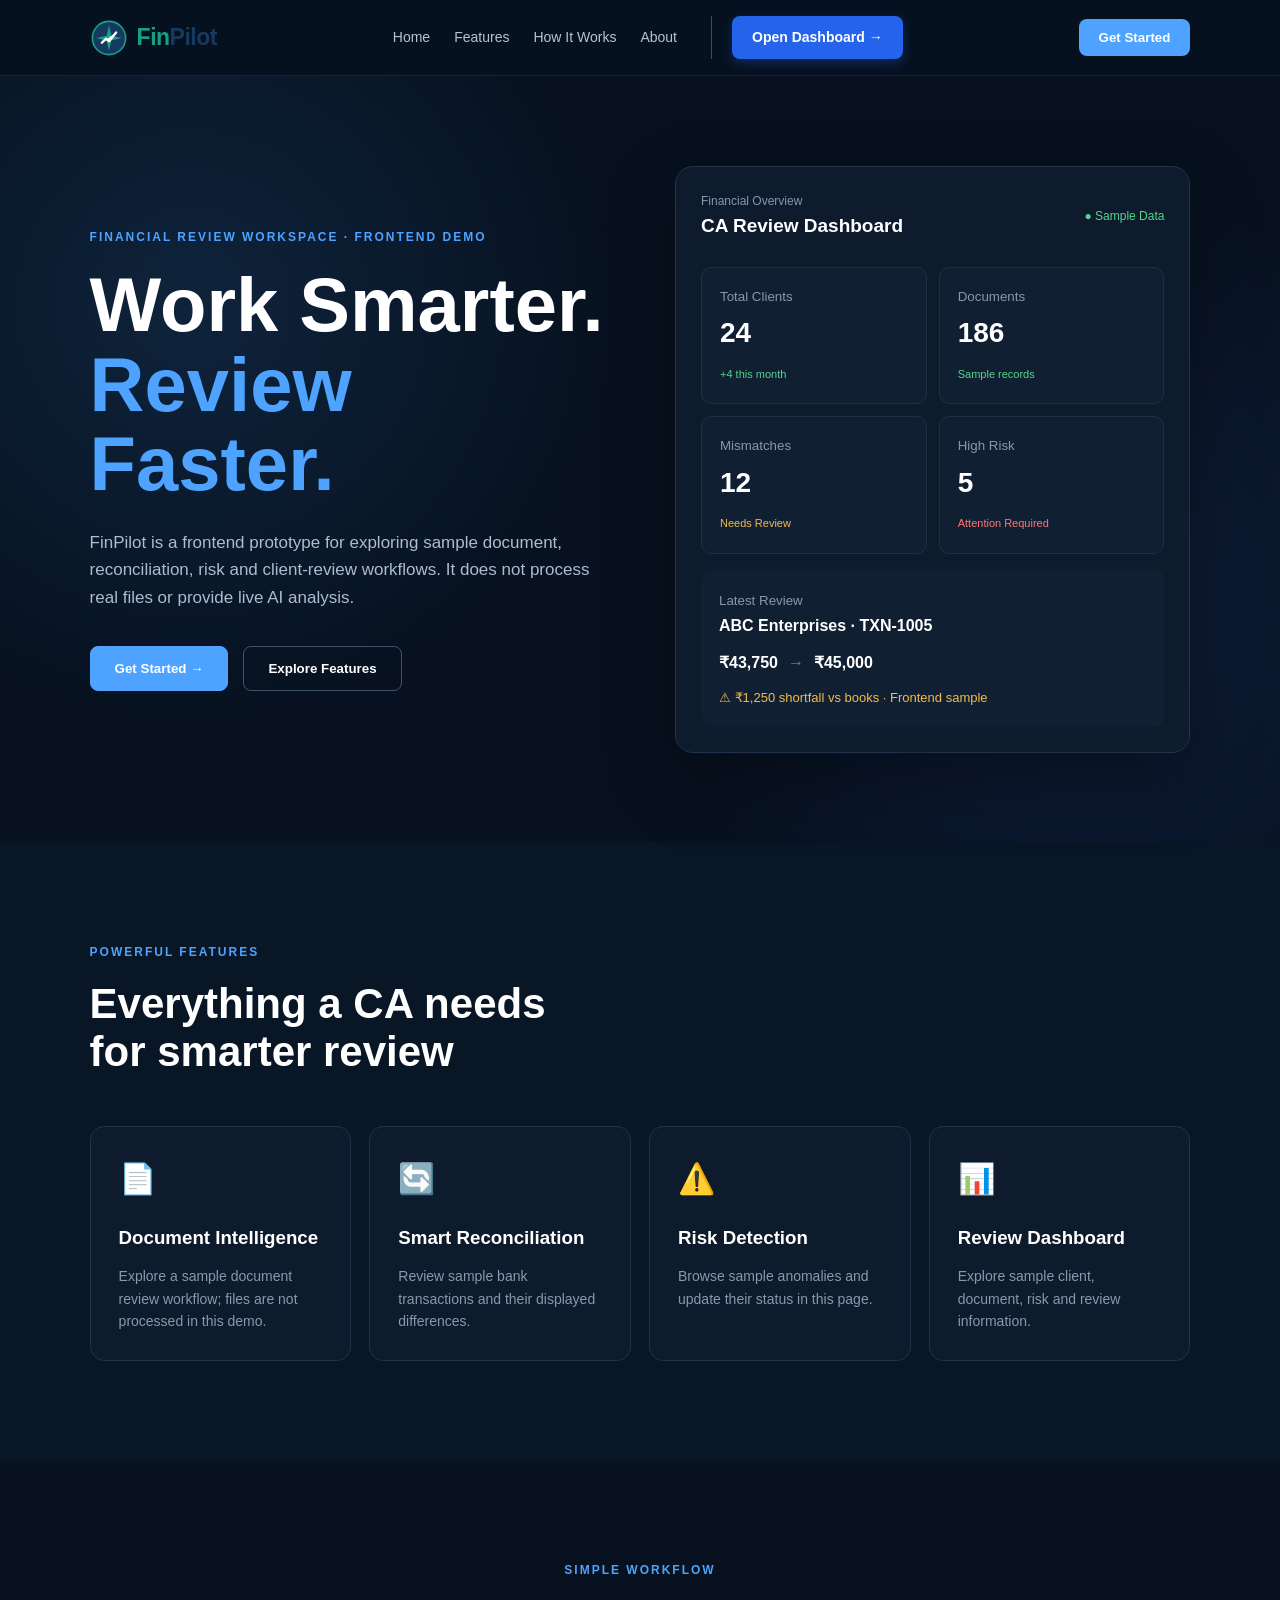
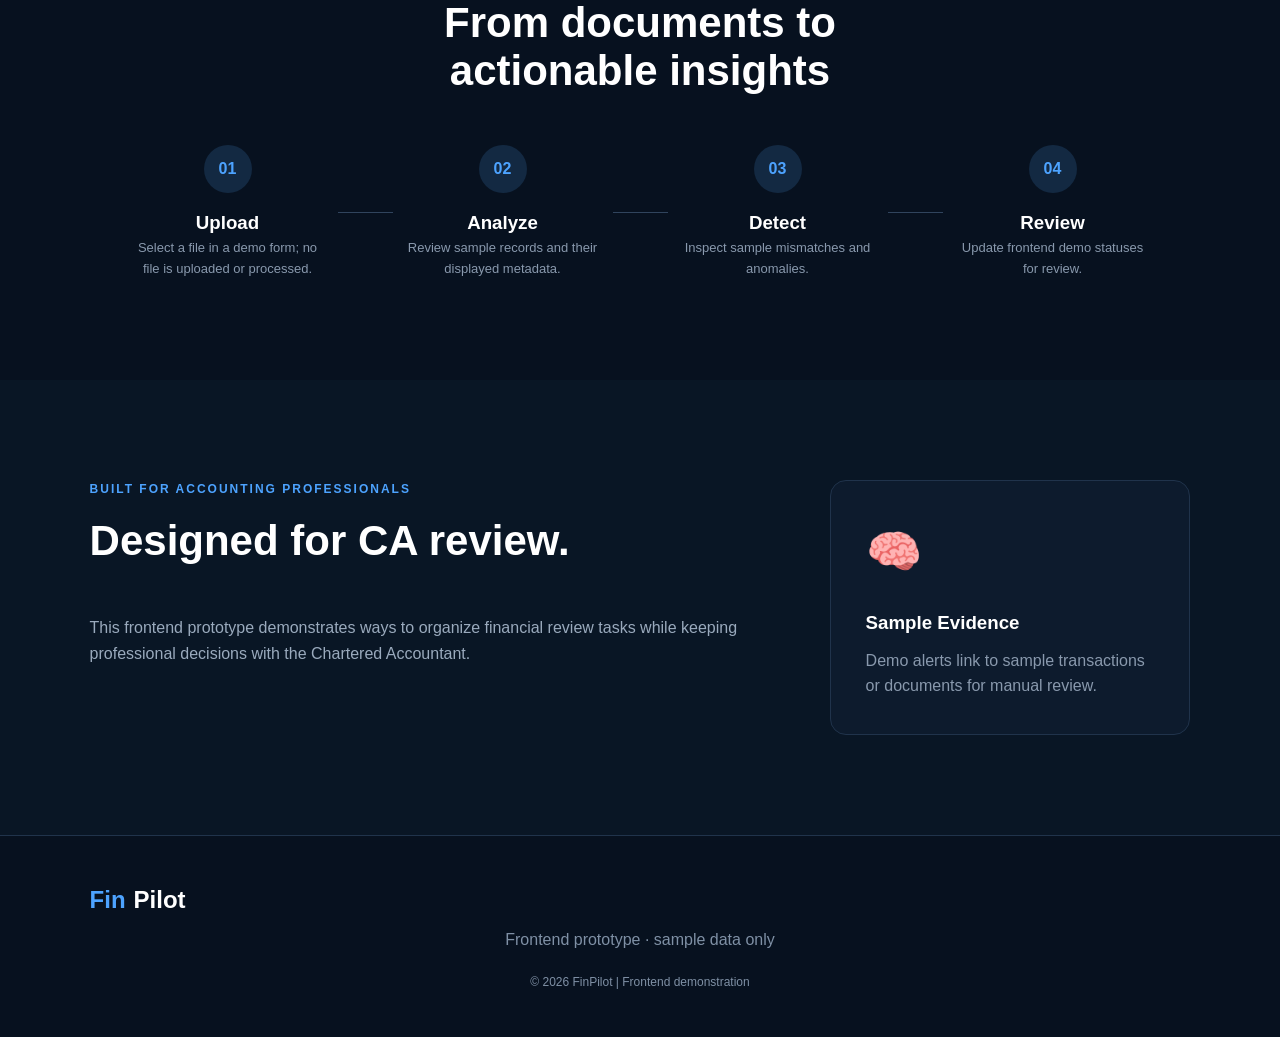
<file: index.html>
<!DOCTYPE html>
<html lang="en">
<head>
    <meta charset="UTF-8">
    <meta name="viewport" content="width=device-width, initial-scale=1.0">

    <title>FinPilot | Intelligent Financial Review</title>

    <link rel="stylesheet" href="css/style.css">

    <style>
        /* =========================
           Navigation Fix
        ========================= */

        .navbar {
            display: flex;
            align-items: center;
            justify-content: space-between;
            gap: 25px;
        }

        .navbar nav {
            display: flex;
            align-items: center;
            gap: 24px;
            flex: 1;
            justify-content: center;
        }

        .navbar nav a {
            text-decoration: none;
        }

        /* Separate Dashboard Button */
        .dashboard-nav {
            margin-left: 10px;
            padding-left: 20px;
            border-left: 1px solid rgba(255, 255, 255, 0.25);
        }

        .dashboard-nav a {
            display: inline-block;
            background: #2563eb;
            color: #ffffff !important;
            padding: 10px 20px;
            border-radius: 8px;
            font-weight: 600;
            box-shadow: 0 4px 12px rgba(37, 99, 235, 0.30);
            transition: all 0.3s ease;
        }

        .dashboard-nav a:hover {
            background: #1d4ed8;
            transform: translateY(-2px);
            box-shadow: 0 6px 16px rgba(37, 99, 235, 0.40);
        }

        /* Mobile Navigation */
        @media (max-width: 900px) {
            .navbar {
                flex-wrap: wrap;
                height: auto;
                min-height: 76px;
                padding-top: 12px;
                padding-bottom: 12px;
            }

            .navbar nav {
                order: 3;
                width: 100%;
                flex-wrap: wrap;
                gap: 15px;
            }

            .dashboard-nav {
                margin-left: 0;
                padding-left: 15px;
            }
        }

        @media (max-width: 600px) {
            .navbar nav {
                display: flex;
                justify-content: flex-start;
            }

            .dashboard-nav {
                border-left: none;
                padding-left: 0;
                width: 100%;
            }

            .dashboard-nav a {
                width: 100%;
                text-align: center;
                box-sizing: border-box;
            }
        }
    </style>
</head>

<body>

    <!-- =========================
         Navigation
    ========================== -->

    <header class="navbar">

        <div class="logo">
    <svg class="finpilot-logo-icon" viewBox="0 0 48 48" aria-label="FinPilot logo">
        <circle cx="24" cy="24" r="21"></circle>
        <path d="M24 8 L27 21 L40 24 L27 27 L24 40 L21 27 L8 24 L21 21 Z"></path>
        <path d="M15 30 L20 25 L24 28 L33 17"></path>
    </svg>

    <span class="finpilot-wordmark">
        <span class="fin">Fin</span><span class="pilot">Pilot</span>
    </span>
         </div>
        <nav>
            <a href="#home">Home</a>
            <a href="#features">Features</a>
            <a href="#workflow">How It Works</a>
            <a href="#about">About</a>

            <!-- Separate Dashboard Button -->
            <span class="dashboard-nav">
                <a href="dashboard.html">Open Dashboard →</a>
            </span>
        </nav>

        <button class="login-btn">Get Started</button>

    </header>


    <!-- =========================
         Hero Section
    ========================== -->

    <section id="home" class="hero">

        <div class="hero-content">

            <p class="tagline">FINANCIAL REVIEW WORKSPACE · FRONTEND DEMO</p>

            <h1>
                Work Smarter.<br>
                <span>Review Faster.</span>
            </h1>

            <p class="hero-text">
                FinPilot is a frontend prototype for exploring sample
                document, reconciliation, risk and client-review workflows.
                It does not process real files or provide live AI analysis.
            </p>

            <div class="hero-buttons">
                <button class="primary-btn">Get Started →</button>
                <button class="secondary-btn">Explore Features</button>
            </div>

        </div>


        <!-- Dashboard Preview -->

        <div class="dashboard-preview">

            <div class="preview-header">

                <div>
                    <p>Financial Overview</p>
                    <h3>CA Review Dashboard</h3>
                </div>

                <span class="status">● Sample Data</span>

            </div>


            <div class="stats">

                <div class="stat-card">
                    <small>Total Clients</small>
                    <strong>24</strong>
                    <span>+4 this month</span>
                </div>

                <div class="stat-card">
                    <small>Documents</small>
                    <strong>186</strong>
                    <span>Sample records</span>
                </div>

                <div class="stat-card warning">
                    <small>Mismatches</small>
                    <strong>12</strong>
                    <span>Needs Review</span>
                </div>

                <div class="stat-card danger">
                    <small>High Risk</small>
                    <strong>5</strong>
                    <span>Attention Required</span>
                </div>

            </div>


            <div class="review-box">

                <div>
                    <small>Latest Review</small>
                    <h4>ABC Enterprises · TXN-1005</h4>
                </div>

                <div class="amount">
                    <span>₹43,750</span>
                    <b>→</b>
                    <span>₹45,000</span>
                </div>

                <div class="mismatch">
                    ⚠ ₹1,250 shortfall vs books · Frontend sample
                </div>

            </div>

        </div>

    </section>


    <!-- =========================
         Features
    ========================== -->

    <section id="features" class="features-section">

        <p class="section-label">POWERFUL FEATURES</p>

        <h2>
            Everything a CA needs<br>
            for smarter review
        </h2>


        <div class="feature-grid">

            <div class="feature-card" role="button" tabindex="0" aria-pressed="false">

                <div class="icon">📄</div>

                <h3>Document Intelligence</h3>

                <p>
                    Explore a sample document review workflow; files are not processed in this demo.
                </p>

            </div>


            <div class="feature-card" role="button" tabindex="0" aria-pressed="false">

                <div class="icon">🔄</div>

                <h3>Smart Reconciliation</h3>

                <p>
                    Review sample bank transactions and their displayed differences.
                </p>

            </div>


            <div class="feature-card" role="button" tabindex="0" aria-pressed="false">

                <div class="icon">⚠️</div>

                <h3>Risk Detection</h3>

                <p>
                    Browse sample anomalies and update their status in this page.
                </p>

            </div>


            <div class="feature-card" role="button" tabindex="0" aria-pressed="false">

                <div class="icon">📊</div>

                <h3>Review Dashboard</h3>

                <p>
                    Explore sample client, document, risk and review information.
                </p>

            </div>

        </div>

    </section>


    <!-- =========================
         Workflow
    ========================== -->

    <section id="workflow" class="workflow-section">

        <p class="section-label">SIMPLE WORKFLOW</p>

        <h2>
            From documents to<br>
            actionable insights
        </h2>


        <div class="workflow">

            <div class="step">

                <span>01</span>

                <h3>Upload</h3>

                <p>
                    Select a file in a demo form; no file is uploaded or processed.
                </p>

            </div>


            <div class="line"></div>


            <div class="step">

                <span>02</span>

                <h3>Analyze</h3>

                <p>
                    Review sample records and their displayed metadata.
                </p>

            </div>


            <div class="line"></div>


            <div class="step">

                <span>03</span>

                <h3>Detect</h3>

                <p>
                    Inspect sample mismatches and anomalies.
                </p>

            </div>


            <div class="line"></div>


            <div class="step">

                <span>04</span>

                <h3>Review</h3>

                <p>
                    Update frontend demo statuses for review.
                </p>

            </div>

        </div>

    </section>


    <!-- =========================
         About
    ========================== -->

    <section id="about" class="about-section">

        <div>

            <p class="section-label">
                BUILT FOR ACCOUNTING PROFESSIONALS
            </p>

            <h2>
                Designed for CA review.
            </h2>

            <p>
                This frontend prototype demonstrates ways to organize
                financial review tasks while keeping professional
                decisions with the Chartered Accountant.
            </p>

        </div>


        <div class="about-card">

            <div class="big-icon">🧠</div>

            <h3>Sample Evidence</h3>

            <p>
                Demo alerts link to sample transactions or documents for manual review.
            </p>

        </div>

    </section>


    <!-- =========================
         Footer
    ========================== -->

    <footer>

        <div class="logo">
            <span>Fin</span>Pilot
        </div>

        <p>
            Frontend prototype · sample data only
        </p>

        <p class="copyright">
            © 2026 FinPilot | Frontend demonstration
        </p>

    </footer>


    <script src="js/script.js"></script>

</body>
</html>
</file>
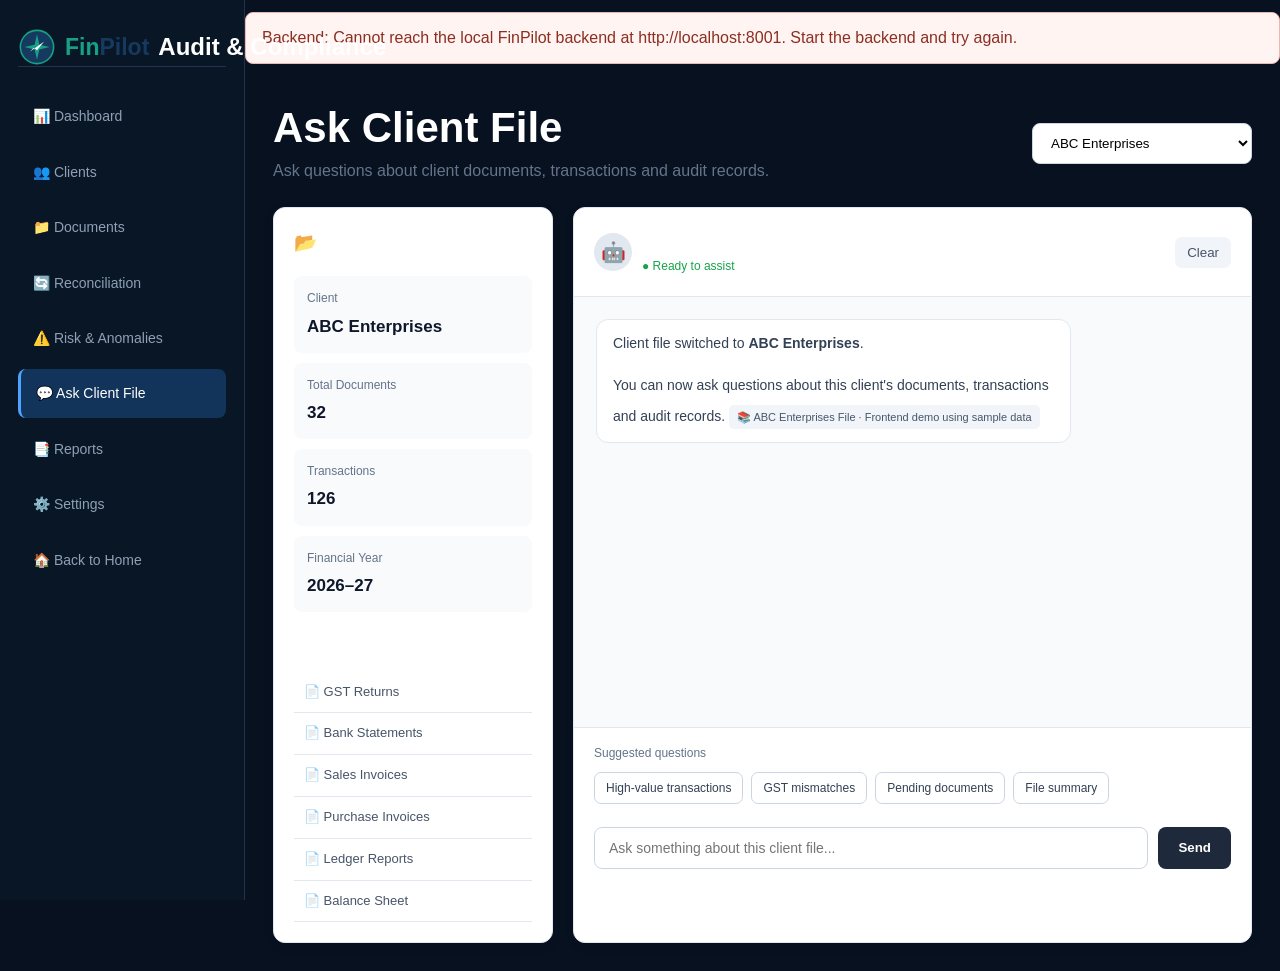
<file: ask-client.html>
<!DOCTYPE html>
<html lang="en">
<head>
    <meta charset="UTF-8">
    <meta name="viewport" content="width=device-width, initial-scale=1.0">

    <title>Ask Client File | FinPilot</title>

    <link rel="stylesheet" href="css/style.css">

    <style>
        .ask-page {
            padding: 28px;
        }

        .page-header {
            display: flex;
            justify-content: space-between;
            align-items: center;
            gap: 20px;
            margin-bottom: 24px;
            flex-wrap: wrap;
        }

        .page-header h2 {
            margin: 0 0 6px;
        }

        .page-header p {
            margin: 0;
            color: #64748b;
        }

        .client-selector {
            min-width: 220px;
            padding: 11px 14px;
            border: 1px solid #cbd5e1;
            border-radius: 8px;
            background: white;
        }

        .assistant-layout {
            display: grid;
            grid-template-columns: 280px 1fr;
            gap: 20px;
        }

        /* Left panel */

        .file-panel {
            background: white;
            border: 1px solid #e2e8f0;
            border-radius: 12px;
            padding: 20px;
            box-shadow: 0 3px 12px rgba(15, 23, 42, 0.06);
            height: fit-content;
        }

        .file-panel h3 {
            margin-top: 0;
            margin-bottom: 18px;
        }

        .file-stat {
            background: #f8fafc;
            border-radius: 8px;
            padding: 13px;
            margin-bottom: 10px;
        }

        .file-stat span {
            display: block;
            color: #64748b;
            font-size: 12px;
            margin-bottom: 4px;
        }

        .file-stat strong {
            font-size: 17px;
            color: #0f172a;
        }

        .source-list {
            margin-top: 22px;
        }

        .source-list h4 {
            margin-bottom: 12px;
        }

        .source-item {
            padding: 10px;
            border-bottom: 1px solid #e2e8f0;
            font-size: 13px;
            color: #475569;
        }

        /* Chat */

        .chat-panel {
            background: white;
            border: 1px solid #e2e8f0;
            border-radius: 12px;
            box-shadow: 0 3px 12px rgba(15, 23, 42, 0.06);
            overflow: hidden;
        }

        .chat-header {
            padding: 18px 20px;
            border-bottom: 1px solid #e2e8f0;
            display: flex;
            justify-content: space-between;
            align-items: center;
        }

        .assistant-title {
            display: flex;
            align-items: center;
            gap: 10px;
        }

        .assistant-icon {
            width: 38px;
            height: 38px;
            border-radius: 50%;
            background: #e2e8f0;
            display: flex;
            align-items: center;
            justify-content: center;
            font-size: 20px;
        }

        .assistant-title h3 {
            margin: 0;
            font-size: 16px;
        }

        .assistant-title span {
            font-size: 12px;
            color: #16a34a;
        }

        .clear-btn {
            border: none;
            background: #f1f5f9;
            color: #475569;
            padding: 8px 12px;
            border-radius: 7px;
            cursor: pointer;
        }

        .chat-body {
            height: 430px;
            overflow-y: auto;
            padding: 22px;
            background: #f8fafc;
        }

        .message {
            display: flex;
            margin-bottom: 18px;
        }

        .message.user {
            justify-content: flex-end;
        }

        .message-bubble {
            max-width: 75%;
            padding: 13px 16px;
            border-radius: 12px;
            line-height: 1.5;
            font-size: 14px;
        }

        .message.assistant .message-bubble {
            background: white;
            border: 1px solid #e2e8f0;
            color: #334155;
        }

        .message.user .message-bubble {
            background: #1e293b;
            color: white;
        }

        .source-tag {
            display: inline-block;
            margin-top: 9px;
            padding: 4px 8px;
            border-radius: 5px;
            background: #f1f5f9;
            color: #475569;
            font-size: 11px;
        }

        /* Suggestions */

        .suggestions {
            padding: 16px 20px 8px;
            border-top: 1px solid #e2e8f0;
        }

        .suggestions-title {
            font-size: 12px;
            color: #64748b;
            margin-bottom: 9px;
        }

        .suggestion-buttons {
            display: flex;
            gap: 8px;
            flex-wrap: wrap;
        }

        .suggestion-btn {
            border: 1px solid #cbd5e1;
            background: white;
            padding: 8px 11px;
            border-radius: 7px;
            cursor: pointer;
            font-size: 12px;
            color: #334155;
        }

        .suggestion-btn:hover {
            background: #f8fafc;
        }

        /* Input */

        .chat-input-area {
            padding: 15px 20px 20px;
            display: flex;
            gap: 10px;
        }

        .chat-input {
            flex: 1;
            padding: 12px 14px;
            border: 1px solid #cbd5e1;
            border-radius: 8px;
            outline: none;
            font-size: 14px;
        }

        .chat-input:focus {
            border-color: #64748b;
        }

        .send-btn {
            border: none;
            background: #1e293b;
            color: white;
            padding: 0 20px;
            border-radius: 8px;
            cursor: pointer;
            font-weight: 600;
        }

        .send-btn:hover {
            opacity: 0.9;
        }

        /* Empty / loading */

        .typing {
            color: #64748b;
            font-size: 13px;
            font-style: italic;
            margin-bottom: 15px;
        }

        @media (max-width: 850px) {
            .assistant-layout {
                grid-template-columns: 1fr;
            }

            .file-panel {
                height: auto;
            }
        }

        @media (max-width: 600px) {
            .ask-page {
                padding: 16px;
            }

            .chat-body {
                height: 380px;
            }

            .message-bubble {
                max-width: 90%;
            }

            .chat-input-area {
                padding: 12px;
            }

            .send-btn {
                padding: 0 14px;
            }
        }
    </style>
</head>

<body>

<div class="app-container">

    <!-- Sidebar -->
    <aside class="sidebar">

        <div class="logo">
            <svg class="finpilot-logo-icon" viewBox="0 0 48 48" aria-label="FinPilot logo">
                <circle cx="24" cy="24" r="21"></circle>
                <path d="M24 8 L27 21 L40 24 L27 27 L24 40 L21 27 L8 24 L21 21 Z"></path>
                <path d="M15 30 L20 25 L24 28 L33 17"></path>
            </svg>

            <div class="finpilot-wordmark">
                <span class="fin">Fin</span><span class="pilot">Pilot</span>
            </div>

            <p>Audit & Compliance</p>
        </div>

        <nav>

            <a href="dashboard.html">
                📊 Dashboard
            </a>

            <a href="clients.html">
                👥 Clients
            </a>

            <a href="documents.html">
                📁 Documents
            </a>

            <a href="reconciliation.html">
                🔄 Reconciliation
            </a>

            <a href="risk.html">
                ⚠️ Risk & Anomalies
            </a>

            <a href="ask-client.html" class="active">
                💬 Ask Client File
            </a>

            <a href="reports.html">
                📑 Reports
            </a>

            <a href="settings.html">
                ⚙️ Settings
            </a>

            <a href="index.html">
                🏠 Back to Home
            </a>

        </nav>

    </aside>


    <!-- Main -->
    <main class="main-content">

        <div class="ask-page">

            <!-- Header -->
            <div class="page-header">

                <div>
                    <h2>Ask Client File</h2>
                    <p>
                        Ask questions about client documents, transactions and audit records.
                    </p>
                </div>

                <select
                    id="clientSelect"
                    class="client-selector"
                    aria-label="Select client file"
                    onchange="changeClient()"
                >
                    <option value="ABC Enterprises">ABC Enterprises</option>
                    <option value="Shree Traders">Shree Traders</option>
                    <option value="Patil Industries">Patil Industries</option>
                    <option value="Global Services">Global Services</option>
                </select>

            </div>


            <!-- Assistant Layout -->
            <div class="assistant-layout">

                <!-- File Information -->
                <div class="file-panel">

                    <h3>📂 Client File</h3>

                    <div class="file-stat">
                        <span>Client</span>
                        <strong id="selectedClient">
                            ABC Enterprises
                        </strong>
                    </div>

                    <div class="file-stat">
                        <span>Total Documents</span>
                        <strong id="clientDocumentCount">48</strong>
                    </div>

                    <div class="file-stat">
                        <span>Transactions</span>
                        <strong id="clientTransactionCount">126</strong>
                    </div>

                    <div class="file-stat">
                        <span>Financial Year</span>
                        <strong>2026–27</strong>
                    </div>


                    <div class="source-list">

                        <h4>Available Sources</h4>

                        <div class="source-item">
                            📄 GST Returns
                        </div>

                        <div class="source-item">
                            📄 Bank Statements
                        </div>

                        <div class="source-item">
                            📄 Sales Invoices
                        </div>

                        <div class="source-item">
                            📄 Purchase Invoices
                        </div>

                        <div class="source-item">
                            📄 Ledger Reports
                        </div>

                        <div class="source-item">
                            📄 Balance Sheet
                        </div>

                    </div>

                </div>


                <!-- Chat -->
                <div class="chat-panel">

                    <div class="chat-header">

                        <div class="assistant-title">

                            <div class="assistant-icon">
                                🤖
                            </div>

                            <div>
                                <h3>Client File Assistant</h3>
                                <span>● Ready to assist</span>
                            </div>

                        </div>

                        <button
                            class="clear-btn"
                            onclick="clearChat()"
                        >
                            Clear
                        </button>

                    </div>


                    <div
                        class="chat-body"
                        id="chatBody"
                    >

                        <div class="message assistant">

                            <div class="message-bubble">

                                Hello! I can help you review the
                                <strong>ABC Enterprises</strong> client file.

                                <br><br>

                                You can ask me about transactions,
                                GST records, invoices, bank statements,
                                ledgers or financial information.

                                <div class="source-tag">
                                    📚 Client File · Frontend demo using sample data
                                </div>

                            </div>

                        </div>

                    </div>


                    <!-- Suggestions -->
                    <div class="suggestions">

                        <div class="suggestions-title">
                            Suggested questions
                        </div>

                        <div class="suggestion-buttons">

                            <button
                                class="suggestion-btn"
                                onclick="askSuggestion('Show me high-value transactions')"
                            >
                                High-value transactions
                            </button>

                            <button
                                class="suggestion-btn"
                                onclick="askSuggestion('Are there any GST mismatches?')"
                            >
                                GST mismatches
                            </button>

                            <button
                                class="suggestion-btn"
                                onclick="askSuggestion('Show pending documents')"
                            >
                                Pending documents
                            </button>

                            <button
                                class="suggestion-btn"
                                onclick="askSuggestion('Summarize this client file')"
                            >
                                File summary
                            </button>

                        </div>

                    </div>


                    <!-- Input -->
                    <div class="chat-input-area">

                        <input
                            type="text"
                            id="chatInput"
                            class="chat-input"
                            placeholder="Ask something about this client file..."
                            onkeydown="handleEnter(event)"
                        >

                        <button
                            class="send-btn"
                            onclick="sendQuestion()"
                        >
                            Send
                        </button>

                    </div>

                </div>

            </div>

        </div>

    </main>

</div>


<script>

    const clientFileData = {
        "ABC Enterprises": {
            documents: 32,
            transactions: 126,
            pending: 3,
            highlight: "TXN-1005: ₹43,750 bank amount versus ₹45,000 in books, a ₹1,250 shortfall",
            gstMismatch: false,
            sources: "GST returns, bank statements, invoices, ledgers and financial statements"
        },
        "Shree Traders": {
            documents: 27,
            transactions: 92,
            pending: 4,
            highlight: "₹52,500 GST mismatch requiring invoice and ledger verification",
            gstMismatch: true,
            sources: "GST returns, bank statements, purchase invoices and ledgers"
        },
        "Patil Industries": {
            documents: 41,
            transactions: 108,
            pending: 2,
            highlight: "₹1,25,000 bank transaction with a ₹7,000 reconciliation exception",
            gstMismatch: false,
            sources: "Bank statements, engineering invoices, ledgers and financial statements"
        },
        "Global Services": {
            documents: 19,
            transactions: 74,
            pending: 1,
            highlight: "₹96,000 matched transaction in the available sample records",
            gstMismatch: false,
            sources: "Bank statements, service invoices, ledgers and balance sheets"
        }
    };

    let chatContextVersion = 0;

    /* Client selection */

    function changeClient() {
        chatContextVersion++;

        const client =
            document.getElementById("clientSelect").value;

        document.getElementById("selectedClient").textContent =
            client;

        const clientData = clientFileData[client];
        document.getElementById("clientDocumentCount").textContent = clientData.documents;
        document.getElementById("clientTransactionCount").textContent = clientData.transactions;

        const chatBody =
            document.getElementById("chatBody");

        chatBody.innerHTML = `
            <div class="message assistant">
                <div class="message-bubble">
                    Client file switched to
                    <strong>${escapeHtml(client)}</strong>.
                    <br><br>
                    You can now ask questions about this client's
                    documents, transactions and audit records.
                    <div class="source-tag">
                        📚 ${escapeHtml(client)} File · Frontend demo using sample data
                    </div>
                </div>
            </div>
        `;

    }


    /* Send question */

    function sendQuestion() {

        const input =
            document.getElementById("chatInput");

        const question =
            input.value.trim();

        if (question === "") {
            return;
        }

        addUserMessage(question);

        input.value = "";

        showAssistantResponse(question);

    }


    /* Enter key */

    function handleEnter(event) {

        if (event.key === "Enter") {
            sendQuestion();
        }

    }


    /* Suggested question */

    function askSuggestion(question) {

        document.getElementById("chatInput").value =
            question;

        sendQuestion();

    }


    /* Add user message */

    function addUserMessage(text) {

        const chatBody =
            document.getElementById("chatBody");

        const message =
            document.createElement("div");

        message.className = "message user";

        message.innerHTML = `
            <div class="message-bubble">
                ${escapeHtml(text)}
            </div>
        `;

        chatBody.appendChild(message);

        chatBody.scrollTop =
            chatBody.scrollHeight;

    }


    /* Demo assistant response */

    function showAssistantResponse(question) {

        const chatBody =
            document.getElementById("chatBody");
        const client = document.getElementById("clientSelect").value;
        const clientData = clientFileData[client];

        const typing =
            document.createElement("div");

        typing.className = "typing";

        typing.textContent =
            "Preparing a frontend demo reply from sample data...";

        chatBody.appendChild(typing);

        chatBody.scrollTop =
            chatBody.scrollHeight;

        const requestContext = chatContextVersion;

        setTimeout(function() {

            typing.remove();

            if (
                requestContext !== chatContextVersion ||
                document.getElementById("clientSelect").value !== client
            ) {
                return;
            }

            const lower =
                question.toLowerCase();

            let response = "";

            let source = "📚 Client File";

            const safeClient = escapeHtml(client);

            if (
                lower.includes("high-value") ||
                lower.includes("transaction")
            ) {

                response =
                    safeClient + " has " + clientData.transactions +
                    " sample transactions. The highlighted item is " + clientData.highlight +
                    ". Cross-check it with the related invoices and bank records.";

                source = "🏦 Bank Statements + Ledger";

            }

            else if (
                lower.includes("gst")
            ) {

                response =
                    clientData.gstMismatch
                        ? "A GST mismatch is present in the " + safeClient +
                          " sample records. " + clientData.highlight +
                          ". Verify the invoice against the accounting record."
                        : "No GST mismatch is flagged in the available " + safeClient +
                          " sample records. Continue routine verification against the GST returns.";

                source = "🧾 GST Returns";

            }

            else if (
                lower.includes("pending") ||
                lower.includes("document")
            ) {

                response =
                    safeClient + " has " + clientData.pending +
                    " sample documents pending review. Check relevant invoices, bank statements and GST records before completing the review.";

                source = "📄 Document Register";

            }

            else if (
                lower.includes("summary") ||
                lower.includes("summarize")
            ) {

                response =
                    safeClient + " currently has " + clientData.documents +
                    " sample documents and " + clientData.transactions +
                    " recorded transactions for FY 2026–27. Available sample sources include " +
                    clientData.sources + ". " + clientData.pending +
                    " documents are marked pending review.";

                source = "📊 Client File Summary";

            }

            else {

                response =
                    "For " + safeClient + ", the available sample data highlights " +
                    clientData.highlight + ". Please verify the relevant source records; " +
                    "this frontend demo does not analyze uploaded files.";

                source = "📚 Client File";

            }


            const message =
                document.createElement("div");

            message.className =
                "message assistant";

            message.innerHTML = `
                <div class="message-bubble">
                    ${response}
                    <div class="source-tag">
                        ${source} · Frontend demo
                    </div>
                </div>
            `;

            chatBody.appendChild(message);

            chatBody.scrollTop =
                chatBody.scrollHeight;

        }, 700);

    }


    /* Clear chat */

    function clearChat() {
        chatContextVersion++;

        const chatBody =
            document.getElementById("chatBody");

        chatBody.innerHTML = `
            <div class="message assistant">
                <div class="message-bubble">
                    Chat cleared.
                    <br><br>
                    Ask me anything about the selected ${escapeHtml(
                        document.getElementById("clientSelect").value
                    )} client file.
                    <div class="source-tag">
                        📚 Client File · Frontend demo using sample data
                    </div>
                </div>
            </div>
        `;

    }


    /* Basic HTML safety */

    function escapeHtml(text) {

        const div =
            document.createElement("div");

        div.textContent = text;

        return div.innerHTML;

    }


    changeClient();


    /* Close any accidental modal-style click */

    window.onclick = function(event) {

        if (event.target === document.body) {
            return;
        }

    };

</script>

    <script src="js/api.js"></script>
    <script src="js/backend-integration.js"></script>
</body>
</html>
</file>
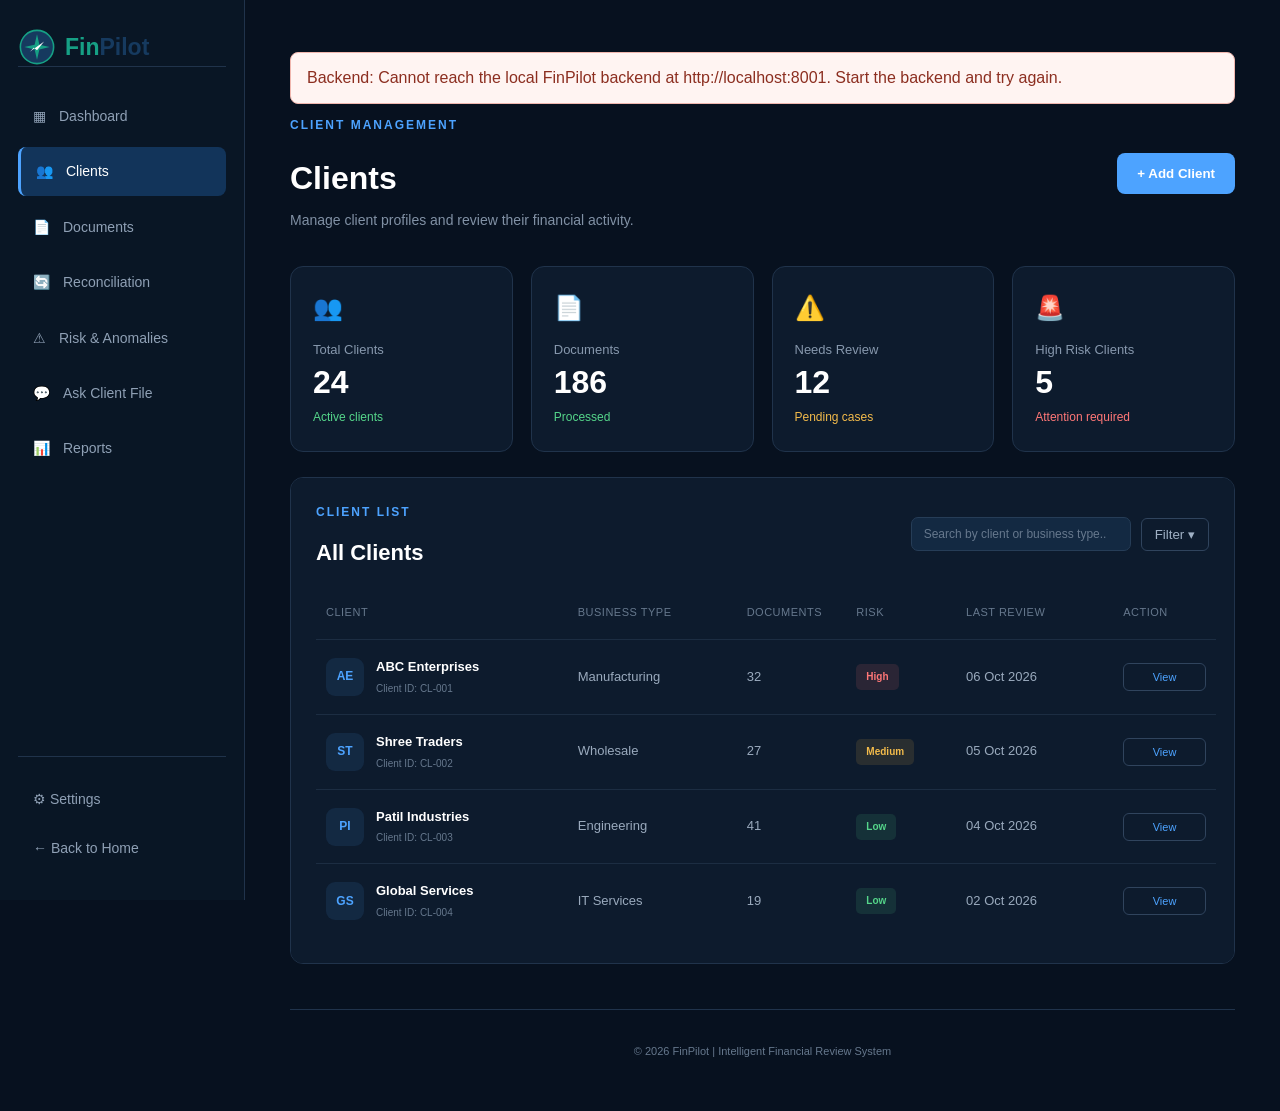
<file: clients.html>
<!DOCTYPE html>
<html lang="en">
<head>
    <meta charset="UTF-8">
    <meta name="viewport" content="width=device-width, initial-scale=1.0">

    <title>FinPilot | Clients</title>

    <link rel="stylesheet" href="css/style.css">

    <style>
        /* =========================================
           CLIENT DETAILS POPUP
        ========================================= */

        .client-modal {
            display: none;
            position: fixed;
            inset: 0;
            background: rgba(0, 0, 0, 0.70);
            align-items: center;
            justify-content: center;
            z-index: 9999;
        }

        .client-modal-content {
            width: 420px;
            max-width: 90%;
            max-height: 90vh;
            overflow-y: auto;
            background: #0d1b2a;
            border: 1px solid #263d57;
            border-radius: 14px;
            padding: 28px;
            position: relative;
            box-shadow: 0 20px 60px rgba(0, 0, 0, 0.5);
        }

        .client-modal-content h2 {
            color: #ffffff;
            font-size: 22px;
            margin-bottom: 6px;
        }

        .modal-subtitle {
            color: #66788d;
            font-size: 12px;
            margin-bottom: 25px;
        }

        .modal-close {
            position: absolute;
            top: 14px;
            right: 16px;
            background: transparent;
            border: none;
            color: #9aaabd;
            font-size: 25px;
            cursor: pointer;
        }

        .modal-close:hover {
            color: #ffffff;
        }

        .modal-details {
            display: grid;
            gap: 15px;
        }

        .modal-details div {
            background: #132942;
            border-radius: 8px;
            padding: 13px 15px;
        }

        .modal-details span {
            display: block;
            color: #66788d;
            font-size: 10px;
            text-transform: uppercase;
            margin-bottom: 5px;
        }

        .modal-details strong {
            color: #ffffff;
            font-size: 13px;
        }


        /* =========================================
           ADD CLIENT FORM
        ========================================= */

        .modal-form-group {
            margin-bottom: 16px;
        }

        .modal-form-group label {
            display: block;
            color: #9aaabd;
            font-size: 11px;
            margin-bottom: 7px;
        }

        .modal-form-group input,
        .modal-form-group select {
            width: 100%;
            box-sizing: border-box;
            padding: 11px 12px;
            background: #132942;
            border: 1px solid #263d57;
            border-radius: 7px;
            color: #ffffff;
            font-size: 12px;
            outline: none;
        }

        .modal-form-group input:focus,
        .modal-form-group select:focus {
            border-color: #4f7ea8;
        }

        .modal-form-group input::placeholder {
            color: #66788d;
        }

        .add-client-submit {
            width: 100%;
            margin-top: 5px;
        }


        /* =========================================
           CLIENT FILTER
        ========================================= */

        .filter-container {
            position: relative;
        }

        .client-tools {
            display: flex;
            align-items: center;
            justify-content: flex-end;
            flex-wrap: wrap;
            gap: 10px;
        }

        .client-search input {
            width: 220px;
            max-width: 100%;
            box-sizing: border-box;
            padding: 9px 12px;
            background: #132942;
            border: 1px solid #263d57;
            border-radius: 7px;
            color: #ffffff;
            font-size: 12px;
        }

        .client-search input::placeholder {
            color: #66788d;
        }

        .client-empty {
            display: none;
            padding: 24px 10px;
            color: #66788d;
            text-align: center;
            font-size: 12px;
        }

        @media (max-width: 600px) {
            .client-tools,
            .client-search,
            .client-search input {
                width: 100%;
            }
        }

        .filter-menu {
            display: none;
            position: absolute;
            right: 0;
            top: 42px;
            width: 160px;
            background: #0d1b2a;
            border: 1px solid #263d57;
            border-radius: 8px;
            padding: 6px;
            z-index: 1000;
            box-shadow: 0 12px 30px rgba(0, 0, 0, 0.35);
        }

        .filter-menu button {
            width: 100%;
            padding: 10px;
            background: transparent;
            border: none;
            border-radius: 5px;
            color: #9aaabd;
            text-align: left;
            font-size: 11px;
            cursor: pointer;
        }

        .filter-menu button:hover {
            background: #132942;
            color: #ffffff;
        }

    </style>
</head>


<body class="dashboard-page">


    <!-- =========================================
         SIDEBAR
    ========================================= -->

    <aside class="sidebar">

        <div class="logo">
            <svg class="finpilot-logo-icon" viewBox="0 0 48 48" aria-label="FinPilot logo">
                <circle cx="24" cy="24" r="21"></circle>
                <path d="M24 8 L27 21 L40 24 L27 27 L24 40 L21 27 L8 24 L21 21 Z"></path>
                <path d="M15 30 L20 25 L24 28 L33 17"></path>
            </svg>

            <span class="finpilot-wordmark">
                <span class="fin">Fin</span><span class="pilot">Pilot</span>
            </span>
        </div>

        <div class="sidebar-menu">

            <a href="dashboard.html">
                <span>▦</span>
                Dashboard
            </a>

            <a href="clients.html" class="active">
                <span>👥</span>
                Clients
            </a>

            <a href="documents.html">
                <span>📄</span>
                Documents
            </a>

            <a href="reconciliation.html">
                <span>🔄</span>
                Reconciliation
            </a>

            <a href="risk.html">
                <span>⚠</span>
                Risk & Anomalies
            </a>

            <a href="ask-client.html">
                <span>💬</span>
                Ask Client File
            </a>

            <a href="reports.html">
                <span>📊</span>
                Reports
            </a>

        </div>

        <div class="sidebar-bottom">

            <a href="settings.html">⚙ Settings</a>

            <a href="index.html">
                ← Back to Home
            </a>

        </div>

    </aside>


    <!-- =========================================
         MAIN CONTENT
    ========================================= -->

    <main class="dashboard-main">


        <!-- TOP BAR -->

        <div class="dashboard-topbar">

            <div>

                <p class="section-label">
                    CLIENT MANAGEMENT
                </p>

                <h1>
                    Clients
                </h1>

                <p class="dashboard-subtitle">
                    Manage client profiles and review their financial activity.
                </p>

            </div>


            <button class="dashboard-btn" onclick="openAddClient()">
                + Add Client
            </button>

        </div>



        <!-- =========================================
             CLIENT SUMMARY
        ========================================= -->

        <section class="dashboard-stats">


            <div class="dashboard-stat">

                <div class="stat-icon">
                    👥
                </div>

                <p>
                    Total Clients
                </p>

                <h2 id="totalClients">
                    24
                </h2>

                <span>
                    Active clients
                </span>

            </div>


            <div class="dashboard-stat">

                <div class="stat-icon">
                    📄
                </div>

                <p>
                    Documents
                </p>

                <h2>
                    186
                </h2>

                <span>
                    Processed
                </span>

            </div>


            <div class="dashboard-stat warning-stat">

                <div class="stat-icon">
                    ⚠️
                </div>

                <p>
                    Needs Review
                </p>

                <h2>
                    12
                </h2>

                <span>
                    Pending cases
                </span>

            </div>


            <div class="dashboard-stat danger-stat">

                <div class="stat-icon">
                    🚨
                </div>

                <p>
                    High Risk Clients
                </p>

                <h2 id="highRiskClientCount">
                    5
                </h2>

                <span>
                    Attention required
                </span>

            </div>


        </section>



        <!-- =========================================
             CLIENT TABLE
        ========================================= -->

        <section class="dashboard-panel clients-panel">


            <div class="panel-heading">

                <div>

                    <p class="section-label">
                        CLIENT LIST
                    </p>

                    <h2>
                        All Clients
                    </h2>

                </div>


                <div class="client-tools">
                    <div class="client-search">
                        <input
                            type="search"
                            id="clientSearch"
                            aria-label="Search clients"
                            placeholder="Search by client or business type..."
                            oninput="applyClientFilter()">
                    </div>

                <div class="filter-container">

                    <button type="button" class="view-btn" onclick="toggleFilter()">
                        Filter ▾
                    </button>


                    <div id="filterMenu" class="filter-menu">

                        <button type="button" onclick="filterClients('all')">
                            👥 All Clients
                        </button>

                        <button type="button" onclick="filterClients('high')">
                            🔴 High Risk
                        </button>

                        <button type="button" onclick="filterClients('medium')">
                            🟡 Medium Risk
                        </button>

                        <button type="button" onclick="filterClients('low')">
                            🟢 Low Risk
                        </button>

                    </div>
                    </div>

                </div>

            </div>



            <div class="client-table">


                <!-- TABLE HEADER -->

                <div class="client-row client-header">

                    <span>
                        Client
                    </span>

                    <span>
                        Business Type
                    </span>

                    <span>
                        Documents
                    </span>

                    <span>
                        Risk
                    </span>

                    <span>
                        Last Review
                    </span>

                    <span>
                        Action
                    </span>

                </div>



                <!-- CLIENT 1 -->

                <div class="client-row">

                    <div class="client-name">

                        <div class="client-avatar">
                            AE
                        </div>

                        <div>

                            <h3>
                                ABC Enterprises
                            </h3>

                            <p>
                                Client ID: CL-001
                            </p>

                        </div>

                    </div>


                    <span>
                        Manufacturing
                    </span>


                    <span>
                        32
                    </span>


                    <span class="client-risk high">
                        High
                    </span>


                    <span>
                        06 Oct 2026
                    </span>


                    <button
                        class="client-action"
                        onclick="showClient('ABC Enterprises', 'CL-001', 'Manufacturing', '32', 'High', '06 Oct 2026')">

                        View

                    </button>

                </div>



                <!-- CLIENT 2 -->

                <div class="client-row">

                    <div class="client-name">

                        <div class="client-avatar">
                            ST
                        </div>

                        <div>

                            <h3>
                                Shree Traders
                            </h3>

                            <p>
                                Client ID: CL-002
                            </p>

                        </div>

                    </div>


                    <span>
                        Wholesale
                    </span>


                    <span>
                        27
                    </span>


                    <span class="client-risk medium">
                        Medium
                    </span>


                    <span>
                        05 Oct 2026
                    </span>


                    <button
                        class="client-action"
                        onclick="showClient('Shree Traders', 'CL-002', 'Wholesale', '27', 'Medium', '05 Oct 2026')">

                        View

                    </button>

                </div>



                <!-- CLIENT 3 -->

                <div class="client-row">

                    <div class="client-name">

                        <div class="client-avatar">
                            PI
                        </div>

                        <div>

                            <h3>
                                Patil Industries
                            </h3>

                            <p>
                                Client ID: CL-003
                            </p>

                        </div>

                    </div>


                    <span>
                        Engineering
                    </span>


                    <span>
                        41
                    </span>


                    <span class="client-risk low">
                        Low
                    </span>


                    <span>
                        04 Oct 2026
                    </span>


                    <button
                        class="client-action"
                        onclick="showClient('Patil Industries', 'CL-003', 'Engineering', '41', 'Low', '04 Oct 2026')">

                        View

                    </button>

                </div>



                <!-- CLIENT 4 -->

                <div class="client-row">

                    <div class="client-name">

                        <div class="client-avatar">
                            GS
                        </div>

                        <div>

                            <h3>
                                Global Services
                            </h3>

                            <p>
                                Client ID: CL-004
                            </p>

                        </div>

                    </div>


                    <span>
                        IT Services
                    </span>


                    <span>
                        19
                    </span>


                    <span class="client-risk low">
                        Low
                    </span>


                    <span>
                        02 Oct 2026
                    </span>


                    <button
                        class="client-action"
                        onclick="showClient('Global Services', 'CL-004', 'IT Services', '19', 'Low', '02 Oct 2026')">

                        View

                    </button>

                </div>


            </div>

            <p id="clientEmpty" class="client-empty">No clients match your search and risk filter.</p>

        </section>



        <!-- FOOTER -->

        <footer class="dashboard-footer">

            <p>
                © 2026 FinPilot | Intelligent Financial Review System
            </p>

        </footer>


    </main>



    <!-- =========================================
         CLIENT DETAILS MODAL
    ========================================= -->

    <div id="clientModal" class="client-modal">


        <div class="client-modal-content">


            <button
                class="modal-close"
                type="button"
                aria-label="Close client details"
                onclick="closeClient()">

                ×

            </button>


            <h2 id="modalClientName">
                Client Name
            </h2>


            <p class="modal-subtitle">
                Client Management Details
            </p>


            <div class="modal-details">


                <div>

                    <span>
                        Client ID
                    </span>

                    <strong id="modalClientId">
                        -
                    </strong>

                </div>


                <div>

                    <span>
                        Business Type
                    </span>

                    <strong id="modalBusinessType">
                        -
                    </strong>

                </div>


                <div>

                    <span>
                        Documents
                    </span>

                    <strong id="modalDocuments">
                        -
                    </strong>

                </div>


                <div>

                    <span>
                        Risk Level
                    </span>

                    <strong id="modalRisk">
                        -
                    </strong>

                </div>


                <div>

                    <span>
                        Last Review
                    </span>

                    <strong id="modalReview">
                        -
                    </strong>

                </div>


            </div>

        </div>

    </div>



    <!-- =========================================
         ADD CLIENT MODAL
    ========================================= -->

    <div id="addClientModal" class="client-modal">


        <div class="client-modal-content">


            <button
                class="modal-close"
                type="button"
                aria-label="Close add client dialog"
                onclick="closeAddClient()">

                ×

            </button>


            <h2>
                Add New Client
            </h2>


            <p class="modal-subtitle">
                Enter client information below.
            </p>


            <form id="addClientForm">


                <div class="modal-form-group">

                    <label for="newClientName">
                        Client Name
                    </label>

                    <input
                        type="text"
                        id="newClientName"
                        placeholder="Enter client name"
                        required>

                </div>


                <div class="modal-form-group">

                    <label for="newClientId">
                        Client ID
                    </label>

                    <input
                        type="text"
                        id="newClientId"
                        placeholder="Example: CL-005"
                        readonly
                        required>

                </div>


                <div class="modal-form-group">

                    <label for="newBusinessType">
                        Business Type
                    </label>

                    <input
                        type="text"
                        id="newBusinessType"
                        placeholder="Example: IT Services"
                        required>

                </div>


                <div class="modal-form-group">

                    <label for="newRiskLevel">
                        Risk Level
                    </label>


                    <select id="newRiskLevel">

                        <option value="Low">
                            Low
                        </option>

                        <option value="Medium">
                            Medium
                        </option>

                        <option value="High">
                            High
                        </option>

                    </select>

                </div>


                <button
                    type="submit"
                    class="dashboard-btn add-client-submit">

                    + Add Client

                </button>


            </form>

        </div>

    </div>



    <!-- =========================================
         JAVASCRIPT
    ========================================= -->

    <script>


        /* =========================================
           CLIENT DETAILS
        ========================================= */

        function showClient(
            name,
            id,
            business,
            documents,
            risk,
            review
        ) {

            document.getElementById("modalClientName").textContent = name;

            document.getElementById("modalClientId").textContent = id;

            document.getElementById("modalBusinessType").textContent = business;

            document.getElementById("modalDocuments").textContent = documents;

            document.getElementById("modalRisk").textContent = risk;

            document.getElementById("modalReview").textContent = review;

            document.getElementById("clientModal").style.display = "flex";

        }



        function closeClient() {

            document.getElementById("clientModal").style.display = "none";

        }



        /* =========================================
           ADD CLIENT
        ========================================= */

        function openAddClient() {

            document.getElementById("newClientId").value = nextClientId();
            document.getElementById("addClientModal").style.display = "flex";

        }



        function closeAddClient() {

            document.getElementById("addClientModal").style.display = "none";

        }



        function nextClientId() {

            const usedIds = Array.from(
                document.querySelectorAll(".client-name p")
            ).map(function(label) {
                const match = label.textContent.match(/CL-(\d+)/);
                return match ? Number(match[1]) : 0;
            });

            return "CL-" + String(Math.max(0, ...usedIds) + 1).padStart(3, "0");

        }


        function formatReviewDate(date) {

            return new Intl.DateTimeFormat("en-GB", {
                day: "2-digit",
                month: "short",
                year: "numeric"
            }).format(date);

        }


        function createClientRow(name, id, business, risk, review) {

            const row = document.createElement("div");
            row.className = "client-row";

            const clientName = document.createElement("div");
            clientName.className = "client-name";

            const avatar = document.createElement("div");
            avatar.className = "client-avatar";
            avatar.textContent = name.trim().split(/\s+/).slice(0, 2)
                .map(function(part) { return part[0]; }).join("").toUpperCase();

            const identity = document.createElement("div");
            const heading = document.createElement("h3");
            heading.textContent = name;
            const idLabel = document.createElement("p");
            idLabel.textContent = "Client ID: " + id;
            identity.append(heading, idLabel);
            clientName.append(avatar, identity);

            const businessCell = document.createElement("span");
            businessCell.textContent = business;
            const documentsCell = document.createElement("span");
            documentsCell.textContent = "0";
            const riskCell = document.createElement("span");
            riskCell.className = "client-risk " + risk.toLowerCase();
            riskCell.textContent = risk;
            const reviewCell = document.createElement("span");
            reviewCell.textContent = review;

            const action = document.createElement("button");
            action.className = "client-action";
            action.textContent = "View";
            action.addEventListener("click", function() {
                showClient(name, id, business, "0", risk, review);
            });

            row.append(clientName, businessCell, documentsCell, riskCell, reviewCell, action);
            return row;

        }


        document
            .getElementById("addClientForm")
            .addEventListener("submit", function(event) {

                event.preventDefault();

                const name = document.getElementById("newClientName").value.trim();
                const id = nextClientId();
                const business = document.getElementById("newBusinessType").value.trim();
                const risk = document.getElementById("newRiskLevel").value;
                const review = formatReviewDate(new Date());

                if (!name || !business) {
                    alert("Enter a client name and business type.");
                    return;
                }

                document.querySelector(".client-table").appendChild(
                    createClientRow(name, id, business, risk, review)
                );
                applyClientFilter();
                document.getElementById("totalClients").textContent =
                    Number(document.getElementById("totalClients").textContent) + 1;
                if (risk === "High") {
                    document.getElementById("highRiskClientCount").textContent =
                        Number(document.getElementById("highRiskClientCount").textContent) + 1;
                }

                alert(name + " (" + id + ") was added to this page. Frontend demo data is not saved after reload.");
                document.getElementById("addClientForm").reset();
                closeAddClient();

            });



        /* =========================================
           FILTER MENU
        ========================================= */

        function toggleFilter() {

            const menu =
                document.getElementById("filterMenu");


            if (menu.style.display === "block") {

                menu.style.display = "none";

            } else {

                menu.style.display = "block";

            }

        }



        /* =========================================
           FILTER CLIENTS
        ========================================= */

        let activeClientFilter = "all";


        function applyClientFilter() {

            const rows =
                document.querySelectorAll(
                    ".client-table .client-row:not(.client-header)"
                );
            const searchValue = document.getElementById("clientSearch").value.trim().toLowerCase();
            let visibleCount = 0;


            rows.forEach(function(row) {

                const riskBadge =
                    row.querySelector(".client-risk");
                const matchesSearch = row.textContent.toLowerCase().includes(searchValue);

                const matchesRisk = activeClientFilter === "all" ||
                    (riskBadge && riskBadge.classList.contains(activeClientFilter));
                row.style.display = matchesRisk && matchesSearch ? "grid" : "none";
                if (matchesRisk && matchesSearch) {
                    visibleCount++;
                }

            });

            document.getElementById("clientEmpty").style.display =
                visibleCount === 0 ? "block" : "none";

        }


        function filterClients(risk) {

            activeClientFilter = risk;
            applyClientFilter();
            document
                .getElementById("filterMenu")
                .style.display = "none";

        }



        /* =========================================
           CLOSE MODALS / FILTER
           WHEN CLICKING OUTSIDE
        ========================================= */

        window.onclick = function(event) {

            const clientModal =
                document.getElementById("clientModal");

            const addClientModal =
                document.getElementById("addClientModal");

            const filterMenu =
                document.getElementById("filterMenu");

            const filterButton =
                document.querySelector(".filter-container");


            if (event.target === clientModal) {

                closeClient();

            }


            if (event.target === addClientModal) {

                closeAddClient();

            }


            if (
                filterMenu &&
                !filterButton.contains(event.target)
            ) {

                filterMenu.style.display = "none";

            }

        };


    </script>


    <script src="js/api.js"></script>
    <script src="js/backend-integration.js"></script>
</body>
</html>
</file>
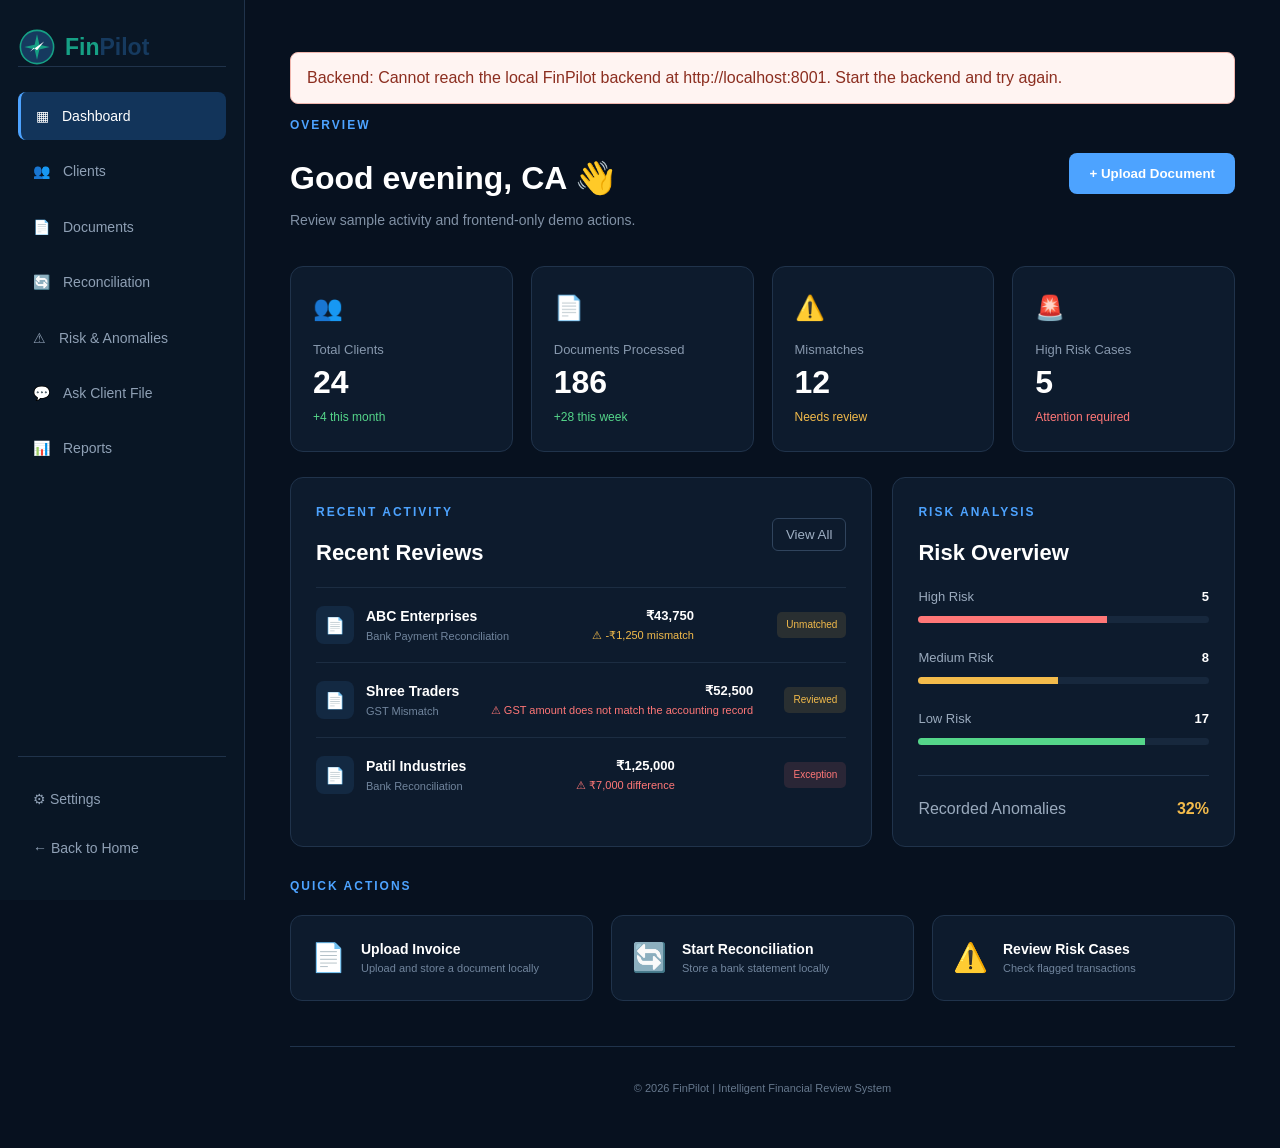
<file: dashboard.html>
<!DOCTYPE html>
<html lang="en">
<head>
    <meta charset="UTF-8">
    <meta name="viewport" content="width=device-width, initial-scale=1.0">

    <title>FinPilot | Dashboard</title>

    <link rel="stylesheet" href="css/style.css">

    <style>
        /* =========================
           Dashboard Action Fixes
        ========================= */

        .dashboard-btn,
        .view-btn,
        .review-status {
            cursor: pointer;
        }

        .quick-card {
            cursor: pointer;
            transition: transform 0.2s ease, box-shadow 0.2s ease;
        }

        .quick-card:hover {
            transform: translateY(-3px);
            box-shadow: 0 8px 20px rgba(0, 0, 0, 0.08);
        }

        .review-row {
            cursor: pointer;
            transition: background 0.2s ease;
            color: inherit;
            text-decoration: none;
        }

        .review-info,
        .review-amount {
            min-width: 0;
        }

        .review-info h3,
        .review-info p,
        .review-amount span {
            overflow-wrap: anywhere;
        }

        .review-row:hover {
            background: rgba(37, 99, 235, 0.04);
        }

        .sidebar-menu a,
        .sidebar-bottom a {
            text-decoration: none;
        }
    </style>
</head>

<body class="dashboard-page">

    <!-- =========================
         Sidebar
    ========================== -->

    <aside class="sidebar">

        <div class="logo">
            <svg class="finpilot-logo-icon" viewBox="0 0 48 48" aria-label="FinPilot logo">
                <circle cx="24" cy="24" r="21"></circle>
                <path d="M24 8 L27 21 L40 24 L27 27 L24 40 L21 27 L8 24 L21 21 Z"></path>
                <path d="M15 30 L20 25 L24 28 L33 17"></path>
            </svg>

            <span class="finpilot-wordmark">
                <span class="fin">Fin</span><span class="pilot">Pilot</span>
            </span>
        </div>

        <div class="sidebar-menu">

            <a href="dashboard.html" class="active">
                <span>▦</span>
                Dashboard
            </a>

            <a href="clients.html">
                <span>👥</span>
                Clients
            </a>

            <a href="documents.html">
                <span>📄</span>
                Documents
            </a>

            <a href="reconciliation.html">
                <span>🔄</span>
                Reconciliation
            </a>

            <a href="risk.html">
                <span>⚠</span>
                Risk & Anomalies
            </a>

            <a href="ask-client.html">
                <span>💬</span>
                Ask Client File
            </a>

            <a href="reports.html">
                <span>📊</span>
                Reports
            </a>

        </div>

        <div class="sidebar-bottom">

            <a href="settings.html">
                ⚙ Settings
            </a>

            <a href="index.html">
                ← Back to Home
            </a>

        </div>

    </aside>


    <!-- =========================
         Main Dashboard
    ========================== -->

    <main class="dashboard-main">

        <!-- Topbar -->

        <div class="dashboard-topbar">

            <div>
                <p class="section-label">OVERVIEW</p>

                <h1>Good evening, CA 👋</h1>

                <p class="dashboard-subtitle">
                    Review sample activity and frontend-only demo actions.
                </p>
            </div>

            <button
                class="dashboard-btn"
                onclick="uploadDocument()">
                + Upload Document
            </button>

        </div>


        <!-- =========================
             Stats
        ========================== -->

        <section class="dashboard-stats">

            <div class="dashboard-stat">
                <div class="stat-icon">👥</div>

                <p>Total Clients</p>

                <h2>24</h2>

                <span>+4 this month</span>
            </div>


            <div class="dashboard-stat">
                <div class="stat-icon">📄</div>

                <p>Documents Processed</p>

                <h2>186</h2>

                <span>+28 this week</span>
            </div>


            <div class="dashboard-stat warning-stat">
                <div class="stat-icon">⚠️</div>

                <p>Mismatches</p>

                <h2>12</h2>

                <span>Needs review</span>
            </div>


            <div class="dashboard-stat danger-stat">
                <div class="stat-icon">🚨</div>

                <p>High Risk Cases</p>

                <h2>5</h2>

                <span>Attention required</span>
            </div>

        </section>


        <!-- =========================
             Dashboard Grid
        ========================== -->

        <section class="dashboard-grid">


            <!-- Recent Reviews -->

            <div class="dashboard-panel reviews-panel">

                <div class="panel-heading">

                    <div>
                        <p class="section-label">RECENT ACTIVITY</p>

                        <h2>Recent Reviews</h2>
                    </div>

                    <button
                        class="view-btn"
                        onclick="openDocuments()">
                        View All
                    </button>

                </div>


                <!-- Review 1 -->

                <a
                    class="review-row"
                    href="reconciliation.html?transaction=TXN-1005">

                    <div class="review-info">

                        <div class="document-icon">
                            📄
                        </div>

                        <div>
                            <h3>ABC Enterprises</h3>

                            <p>
                                Bank Payment Reconciliation
                            </p>

                        </div>

                    </div>


                    <div class="review-amount">

                        <strong>₹43,750</strong>

                        <span class="warning-text">
                            ⚠ -₹1,250 mismatch
                        </span>

                    </div>


                    <span class="review-status warning">
                        Unmatched
                    </span>

                </a>


                <!-- Review 2 -->

                <a
                    class="review-row"
                    href="risk.html?anomaly=AN-1002">

                    <div class="review-info">

                        <div class="document-icon">
                            📄
                        </div>

                        <div>
                            <h3>Shree Traders</h3>

                            <p>
                                GST Mismatch
                            </p>

                        </div>

                    </div>


                    <div class="review-amount">

                        <strong>₹52,500</strong>

                        <span class="danger-text">
                            ⚠ GST amount does not match the accounting record
                        </span>

                    </div>


                    <span class="review-status warning">
                        Reviewed
                    </span>

                </a>


                <!-- Review 3 -->

                <a
                    class="review-row"
                    href="reconciliation.html?transaction=TXN-1003">

                    <div class="review-info">

                        <div class="document-icon">
                            📄
                        </div>

                        <div>
                            <h3>Patil Industries</h3>

                            <p>
                                Bank Reconciliation
                            </p>

                        </div>

                    </div>


                    <div class="review-amount">

                        <strong>₹1,25,000</strong>

                        <span class="danger-text">
                            ⚠ ₹7,000 difference
                        </span>

                    </div>


                    <span class="review-status danger">
                        Exception
                    </span>

                </a>

            </div>


            <!-- =========================
                 Risk Overview
            ========================== -->

            <div class="dashboard-panel risk-panel">

                <div class="panel-heading">

                    <div>
                        <p class="section-label">
                            RISK ANALYSIS
                        </p>

                        <h2>Risk Overview</h2>
                    </div>

                </div>


                <div class="risk-item">

                    <div class="risk-title">
                        <span>High Risk</span>
                        <strong>5</strong>
                    </div>

                    <div class="progress">
                        <div class="progress-high"></div>
                    </div>

                </div>


                <div class="risk-item">

                    <div class="risk-title">
                        <span>Medium Risk</span>
                        <strong>8</strong>
                    </div>

                    <div class="progress">
                        <div class="progress-medium"></div>
                    </div>

                </div>


                <div class="risk-item">

                    <div class="risk-title">
                        <span>Low Risk</span>
                        <strong>17</strong>
                    </div>

                    <div class="progress">
                        <div class="progress-low"></div>
                    </div>

                </div>


                <div class="risk-summary">

                    <span>Recorded Anomalies</span>

                    <strong>32%</strong>

                </div>

            </div>

        </section>


        <!-- =========================
             Quick Actions
        ========================== -->

        <section class="quick-actions">

            <p class="section-label">
                QUICK ACTIONS
            </p>


            <div class="quick-grid">


                <!-- Upload Invoice -->

                <a
                    class="quick-card"
                    href="documents.html?open=upload">

                    <span>📄</span>

                    <div>
                        <h3>Upload Invoice</h3>

                        <p>
                            Upload and store a document locally
                        </p>
                    </div>

                </a>


                <!-- Start Reconciliation -->

                <a
                    class="quick-card"
                    href="reconciliation.html?open=statement">

                    <span>🔄</span>

                    <div>
                        <h3>Start Reconciliation</h3>

                        <p>
                            Store a bank statement locally
                        </p>
                    </div>

                </a>


                <!-- Review Risk Cases -->

                <a
                    class="quick-card"
                    href="risk.html?filter=open">

                    <span>⚠️</span>

                    <div>
                        <h3>Review Risk Cases</h3>

                        <p>
                            Check flagged transactions
                        </p>
                    </div>

                </a>

            </div>

        </section>


        <!-- =========================
             Footer
        ========================== -->

        <footer class="dashboard-footer">

            <p>
                © 2026 FinPilot |
                Intelligent Financial Review System
            </p>

        </footer>

    </main>


    <!-- =========================
         JavaScript
    ========================== -->

    <script>

        function uploadDocument() {
            window.location.href = "documents.html?open=upload";
        }

        function openDocuments() {
            window.location.href = "documents.html";
        }

    </script>

    <script src="js/api.js"></script>
    <script src="js/backend-integration.js"></script>
</body>
</html>
</file>
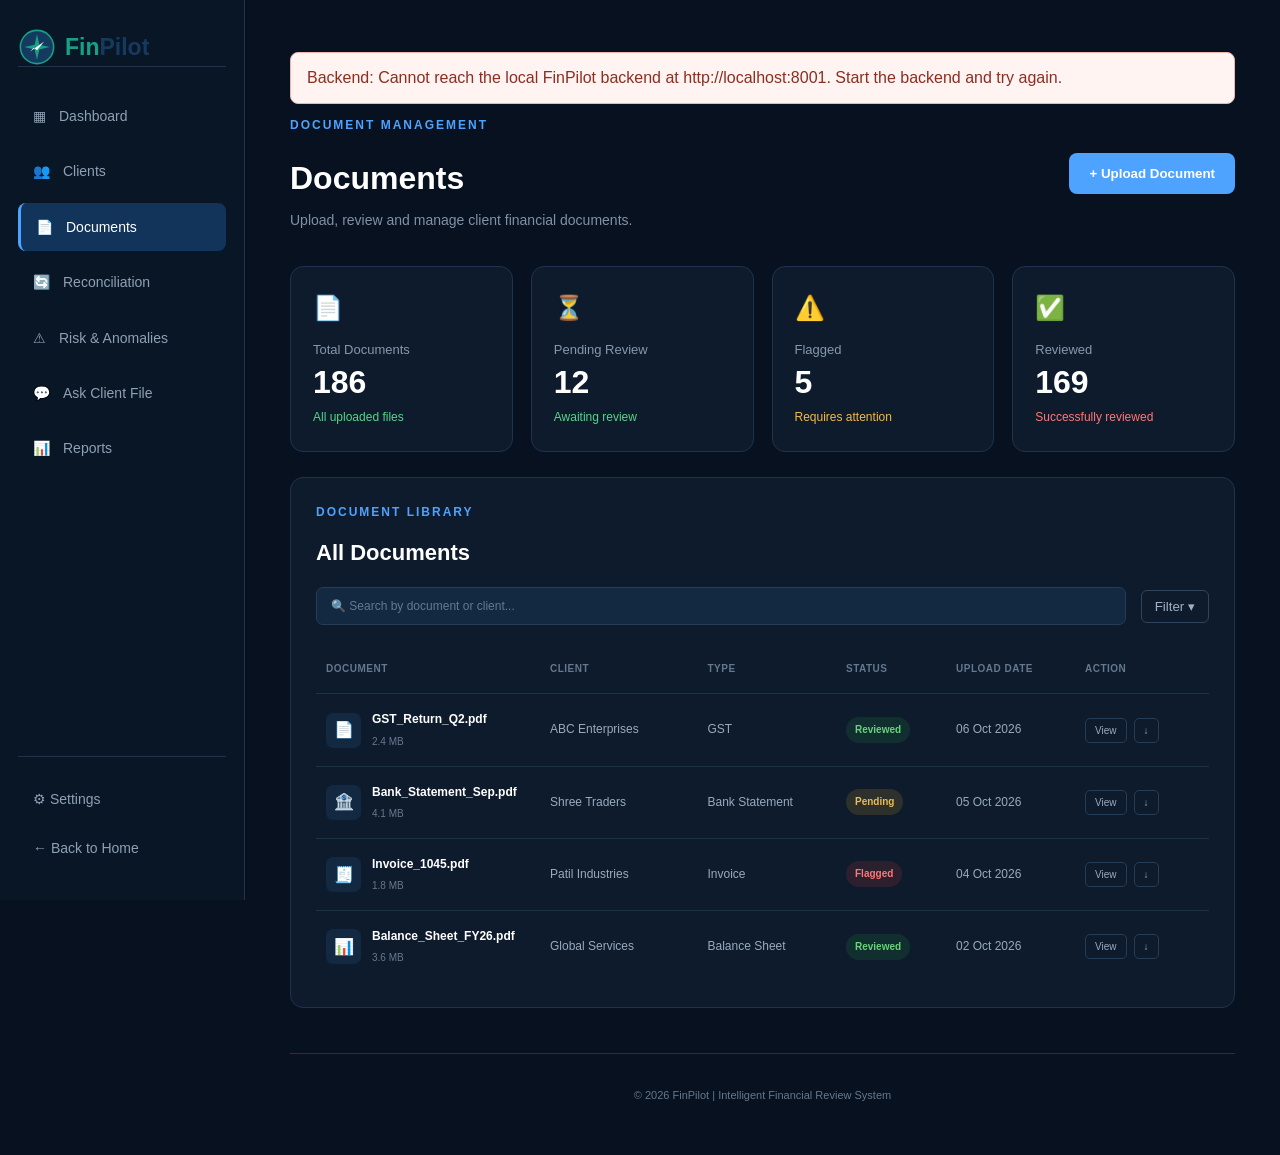
<file: documents.html>
<!DOCTYPE html>
<html lang="en">
<head>
    <meta charset="UTF-8">
    <meta name="viewport" content="width=device-width, initial-scale=1.0">

    <title>FinPilot | Documents</title>

    <link rel="stylesheet" href="css/style.css">

    <style>

        /* =========================================
           DOCUMENTS PAGE
        ========================================= */

        .documents-panel {
            margin-top: 25px;
            overflow-x: auto;
        }

        .documents-toolbar {
            display: flex;
            justify-content: space-between;
            align-items: center;
            gap: 15px;
            margin-bottom: 20px;
            flex-wrap: wrap;
        }

        .document-search {
            flex: 1;
            min-width: 220px;
        }

        .document-search input {
            width: 100%;
            box-sizing: border-box;
            padding: 11px 14px;
            background: #132942;
            border: 1px solid #263d57;
            border-radius: 7px;
            color: #ffffff;
            outline: none;
            font-size: 12px;
        }

        .document-search input::placeholder {
            color: #66788d;
        }

        .document-search input:focus {
            border-color: #4f7ea8;
        }

        .document-filter {
            position: relative;
        }

        .document-filter-menu {
            display: none;
            position: absolute;
            right: 0;
            top: 42px;
            width: 155px;
            background: #0d1b2a;
            border: 1px solid #263d57;
            border-radius: 8px;
            padding: 6px;
            z-index: 1000;
            box-shadow: 0 12px 30px rgba(0,0,0,0.35);
        }

        .document-filter-menu button {
            width: 100%;
            padding: 9px 10px;
            background: transparent;
            border: none;
            border-radius: 5px;
            color: #9aaabd;
            text-align: left;
            font-size: 11px;
            cursor: pointer;
        }

        .document-filter-menu button:hover {
            background: #132942;
            color: #ffffff;
        }


        /* =========================================
           DOCUMENT TABLE
        ========================================= */

        .document-table {
            width: 100%;
        }

        .document-row {
            display: grid;
            grid-template-columns: 2.2fr 1.5fr 1.3fr 1fr 1.2fr 1.2fr;
            align-items: center;
            gap: 15px;
            padding: 16px 10px;
            border-bottom: 1px solid #1d3147;
            color: #9aaabd;
            font-size: 12px;
        }

        .document-row:last-child {
            border-bottom: none;
        }

        .document-row:hover {
            background: rgba(19, 41, 66, 0.35);
        }

        .document-header {
            color: #66788d;
            font-size: 10px;
            text-transform: uppercase;
            letter-spacing: 0.5px;
            font-weight: 600;
        }

        .document-name {
            display: flex;
            align-items: center;
            gap: 11px;
        }

        .document-icon {
            width: 35px;
            height: 35px;
            border-radius: 7px;
            background: #132942;
            display: flex;
            align-items: center;
            justify-content: center;
            font-size: 16px;
        }

        .document-name h3 {
            color: #ffffff;
            font-size: 12px;
            margin: 0 0 4px;
        }

        .document-name p {
            color: #66788d;
            font-size: 10px;
            margin: 0;
        }


        /* =========================================
           STATUS BADGES
        ========================================= */

        .document-status {
            display: inline-flex;
            width: fit-content;
            padding: 5px 9px;
            border-radius: 20px;
            font-size: 10px;
            font-weight: 600;
        }

        .document-status.reviewed {
            background: rgba(46, 160, 67, 0.15);
            color: #67d47a;
        }

        .document-status.pending {
            background: rgba(230, 170, 40, 0.15);
            color: #e9bd55;
        }

        .document-status.flagged {
            background: rgba(220, 60, 60, 0.15);
            color: #ff7777;
        }


        /* =========================================
           DOCUMENT ACTIONS
        ========================================= */

        .document-actions {
            display: flex;
            gap: 7px;
        }

        .document-action {
            background: transparent;
            border: 1px solid #263d57;
            color: #9aaabd;
            padding: 6px 9px;
            border-radius: 5px;
            font-size: 10px;
            cursor: pointer;
        }

        .document-action:hover {
            background: #132942;
            color: #ffffff;
        }

        .document-action.delete:hover {
            color: #ff7777;
            border-color: #8b3d3d;
        }


        /* =========================================
           EMPTY MESSAGE
        ========================================= */

        .no-documents {
            display: none;
            text-align: center;
            padding: 35px;
            color: #66788d;
            font-size: 12px;
        }


        /* =========================================
           MODAL FORM
        ========================================= */

        .document-modal {
            display: none;
            position: fixed;
            inset: 0;
            background: rgba(0,0,0,0.70);
            align-items: center;
            justify-content: center;
            z-index: 9999;
        }

        .document-modal-content {
            width: 440px;
            max-width: 90%;
            max-height: 90vh;
            overflow-y: auto;
            background: #0d1b2a;
            border: 1px solid #263d57;
            border-radius: 14px;
            padding: 28px;
            position: relative;
            box-shadow: 0 20px 60px rgba(0,0,0,0.5);
        }

        .document-modal-content h2 {
            color: #ffffff;
            font-size: 22px;
            margin-bottom: 6px;
        }

        .document-modal-subtitle {
            color: #66788d;
            font-size: 12px;
            margin-bottom: 22px;
        }

        .document-close {
            position: absolute;
            top: 14px;
            right: 16px;
            background: transparent;
            border: none;
            color: #9aaabd;
            font-size: 25px;
            cursor: pointer;
        }

        .document-close:hover {
            color: #ffffff;
        }

        .document-form-group {
            margin-bottom: 16px;
        }

        .document-form-group label {
            display: block;
            color: #9aaabd;
            font-size: 11px;
            margin-bottom: 7px;
        }

        .document-form-group input,
        .document-form-group select {
            width: 100%;
            box-sizing: border-box;
            padding: 11px 12px;
            background: #132942;
            border: 1px solid #263d57;
            border-radius: 7px;
            color: #ffffff;
            font-size: 12px;
            outline: none;
        }

        .document-form-group input:focus,
        .document-form-group select:focus {
            border-color: #4f7ea8;
        }

        .document-form-group input::placeholder {
            color: #66788d;
        }

        .upload-submit {
            width: 100%;
            margin-top: 5px;
        }


        /* =========================================
           DETAILS
        ========================================= */

        .document-details {
            display: grid;
            gap: 13px;
        }

        .document-detail-box {
            background: #132942;
            border-radius: 8px;
            padding: 13px 15px;
        }

        .document-detail-box span {
            display: block;
            color: #66788d;
            font-size: 10px;
            text-transform: uppercase;
            margin-bottom: 5px;
        }

        .document-detail-box strong {
            color: #ffffff;
            font-size: 13px;
        }


        /* =========================================
           RESPONSIVE
        ========================================= */

        @media (max-width: 1000px) {

            .document-row {
                grid-template-columns: 2fr 1fr 1fr;
            }

            .document-header span:nth-child(3),
            .document-header span:nth-child(4),
            .document-header span:nth-child(5),

            .document-row > span:nth-child(3),
            .document-row > span:nth-child(4),
            .document-row > span:nth-child(5) {
                display: none;
            }

        }

    </style>

</head>


<body class="dashboard-page">


    <!-- =========================================
         SIDEBAR
    ========================================= -->

    <aside class="sidebar">

        <div class="logo">
            <svg class="finpilot-logo-icon" viewBox="0 0 48 48" aria-label="FinPilot logo">
                <circle cx="24" cy="24" r="21"></circle>
                <path d="M24 8 L27 21 L40 24 L27 27 L24 40 L21 27 L8 24 L21 21 Z"></path>
                <path d="M15 30 L20 25 L24 28 L33 17"></path>
            </svg>

            <span class="finpilot-wordmark">
                <span class="fin">Fin</span><span class="pilot">Pilot</span>
            </span>
        </div>


        <div class="sidebar-menu">

            <a href="dashboard.html">
                <span>▦</span>
                Dashboard
            </a>

            <a href="clients.html">
                <span>👥</span>
                Clients
            </a>

            <a href="documents.html" class="active">
                <span>📄</span>
                Documents
            </a>

            <a href="reconciliation.html">
                <span>🔄</span>
                Reconciliation
            </a>

            <a href="risk.html">
                <span>⚠</span>
                Risk & Anomalies
            </a>

            <a href="ask-client.html">
                <span>💬</span>
                Ask Client File
            </a>

            <a href="reports.html">
                <span>📊</span>
                Reports
            </a>

        </div>


        <div class="sidebar-bottom">

            <a href="settings.html">
                ⚙ Settings
            </a>

            <a href="index.html">
                ← Back to Home
            </a>

        </div>

    </aside>



    <!-- =========================================
         MAIN
    ========================================= -->

    <main class="dashboard-main">


        <!-- TOPBAR -->

        <div class="dashboard-topbar">

            <div>

                <p class="section-label">
                    DOCUMENT MANAGEMENT
                </p>

                <h1>
                    Documents
                </h1>

                <p class="dashboard-subtitle">
                    Upload, review and manage client financial documents.
                </p>

            </div>


            <button
                class="dashboard-btn"
                onclick="openUploadModal()">

                + Upload Document

            </button>

        </div>



        <!-- =========================================
             SUMMARY CARDS
        ========================================= -->

        <section class="dashboard-stats">


            <div class="dashboard-stat">

                <div class="stat-icon">
                    📄
                </div>

                <p>
                    Total Documents
                </p>

                <h2 id="totalDocuments">
                    186
                </h2>

                <span>
                    All uploaded files
                </span>

            </div>


            <div class="dashboard-stat">

                <div class="stat-icon">
                    ⏳
                </div>

                <p>
                    Pending Review
                </p>

                <h2 id="pendingDocuments">
                    12
                </h2>

                <span>
                    Awaiting review
                </span>

            </div>


            <div class="dashboard-stat warning-stat">

                <div class="stat-icon">
                    ⚠️
                </div>

                <p>
                    Flagged
                </p>

                <h2 id="flaggedDocuments">
                    5
                </h2>

                <span>
                    Requires attention
                </span>

            </div>


            <div class="dashboard-stat danger-stat">

                <div class="stat-icon">
                    ✅
                </div>

                <p>
                    Reviewed
                </p>

                <h2 id="reviewedDocuments">
                    169
                </h2>

                <span>
                    Successfully reviewed
                </span>

            </div>


        </section>



        <!-- =========================================
             DOCUMENT PANEL
        ========================================= -->

        <section class="dashboard-panel documents-panel">


            <div class="panel-heading">

                <div>

                    <p class="section-label">
                        DOCUMENT LIBRARY
                    </p>

                    <h2>
                        All Documents
                    </h2>

                </div>

            </div>



            <!-- SEARCH + FILTER -->

            <div class="documents-toolbar">


                <div class="document-search">

                    <input
                        type="text"
                        id="documentSearch"
                        aria-label="Search documents"
                        placeholder="🔍 Search by document or client..."
                        oninput="searchDocuments()">

                </div>


                <div class="document-filter">

                    <button
                        class="view-btn"
                        onclick="toggleDocumentFilter()">

                        Filter ▾

                    </button>


                    <div
                        id="documentFilterMenu"
                        class="document-filter-menu">

                        <button onclick="filterDocuments('all')">
                            📄 All Documents
                        </button>

                        <button onclick="filterDocuments('reviewed')">
                            ✅ Reviewed
                        </button>

                        <button onclick="filterDocuments('pending')">
                            ⏳ Pending
                        </button>

                        <button onclick="filterDocuments('flagged')">
                            ⚠️ Flagged
                        </button>

                    </div>

                </div>

            </div>



            <!-- =========================================
                 DOCUMENT TABLE
            ========================================= -->

            <div class="document-table">


                <!-- HEADER -->

                <div class="document-row document-header">

                    <span>
                        Document
                    </span>

                    <span>
                        Client
                    </span>

                    <span>
                        Type
                    </span>

                    <span>
                        Status
                    </span>

                    <span>
                        Upload Date
                    </span>

                    <span>
                        Action
                    </span>

                </div>



                <!-- DOCUMENT 1 -->

                <div
                    class="document-row document-item"
                    data-status="reviewed"
                    data-search="abc enterprises gst return gst">

                    <div class="document-name">

                        <div class="document-icon">
                            📄
                        </div>

                        <div>

                            <h3>
                                GST_Return_Q2.pdf
                            </h3>

                            <p>
                                2.4 MB
                            </p>

                        </div>

                    </div>


                    <span>
                        ABC Enterprises
                    </span>


                    <span>
                        GST
                    </span>


                    <span class="document-status reviewed">
                        Reviewed
                    </span>


                    <span>
                        06 Oct 2026
                    </span>


                    <div class="document-actions">

                        <button
                            class="document-action"
                            onclick="viewDocument(
                                'GST_Return_Q2.pdf',
                                'ABC Enterprises',
                                'GST',
                                'Reviewed',
                                '06 Oct 2026'
                            )">

                            View

                        </button>

                        <button
                            class="document-action"
                            type="button"
                            aria-label="Download GST_Return_Q2.pdf"
                            onclick="downloadDocument('GST_Return_Q2.pdf')">

                            ↓

                        </button>

                    </div>

                </div>



                <!-- DOCUMENT 2 -->

                <div
                    class="document-row document-item"
                    data-status="pending"
                    data-search="shree traders bank statement bank">

                    <div class="document-name">

                        <div class="document-icon">
                            🏦
                        </div>

                        <div>

                            <h3>
                                Bank_Statement_Sep.pdf
                            </h3>

                            <p>
                                4.1 MB
                            </p>

                        </div>

                    </div>


                    <span>
                        Shree Traders
                    </span>


                    <span>
                        Bank Statement
                    </span>


                    <span class="document-status pending">
                        Pending
                    </span>


                    <span>
                        05 Oct 2026
                    </span>


                    <div class="document-actions">

                        <button
                            class="document-action"
                            onclick="viewDocument(
                                'Bank_Statement_Sep.pdf',
                                'Shree Traders',
                                'Bank Statement',
                                'Pending',
                                '05 Oct 2026'
                            )">

                            View

                        </button>

                        <button
                            class="document-action"
                            type="button"
                            aria-label="Download Bank_Statement_Sep.pdf"
                            onclick="downloadDocument('Bank_Statement_Sep.pdf')">

                            ↓

                        </button>

                    </div>

                </div>



                <!-- DOCUMENT 3 -->

                <div
                    class="document-row document-item"
                    data-status="flagged"
                    data-search="patil industries invoice invoice">

                    <div class="document-name">

                        <div class="document-icon">
                            🧾
                        </div>

                        <div>

                            <h3>
                                Invoice_1045.pdf
                            </h3>

                            <p>
                                1.8 MB
                            </p>

                        </div>

                    </div>


                    <span>
                        Patil Industries
                    </span>


                    <span>
                        Invoice
                    </span>


                    <span class="document-status flagged">
                        Flagged
                    </span>


                    <span>
                        04 Oct 2026
                    </span>


                    <div class="document-actions">

                        <button
                            class="document-action"
                            onclick="viewDocument(
                                'Invoice_1045.pdf',
                                'Patil Industries',
                                'Invoice',
                                'Flagged',
                                '04 Oct 2026'
                            )">

                            View

                        </button>

                        <button
                            class="document-action"
                            type="button"
                            aria-label="Download Invoice_1045.pdf"
                            onclick="downloadDocument('Invoice_1045.pdf')">

                            ↓

                        </button>

                    </div>

                </div>



                <!-- DOCUMENT 4 -->

                <div
                    class="document-row document-item"
                    data-status="reviewed"
                    data-search="global services balance sheet balance sheet">

                    <div class="document-name">

                        <div class="document-icon">
                            📊
                        </div>

                        <div>

                            <h3>
                                Balance_Sheet_FY26.pdf
                            </h3>

                            <p>
                                3.6 MB
                            </p>

                        </div>

                    </div>


                    <span>
                        Global Services
                    </span>


                    <span>
                        Balance Sheet
                    </span>


                    <span class="document-status reviewed">
                        Reviewed
                    </span>


                    <span>
                        02 Oct 2026
                    </span>


                    <div class="document-actions">

                        <button
                            class="document-action"
                            onclick="viewDocument(
                                'Balance_Sheet_FY26.pdf',
                                'Global Services',
                                'Balance Sheet',
                                'Reviewed',
                                '02 Oct 2026'
                            )">

                            View

                        </button>

                        <button
                            class="document-action"
                            type="button"
                            aria-label="Download Balance_Sheet_FY26.pdf"
                            onclick="downloadDocument('Balance_Sheet_FY26.pdf')">

                            ↓

                        </button>

                    </div>

                </div>



            </div>


            <div
                id="noDocuments"
                class="no-documents">

                No documents found.

            </div>


        </section>



        <!-- FOOTER -->

        <footer class="dashboard-footer">

            <p>
                © 2026 FinPilot | Intelligent Financial Review System
            </p>

        </footer>


    </main>



    <!-- =========================================
         VIEW DOCUMENT MODAL
    ========================================= -->

    <div
        id="documentDetailsModal"
        class="document-modal">


        <div class="document-modal-content">


            <button
                class="document-close"
                type="button"
                aria-label="Close document details"
                onclick="closeDocumentDetails()">

                ×

            </button>


            <h2 id="detailDocumentName">
                Document
            </h2>


            <p class="document-modal-subtitle">
                Document Information
            </p>


            <div class="document-details">


                <div class="document-detail-box">

                    <span>
                        Client
                    </span>

                    <strong id="detailClient">
                        -
                    </strong>

                </div>


                <div class="document-detail-box">

                    <span>
                        Document Type
                    </span>

                    <strong id="detailType">
                        -
                    </strong>

                </div>


                <div class="document-detail-box">

                    <span>
                        Status
                    </span>

                    <strong id="detailStatus">
                        -
                    </strong>

                </div>


                <div class="document-detail-box">

                    <span>
                        Upload Date
                    </span>

                    <strong id="detailDate">
                        -
                    </strong>

                </div>


            </div>

        </div>

    </div>



    <!-- =========================================
         UPLOAD DOCUMENT MODAL
    ========================================= -->

    <div
        id="uploadDocumentModal"
        class="document-modal">


        <div class="document-modal-content">


            <button
                class="document-close"
                type="button"
                aria-label="Close upload document dialog"
                onclick="closeUploadModal()">

                ×

            </button>


            <h2>
                Upload Document
            </h2>


            <p class="document-modal-subtitle">
                Files are stored locally in the backend. No document analysis is performed.
            </p>


            <form id="uploadDocumentForm">


                <div class="document-form-group">

                    <label for="uploadClient">
                        Client Name
                    </label>

                    <select id="uploadClient" required>

                        <option value="">
                            Select Client
                        </option>

                        <option>
                            ABC Enterprises
                        </option>

                        <option>
                            Shree Traders
                        </option>

                        <option>
                            Patil Industries
                        </option>

                        <option>
                            Global Services
                        </option>

                    </select>

                </div>


                <div class="document-form-group">

                    <label for="uploadDocumentName">
                        Document Name
                    </label>

                    <input
                        type="text"
                        id="uploadDocumentName"
                        placeholder="Example: GST_Return_Q3.pdf"
                        required>

                </div>


                <div class="document-form-group">

                    <label for="uploadDocumentType">
                        Document Type
                    </label>

                    <select id="uploadDocumentType" required>

                        <option value="">
                            Select Type
                        </option>

                        <option>
                            ITR
                        </option>

                        <option>
                            GST
                        </option>

                        <option>
                            Bank Statement
                        </option>

                        <option>
                            Invoice
                        </option>

                        <option>
                            Balance Sheet
                        </option>

                        <option>
                            Other
                        </option>

                    </select>

                </div>


                <div class="document-form-group">

                    <label for="financialYear">
                        Financial Year
                    </label>

                    <select id="financialYear">

                        <option>
                            FY 2025-26
                        </option>

                        <option>
                            FY 2026-27
                        </option>

                    </select>

                </div>


                <div class="document-form-group">

                    <label for="documentFile">
                        Select File
                    </label>

                    <input
                        type="file"
                        id="documentFile"
                        accept=".pdf,.doc,.docx,.xls,.xlsx,.jpg,.jpeg,.png"
                        required>

                </div>


                <button
                    type="submit"
                    class="dashboard-btn upload-submit">

                    📤 Upload Document

                </button>


            </form>

        </div>

    </div>



    <!-- =========================================
         JAVASCRIPT
    ========================================= -->

    <script>


        /* =========================================
           VIEW DOCUMENT
        ========================================= */

        function viewDocument(
            name,
            client,
            type,
            status,
            date
        ) {

            document.getElementById(
                "detailDocumentName"
            ).textContent = name;

            document.getElementById(
                "detailClient"
            ).textContent = client;

            document.getElementById(
                "detailType"
            ).textContent = type;

            document.getElementById(
                "detailStatus"
            ).textContent = status;

            document.getElementById(
                "detailDate"
            ).textContent = date;

            document.getElementById(
                "documentDetailsModal"
            ).style.display = "flex";

        }


        function closeDocumentDetails() {

            document.getElementById(
                "documentDetailsModal"
            ).style.display = "none";

        }



        /* =========================================
           DOWNLOAD DEMO
        ========================================= */

        function downloadDocument(name) {

            alert(
                "Frontend demo only: no downloadable file is attached for " + name + "."
            );

        }

        function createDocumentRow(name, client, type, date) {
            const row = document.createElement("div");
            row.className = "document-row document-item";
            row.dataset.status = "pending";
            row.dataset.search = [name, client, type, "pending"].join(" ").toLowerCase();

            const documentName = document.createElement("div");
            documentName.className = "document-name";
            const icon = document.createElement("div");
            icon.className = "document-icon";
            icon.textContent = "📄";
            const nameDetails = document.createElement("div");
            const heading = document.createElement("h3");
            heading.textContent = name;
            const note = document.createElement("p");
            note.textContent = "Frontend demo · file not stored";
            nameDetails.append(heading, note);
            documentName.append(icon, nameDetails);

            const clientCell = document.createElement("span");
            clientCell.textContent = client;
            const typeCell = document.createElement("span");
            typeCell.textContent = type;
            const statusCell = document.createElement("span");
            statusCell.className = "document-status pending";
            statusCell.textContent = "Pending";
            const dateCell = document.createElement("span");
            dateCell.textContent = date;

            const actions = document.createElement("div");
            actions.className = "document-actions";
            const viewButton = document.createElement("button");
            viewButton.className = "document-action";
            viewButton.type = "button";
            viewButton.textContent = "View";
            viewButton.addEventListener("click", function() {
                viewDocument(name, client, type, "Pending", date);
            });
            const downloadButton = document.createElement("button");
            downloadButton.className = "document-action";
            downloadButton.type = "button";
            downloadButton.textContent = "↓";
            downloadButton.setAttribute("aria-label", "Download " + name);
            downloadButton.addEventListener("click", function() {
                downloadDocument(name);
            });
            actions.append(viewButton, downloadButton);

            row.append(documentName, clientCell, typeCell, statusCell, dateCell, actions);
            return row;
        }



        /* =========================================
           UPLOAD MODAL
        ========================================= */

        function openUploadModal() {

            document.getElementById(
                "uploadDocumentModal"
            ).style.display = "flex";

        }


        function closeUploadModal() {

            document.getElementById(
                "uploadDocumentModal"
            ).style.display = "none";

        }



        /* =========================================
           UPLOAD FORM
        ========================================= */

        document
            .getElementById("uploadDocumentForm")
            .addEventListener(
                "submit",
                function(event) {

                    event.preventDefault();


                    const client =
                        document.getElementById(
                            "uploadClient"
                        ).value;


                    const documentName =
                        document.getElementById(
                            "uploadDocumentName"
                        ).value;

                    const documentType =
                        document.getElementById(
                            "uploadDocumentType"
                        ).value;

                    const date = new Intl.DateTimeFormat("en-GB", {
                        day: "2-digit",
                        month: "short",
                        year: "numeric"
                    }).format(new Date());
                    const table = document.querySelector(".document-table");
                    table.insertBefore(
                        createDocumentRow(documentName, client, documentType, date),
                        table.children[1]
                    );
                    document.getElementById("totalDocuments").textContent =
                        Number(document.getElementById("totalDocuments").textContent) + 1;
                    document.getElementById("pendingDocuments").textContent =
                        Number(document.getElementById("pendingDocuments").textContent) + 1;
                    applyDocumentFilters();

                    alert(
                        documentName +
                        " was added to this page for " +
                        client +
                        ". Frontend demo only: the selected file was not uploaded, stored, or analyzed."
                    );


                    document
                        .getElementById(
                            "uploadDocumentForm"
                        )
                        .reset();


                    closeUploadModal();

                }
            );



        /* =========================================
           FILTER MENU
        ========================================= */

        function toggleDocumentFilter() {

            const menu =
                document.getElementById(
                    "documentFilterMenu"
                );


            if (menu.style.display === "block") {

                menu.style.display = "none";

            } else {

                menu.style.display = "block";

            }

        }



        /* =========================================
           FILTER DOCUMENTS
        ========================================= */

        let activeDocumentFilter = "all";


        function applyDocumentFilters() {

            const searchValue = document.getElementById("documentSearch").value.toLowerCase();
            const rows = document.querySelectorAll(".document-item");

            rows.forEach(function(row) {
                const matchesFilter =
                    activeDocumentFilter === "all" ||
                    row.dataset.status === activeDocumentFilter;
                const matchesSearch =
                    row.dataset.search.toLowerCase().includes(searchValue);
                row.style.display = matchesFilter && matchesSearch ? "grid" : "none";
            });

            checkEmptyDocuments();

        }


        function filterDocuments(status) {

            activeDocumentFilter = status;
            applyDocumentFilters();
            document.getElementById("documentFilterMenu").style.display = "none";

        }



        /* =========================================
           SEARCH DOCUMENTS
        ========================================= */

        function searchDocuments() {

            applyDocumentFilters();

        }



        /* =========================================
           EMPTY RESULT CHECK
        ========================================= */

        function checkEmptyDocuments() {

            const rows =
                document.querySelectorAll(
                    ".document-item"
                );

            let visibleCount = 0;


            rows.forEach(function(row) {

                if (
                    row.style.display !== "none"
                ) {

                    visibleCount++;

                }

            });


            document.getElementById(
                "noDocuments"
            ).style.display =
                visibleCount === 0
                    ? "block"
                    : "none";

        }



        /* =========================================
           CLOSE MODALS OUTSIDE CLICK
        ========================================= */

        window.onclick = function(event) {

            const detailsModal =
                document.getElementById(
                    "documentDetailsModal"
                );

            const uploadModal =
                document.getElementById(
                    "uploadDocumentModal"
                );

            const filterMenu =
                document.getElementById(
                    "documentFilterMenu"
                );

            const filterContainer =
                document.querySelector(
                    ".document-filter"
                );


            if (event.target === detailsModal) {

                closeDocumentDetails();

            }


            if (event.target === uploadModal) {

                closeUploadModal();

            }


            if (
                filterMenu &&
                !filterContainer.contains(event.target)
            ) {

                filterMenu.style.display = "none";

            }

        };

// Open upload modal automatically when requested from Dashboard
const urlParams = new URLSearchParams(window.location.search);

if (urlParams.get("open") === "upload") {
    openUploadModal();
}
    </script>


    <script src="js/api.js"></script>
    <script src="js/backend-integration.js"></script>
</body>
</html>
</file>
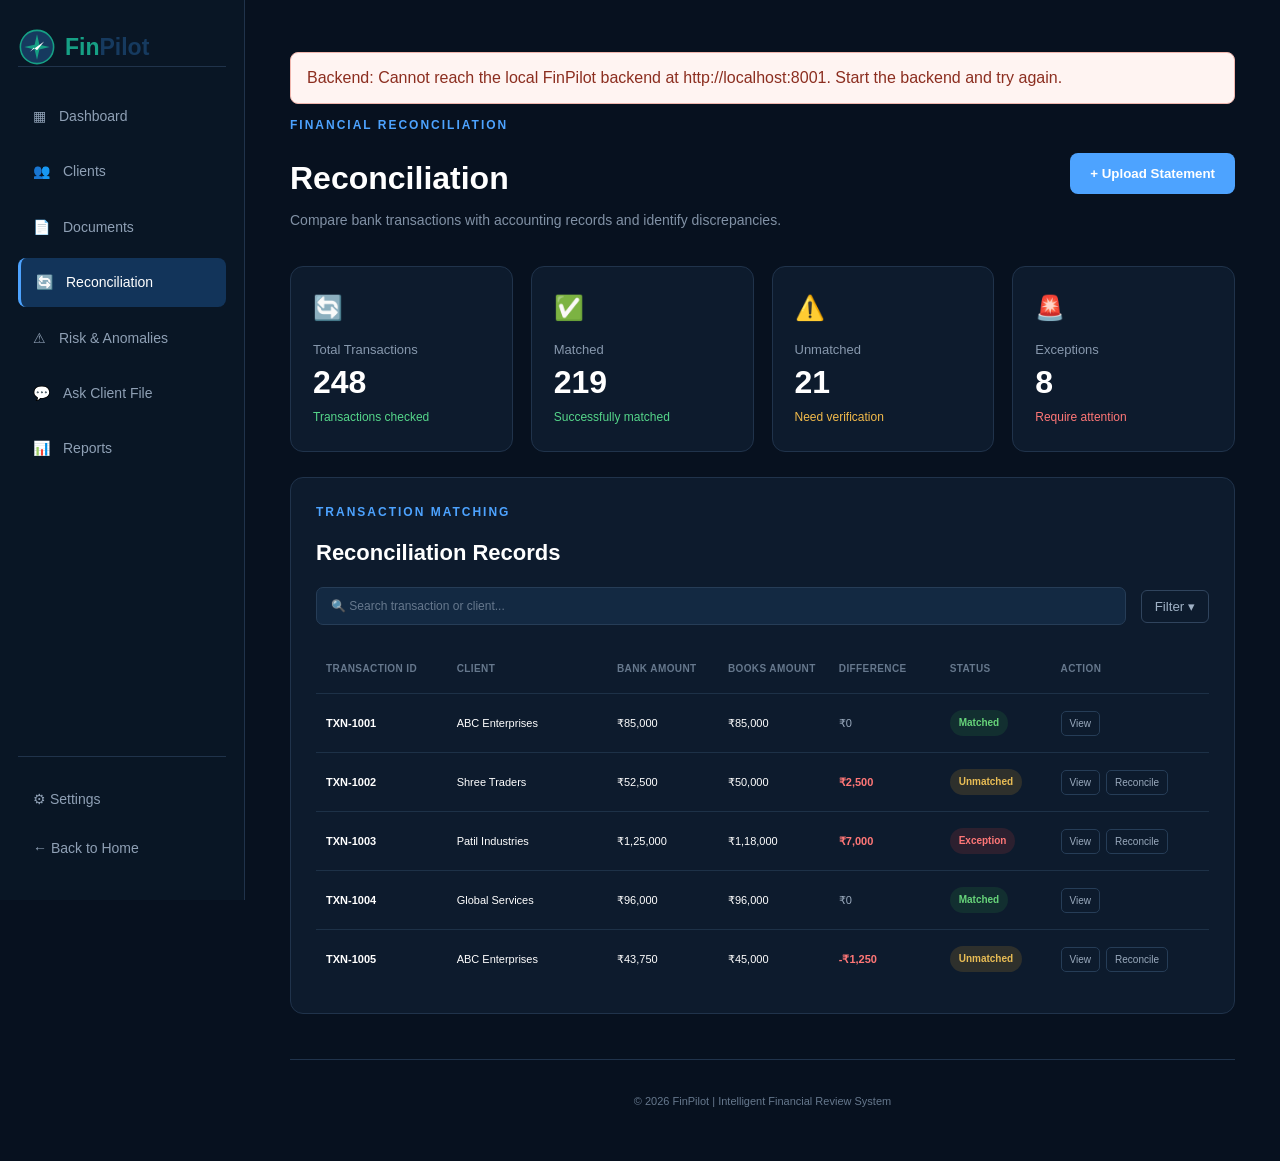
<file: reconciliation.html>
<!DOCTYPE html>
<html lang="en">
<head>
    <meta charset="UTF-8">
    <meta name="viewport" content="width=device-width, initial-scale=1.0">

    <title>FinPilot | Reconciliation</title>

    <link rel="stylesheet" href="css/style.css">

    <style>

        /* =========================================
           RECONCILIATION PAGE
        ========================================= */

        .reconciliation-panel {
            margin-top: 25px;
        }

        .reconciliation-toolbar {
            display: flex;
            justify-content: space-between;
            align-items: center;
            gap: 15px;
            margin-bottom: 20px;
            flex-wrap: wrap;
        }

        .reconciliation-search {
            flex: 1;
            min-width: 220px;
        }

        .reconciliation-search input {
            width: 100%;
            box-sizing: border-box;
            padding: 11px 14px;
            background: #132942;
            border: 1px solid #263d57;
            border-radius: 7px;
            color: #ffffff;
            outline: none;
            font-size: 12px;
        }

        .reconciliation-search input::placeholder {
            color: #66788d;
        }

        .reconciliation-search input:focus {
            border-color: #4f7ea8;
        }


        /* =========================================
           FILTER
        ========================================= */

        .reconciliation-filter {
            position: relative;
        }

        .reconciliation-filter-menu {
            display: none;
            position: absolute;
            right: 0;
            top: 42px;
            width: 170px;
            background: #0d1b2a;
            border: 1px solid #263d57;
            border-radius: 8px;
            padding: 6px;
            z-index: 1000;
            box-shadow: 0 12px 30px rgba(0,0,0,0.35);
        }

        .reconciliation-filter-menu button {
            width: 100%;
            padding: 9px 10px;
            background: transparent;
            border: none;
            border-radius: 5px;
            color: #9aaabd;
            text-align: left;
            font-size: 11px;
            cursor: pointer;
        }

        .reconciliation-filter-menu button:hover {
            background: #132942;
            color: #ffffff;
        }


        /* =========================================
           TABLE
        ========================================= */

        .reconciliation-table {
            width: 100%;
        }

        .reconciliation-row {
            display: grid;
            grid-template-columns:
                1.2fr
                1.5fr
                1fr
                1fr
                1fr
                1fr
                1.4fr;
            align-items: center;
            gap: 12px;
            padding: 16px 10px;
            border-bottom: 1px solid #1d3147;
            color: #9aaabd;
            font-size: 11px;
        }

        .reconciliation-row:last-child {
            border-bottom: none;
        }

        .reconciliation-row:hover {
            background: rgba(19,41,66,0.35);
        }

        .reconciliation-header {
            color: #66788d;
            font-size: 10px;
            text-transform: uppercase;
            letter-spacing: 0.4px;
            font-weight: 600;
        }


        /* =========================================
           TRANSACTION ID
        ========================================= */

        .transaction-id {
            color: #ffffff;
            font-weight: 600;
        }

        .transaction-client {
            color: #ffffff;
        }

        .amount {
            color: #ffffff;
            font-weight: 500;
        }

        .difference {
            color: #ff7777;
            font-weight: 600;
        }


        /* =========================================
           STATUS
        ========================================= */

        .reconciliation-status {
            display: inline-flex;
            width: fit-content;
            padding: 5px 9px;
            border-radius: 20px;
            font-size: 10px;
            font-weight: 600;
        }

        .reconciliation-status.matched {
            background: rgba(46,160,67,0.15);
            color: #67d47a;
        }

        .reconciliation-status.unmatched {
            background: rgba(230,170,40,0.15);
            color: #e9bd55;
        }

        .reconciliation-status.exception {
            background: rgba(220,60,60,0.15);
            color: #ff7777;
        }


        /* =========================================
           ACTIONS
        ========================================= */

        .reconciliation-actions {
            display: flex;
            gap: 6px;
            flex-wrap: wrap;
        }

        .reconciliation-action {
            background: transparent;
            border: 1px solid #263d57;
            color: #9aaabd;
            padding: 6px 8px;
            border-radius: 5px;
            font-size: 10px;
            cursor: pointer;
        }

        .reconciliation-action:hover {
            background: #132942;
            color: #ffffff;
        }

        .reconcile-btn:hover {
            color: #67d47a;
            border-color: #3d7c4b;
        }


        /* =========================================
           EMPTY RESULT
        ========================================= */

        .no-transactions {
            display: none;
            text-align: center;
            padding: 35px;
            color: #66788d;
            font-size: 12px;
        }


        /* =========================================
           MODAL
        ========================================= */

        .reconciliation-modal {
            display: none;
            position: fixed;
            inset: 0;
            background: rgba(0,0,0,0.70);
            align-items: center;
            justify-content: center;
            z-index: 9999;
        }

        .reconciliation-modal-content {
            width: 450px;
            max-width: 90%;
            max-height: 90vh;
            overflow-y: auto;
            background: #0d1b2a;
            border: 1px solid #263d57;
            border-radius: 14px;
            padding: 28px;
            position: relative;
            box-shadow: 0 20px 60px rgba(0,0,0,0.5);
        }

        .reconciliation-modal-content h2 {
            color: #ffffff;
            font-size: 22px;
            margin-bottom: 6px;
        }

        .reconciliation-subtitle {
            color: #66788d;
            font-size: 12px;
            margin-bottom: 22px;
        }

        .reconciliation-close {
            position: absolute;
            top: 14px;
            right: 16px;
            background: transparent;
            border: none;
            color: #9aaabd;
            font-size: 25px;
            cursor: pointer;
        }

        .reconciliation-close:hover {
            color: #ffffff;
        }


        /* =========================================
           DETAILS
        ========================================= */

        .reconciliation-details {
            display: grid;
            gap: 13px;
        }

        .reconciliation-detail-box {
            background: #132942;
            border-radius: 8px;
            padding: 13px 15px;
        }

        .reconciliation-detail-box span {
            display: block;
            color: #66788d;
            font-size: 10px;
            text-transform: uppercase;
            margin-bottom: 5px;
        }

        .reconciliation-detail-box strong {
            color: #ffffff;
            font-size: 13px;
        }


        /* =========================================
           UPLOAD FORM
        ========================================= */

        .reconciliation-form-group {
            margin-bottom: 16px;
        }

        .reconciliation-form-group label {
            display: block;
            color: #9aaabd;
            font-size: 11px;
            margin-bottom: 7px;
        }

        .reconciliation-form-group input,
        .reconciliation-form-group select {
            width: 100%;
            box-sizing: border-box;
            padding: 11px 12px;
            background: #132942;
            border: 1px solid #263d57;
            border-radius: 7px;
            color: #ffffff;
            font-size: 12px;
            outline: none;
        }

        .reconciliation-form-group input:focus,
        .reconciliation-form-group select:focus {
            border-color: #4f7ea8;
        }

        .reconciliation-form-group input::placeholder {
            color: #66788d;
        }

        .upload-statement-submit {
            width: 100%;
            margin-top: 5px;
        }


        /* =========================================
           RESPONSIVE
        ========================================= */

        @media (max-width: 1100px) {

            .reconciliation-row {
                grid-template-columns:
                    1.2fr
                    1.5fr
                    1fr
                    1fr
                    1.2fr;
            }

            .reconciliation-header span:nth-child(3),
            .reconciliation-header span:nth-child(4),

            .reconciliation-row > span:nth-child(3),
            .reconciliation-row > span:nth-child(4) {
                display: none;
            }

        }

    </style>

</head>


<body class="dashboard-page">


    <!-- =========================================
         SIDEBAR
    ========================================= -->

    <aside class="sidebar">

        <div class="logo">
            <svg class="finpilot-logo-icon" viewBox="0 0 48 48" aria-label="FinPilot logo">
                <circle cx="24" cy="24" r="21"></circle>
                <path d="M24 8 L27 21 L40 24 L27 27 L24 40 L21 27 L8 24 L21 21 Z"></path>
                <path d="M15 30 L20 25 L24 28 L33 17"></path>
            </svg>

            <span class="finpilot-wordmark">
                <span class="fin">Fin</span><span class="pilot">Pilot</span>
            </span>
        </div>


        <div class="sidebar-menu">

            <a href="dashboard.html">
                <span>▦</span>
                Dashboard
            </a>

            <a href="clients.html">
                <span>👥</span>
                Clients
            </a>

            <a href="documents.html">
                <span>📄</span>
                Documents
            </a>

            <a href="reconciliation.html" class="active">
                <span>🔄</span>
                Reconciliation
            </a>

            <a href="risk.html">
                <span>⚠</span>
                Risk & Anomalies
            </a>

            <a href="ask-client.html">
                <span>💬</span>
                Ask Client File
            </a>

            <a href="reports.html">
                <span>📊</span>
                Reports
            </a>

        </div>


        <div class="sidebar-bottom">

            <a href="settings.html">
                ⚙ Settings
            </a>

            <a href="index.html">
                ← Back to Home
            </a>

        </div>

    </aside>



    <!-- =========================================
         MAIN
    ========================================= -->

    <main class="dashboard-main">


        <!-- TOPBAR -->

        <div class="dashboard-topbar">

            <div>

                <p class="section-label">
                    FINANCIAL RECONCILIATION
                </p>

                <h1>
                    Reconciliation
                </h1>

                <p class="dashboard-subtitle">
                    Compare bank transactions with accounting records and identify discrepancies.
                </p>

            </div>


            <button
                class="dashboard-btn"
                onclick="openStatementModal()">

                + Upload Statement

            </button>

        </div>



        <!-- =========================================
             SUMMARY
        ========================================= -->

        <section class="dashboard-stats">


            <div class="dashboard-stat">

                <div class="stat-icon">
                    🔄
                </div>

                <p>
                    Total Transactions
                </p>

                <h2 id="totalTransactions">
                    248
                </h2>

                <span>
                    Transactions checked
                </span>

            </div>


            <div class="dashboard-stat">

                <div class="stat-icon">
                    ✅
                </div>

                <p>
                    Matched
                </p>

                <h2 id="matchedTransactions">
                    219
                </h2>

                <span>
                    Successfully matched
                </span>

            </div>


            <div class="dashboard-stat warning-stat">

                <div class="stat-icon">
                    ⚠️
                </div>

                <p>
                    Unmatched
                </p>

                <h2 id="unmatchedTransactions">
                    21
                </h2>

                <span>
                    Need verification
                </span>

            </div>


            <div class="dashboard-stat danger-stat">

                <div class="stat-icon">
                    🚨
                </div>

                <p>
                    Exceptions
                </p>

                <h2 id="exceptionTransactions">
                    8
                </h2>

                <span>
                    Require attention
                </span>

            </div>


        </section>



        <!-- =========================================
             RECONCILIATION PANEL
        ========================================= -->

        <section class="dashboard-panel reconciliation-panel">


            <div class="panel-heading">

                <div>

                    <p class="section-label">
                        TRANSACTION MATCHING
                    </p>

                    <h2>
                        Reconciliation Records
                    </h2>

                </div>

            </div>



            <!-- SEARCH + FILTER -->

            <div class="reconciliation-toolbar">


                <div class="reconciliation-search">

                    <input
                        type="text"
                        id="reconciliationSearch"
                        aria-label="Search reconciliation transactions"
                        placeholder="🔍 Search transaction or client..."
                        oninput="searchTransactions()">

                </div>


                <div class="reconciliation-filter">

                    <button
                        class="view-btn"
                        onclick="toggleReconciliationFilter()">

                        Filter ▾

                    </button>


                    <div
                        id="reconciliationFilterMenu"
                        class="reconciliation-filter-menu">

                        <button onclick="filterTransactions('all')">
                            🔄 All Transactions
                        </button>

                        <button onclick="filterTransactions('matched')">
                            ✅ Matched
                        </button>

                        <button onclick="filterTransactions('unmatched')">
                            🟡 Unmatched
                        </button>

                        <button onclick="filterTransactions('exception')">
                            🔴 Exceptions
                        </button>

                    </div>

                </div>

            </div>



            <!-- =========================================
                 TABLE
            ========================================= -->

            <div class="reconciliation-table">


                <!-- HEADER -->

                <div class="reconciliation-row reconciliation-header">

                    <span>
                        Transaction ID
                    </span>

                    <span>
                        Client
                    </span>

                    <span>
                        Bank Amount
                    </span>

                    <span>
                        Books Amount
                    </span>

                    <span>
                        Difference
                    </span>

                    <span>
                        Status
                    </span>

                    <span>
                        Action
                    </span>

                </div>



                <!-- TRANSACTION 1 -->

                <div
                    class="reconciliation-row transaction-item"
                    data-status="matched"
                    data-search="TXN-1001 ABC Enterprises">

                    <span class="transaction-id">
                        TXN-1001
                    </span>

                    <span class="transaction-client">
                        ABC Enterprises
                    </span>

                    <span class="amount">
                        ₹85,000
                    </span>

                    <span class="amount">
                        ₹85,000
                    </span>

                    <span>
                        ₹0
                    </span>

                    <span class="reconciliation-status matched">
                        Matched
                    </span>

                    <div class="reconciliation-actions">

                        <button
                            class="reconciliation-action"
                            onclick="viewTransaction(
                                'TXN-1001',
                                'ABC Enterprises',
                                '₹85,000',
                                '₹85,000',
                                '₹0',
                                'Matched'
                            )">

                            View

                        </button>

                    </div>

                </div>



                <!-- TRANSACTION 2 -->

                <div
                    class="reconciliation-row transaction-item"
                    data-status="unmatched"
                    data-search="TXN-1002 Shree Traders">

                    <span class="transaction-id">
                        TXN-1002
                    </span>

                    <span class="transaction-client">
                        Shree Traders
                    </span>

                    <span class="amount">
                        ₹52,500
                    </span>

                    <span class="amount">
                        ₹50,000
                    </span>

                    <span class="difference">
                        ₹2,500
                    </span>

                    <span class="reconciliation-status unmatched">
                        Unmatched
                    </span>

                    <div class="reconciliation-actions">

                        <button
                            class="reconciliation-action"
                            onclick="viewTransaction(
                                'TXN-1002',
                                'Shree Traders',
                                '₹52,500',
                                '₹50,000',
                                '₹2,500',
                                'Unmatched'
                            )">

                            View

                        </button>

                        <button
                            class="reconciliation-action reconcile-btn"
                            onclick="reconcileTransaction('TXN-1002')">

                            Reconcile

                        </button>

                    </div>

                </div>



                <!-- TRANSACTION 3 -->

                <div
                    class="reconciliation-row transaction-item"
                    data-status="exception"
                    data-search="TXN-1003 Patil Industries">

                    <span class="transaction-id">
                        TXN-1003
                    </span>

                    <span class="transaction-client">
                        Patil Industries
                    </span>

                    <span class="amount">
                        ₹1,25,000
                    </span>

                    <span class="amount">
                        ₹1,18,000
                    </span>

                    <span class="difference">
                        ₹7,000
                    </span>

                    <span class="reconciliation-status exception">
                        Exception
                    </span>

                    <div class="reconciliation-actions">

                        <button
                            class="reconciliation-action"
                            onclick="viewTransaction(
                                'TXN-1003',
                                'Patil Industries',
                                '₹1,25,000',
                                '₹1,18,000',
                                '₹7,000',
                                'Exception'
                            )">

                            View

                        </button>

                        <button
                            class="reconciliation-action reconcile-btn"
                            onclick="reconcileTransaction('TXN-1003')">

                            Reconcile

                        </button>

                    </div>

                </div>



                <!-- TRANSACTION 4 -->

                <div
                    class="reconciliation-row transaction-item"
                    data-status="matched"
                    data-search="TXN-1004 Global Services">

                    <span class="transaction-id">
                        TXN-1004
                    </span>

                    <span class="transaction-client">
                        Global Services
                    </span>

                    <span class="amount">
                        ₹96,000
                    </span>

                    <span class="amount">
                        ₹96,000
                    </span>

                    <span>
                        ₹0
                    </span>

                    <span class="reconciliation-status matched">
                        Matched
                    </span>

                    <div class="reconciliation-actions">

                        <button
                            class="reconciliation-action"
                            onclick="viewTransaction(
                                'TXN-1004',
                                'Global Services',
                                '₹96,000',
                                '₹96,000',
                                '₹0',
                                'Matched'
                            )">

                            View

                        </button>

                    </div>

                </div>



                <!-- TRANSACTION 5 -->

                <div
                    class="reconciliation-row transaction-item"
                    data-status="unmatched"
                    data-search="TXN-1005 ABC Enterprises">

                    <span class="transaction-id">
                        TXN-1005
                    </span>

                    <span class="transaction-client">
                        ABC Enterprises
                    </span>

                    <span class="amount">
                        ₹43,750
                    </span>

                    <span class="amount">
                        ₹45,000
                    </span>

                    <span class="difference">
                        -₹1,250
                    </span>

                    <span class="reconciliation-status unmatched">
                        Unmatched
                    </span>

                    <div class="reconciliation-actions">

                        <button
                            class="reconciliation-action"
                            onclick="viewTransaction(
                                'TXN-1005',
                                'ABC Enterprises',
                                '₹43,750',
                                '₹45,000',
                                '-₹1,250',
                                'Unmatched'
                            )">

                            View

                        </button>

                        <button
                            class="reconciliation-action reconcile-btn"
                            onclick="reconcileTransaction('TXN-1005')">

                            Reconcile

                        </button>

                    </div>

                </div>


            </div>


            <div
                id="noTransactions"
                class="no-transactions">

                No transactions found.

            </div>


        </section>



        <!-- FOOTER -->

        <footer class="dashboard-footer">

            <p>
                © 2026 FinPilot | Intelligent Financial Review System
            </p>

        </footer>


    </main>



    <!-- =========================================
         TRANSACTION DETAILS MODAL
    ========================================= -->

    <div
        id="transactionModal"
        class="reconciliation-modal">


        <div class="reconciliation-modal-content">


            <button
                class="reconciliation-close"
                type="button"
                aria-label="Close transaction details"
                onclick="closeTransaction()">

                ×

            </button>


            <h2 id="transactionTitle">
                Transaction
            </h2>


            <p class="reconciliation-subtitle">
                Reconciliation Details
            </p>


            <div class="reconciliation-details">


                <div class="reconciliation-detail-box">

                    <span>
                        Client
                    </span>

                    <strong id="transactionClient">
                        -
                    </strong>

                </div>


                <div class="reconciliation-detail-box">

                    <span>
                        Bank Amount
                    </span>

                    <strong id="transactionBank">
                        -
                    </strong>

                </div>


                <div class="reconciliation-detail-box">

                    <span>
                        Books Amount
                    </span>

                    <strong id="transactionBooks">
                        -
                    </strong>

                </div>


                <div class="reconciliation-detail-box">

                    <span>
                        Difference
                    </span>

                    <strong id="transactionDifference">
                        -
                    </strong>

                </div>


                <div class="reconciliation-detail-box">

                    <span>
                        Status
                    </span>

                    <strong id="transactionStatus">
                        -
                    </strong>

                </div>


            </div>

        </div>

    </div>



    <!-- =========================================
         UPLOAD STATEMENT MODAL
    ========================================= -->

    <div
        id="statementModal"
        class="reconciliation-modal">


        <div class="reconciliation-modal-content">


            <button
                class="reconciliation-close"
                type="button"
                aria-label="Close statement upload dialog"
                onclick="closeStatementModal()">

                ×

            </button>


            <h2>
                Upload Bank Statement
            </h2>


            <p class="reconciliation-subtitle">
                The statement file is stored locally; transaction rows are not automatically parsed.
            </p>


            <form id="statementForm">


                <div class="reconciliation-form-group">

                    <label for="statementClient">
                        Client
                    </label>

                    <select id="statementClient" required>

                        <option value="">
                            Select Client
                        </option>

                        <option>
                            ABC Enterprises
                        </option>

                        <option>
                            Shree Traders
                        </option>

                        <option>
                            Patil Industries
                        </option>

                        <option>
                            Global Services
                        </option>

                    </select>

                </div>


                <div class="reconciliation-form-group">

                    <label for="statementBank">
                        Bank
                    </label>

                    <select id="statementBank" required>

                        <option value="">
                            Select Bank
                        </option>

                        <option>
                            State Bank of India
                        </option>

                        <option>
                            HDFC Bank
                        </option>

                        <option>
                            ICICI Bank
                        </option>

                        <option>
                            Axis Bank
                        </option>

                    </select>

                </div>


                <div class="reconciliation-form-group">

                    <label for="statementYear">
                        Financial Year
                    </label>

                    <select id="statementYear">

                        <option>
                            FY 2025-26
                        </option>

                        <option>
                            FY 2026-27
                        </option>

                    </select>

                </div>


                <div class="reconciliation-form-group">

                    <label for="statementFile">
                        Statement File
                    </label>

                    <input
                        type="file"
                        id="statementFile"
                        accept=".pdf,.csv,.xlsx,.xls"
                        required>

                </div>


                <button
                    type="submit"
                    class="dashboard-btn upload-statement-submit">

                    Upload Statement

                </button>


            </form>

        </div>

    </div>



    <!-- =========================================
         JAVASCRIPT
    ========================================= -->

    <script>


        /* =========================================
           VIEW TRANSACTION
        ========================================= */

        function viewTransaction(
            id,
            client,
            bank,
            books,
            difference,
            status
        ) {

            document.getElementById(
                "transactionTitle"
            ).textContent = id;

            document.getElementById(
                "transactionClient"
            ).textContent = client;

            document.getElementById(
                "transactionBank"
            ).textContent = bank;

            document.getElementById(
                "transactionBooks"
            ).textContent = books;

            document.getElementById(
                "transactionDifference"
            ).textContent = difference;

            document.getElementById(
                "transactionStatus"
            ).textContent = status;

            document.getElementById(
                "transactionModal"
            ).style.display = "flex";

        }


        function closeTransaction() {

            document.getElementById(
                "transactionModal"
            ).style.display = "none";

        }



        /* =========================================
           RECONCILE
        ========================================= */

        function reconcileTransaction(id) {

            const row = Array.from(
                document.querySelectorAll(".transaction-item")
            ).find(function(transaction) {
                return transaction.querySelector(".transaction-id").textContent.trim() === id;
            });

            if (!row) {
                alert("Transaction " + id + " could not be found.");
                return;
            }

            row.dataset.status = "matched";
            const status = row.querySelector(".reconciliation-status");
            status.textContent = "Matched";
            status.className = "reconciliation-status matched";

            const reconcileButton = row.querySelector(".reconcile-btn");
            if (reconcileButton) {
                reconcileButton.remove();
            }

            applyTransactionFilters();
            alert(id + " is now marked as Matched in this page. Frontend demo state is not saved after reload.");

        }



        /* =========================================
           STATEMENT MODAL
        ========================================= */

        function openStatementModal() {

            document.getElementById(
                "statementModal"
            ).style.display = "flex";

        }


        function closeStatementModal() {

            document.getElementById(
                "statementModal"
            ).style.display = "none";

        }



        /* =========================================
           STATEMENT FORM
        ========================================= */

        document
            .getElementById("statementForm")
            .addEventListener(
                "submit",
                function(event) {

                    event.preventDefault();


                    const client =
                        document.getElementById(
                            "statementClient"
                        ).value;

                    const bank =
                        document.getElementById(
                            "statementBank"
                        ).value;

                    const fileName =
                        document.getElementById(
                            "statementFile"
                        ).files[0].name;

                    alert(
                        "Frontend demo only: " +
                        fileName +
                        " was selected for " +
                        client +
                        " at " +
                        bank +
                        ". The file was not uploaded or processed, and no reconciliation was started."
                    );


                    document
                        .getElementById("statementForm")
                        .reset();


                    closeStatementModal();

                }
            );



        /* =========================================
           FILTER MENU
        ========================================= */

        function toggleReconciliationFilter() {

            const menu =
                document.getElementById(
                    "reconciliationFilterMenu"
                );


            if (menu.style.display === "block") {

                menu.style.display = "none";

            } else {

                menu.style.display = "block";

            }

        }



        /* =========================================
           FILTER TRANSACTIONS
        ========================================= */

        let activeTransactionFilter = "all";


        function applyTransactionFilters() {

            const searchValue = document.getElementById("reconciliationSearch").value.toLowerCase();
            const rows = document.querySelectorAll(".transaction-item");

            rows.forEach(function(row) {
                const matchesFilter =
                    activeTransactionFilter === "all" ||
                    row.dataset.status === activeTransactionFilter;
                const matchesSearch =
                    row.dataset.search.toLowerCase().includes(searchValue);
                row.style.display = matchesFilter && matchesSearch ? "grid" : "none";
            });

            checkEmptyTransactions();

        }


        function filterTransactions(status) {

            activeTransactionFilter = status;
            applyTransactionFilters();
            document.getElementById("reconciliationFilterMenu").style.display = "none";

        }



        /* =========================================
           SEARCH
        ========================================= */

        function searchTransactions() {

            applyTransactionFilters();

        }



        /* =========================================
           EMPTY RESULT
        ========================================= */

        function checkEmptyTransactions() {

            const rows =
                document.querySelectorAll(
                    ".transaction-item"
                );

            let visibleCount = 0;


            rows.forEach(function(row) {

                if (
                    row.style.display !== "none"
                ) {

                    visibleCount++;

                }

            });


            document.getElementById(
                "noTransactions"
            ).style.display =
                visibleCount === 0
                    ? "block"
                    : "none";

        }



        /* =========================================
           OUTSIDE CLICK
        ========================================= */

        window.onclick = function(event) {

            const transactionModal =
                document.getElementById(
                    "transactionModal"
                );

            const statementModal =
                document.getElementById(
                    "statementModal"
                );

            const filterMenu =
                document.getElementById(
                    "reconciliationFilterMenu"
                );

            const filterContainer =
                document.querySelector(
                    ".reconciliation-filter"
                );


            if (event.target === transactionModal) {

                closeTransaction();

            }


            if (event.target === statementModal) {

                closeStatementModal();

            }


            if (
                filterMenu &&
                !filterContainer.contains(event.target)
            ) {

                filterMenu.style.display = "none";

            }

        };

// Open the requested reconciliation action when linked from Dashboard.
const urlParams = new URLSearchParams(window.location.search);

if (urlParams.get("open") === "statement") {
    openStatementModal();
}

const transactionId = urlParams.get("transaction");

if (transactionId) {
    const transactionRow = Array.from(
        document.querySelectorAll(".transaction-item")
    ).find(function(row) {
        return row.querySelector(".transaction-id").textContent.trim() === transactionId;
    });

    if (transactionRow) {
        viewTransaction(
            transactionId,
            transactionRow.querySelector(".transaction-client").textContent.trim(),
            transactionRow.children[2].textContent.trim(),
            transactionRow.children[3].textContent.trim(),
            transactionRow.children[4].textContent.trim(),
            transactionRow.querySelector(".reconciliation-status").textContent.trim()
        );
    }
}
    </script>


    <script src="js/api.js"></script>
    <script src="js/backend-integration.js"></script>
</body>
</html>
</file>
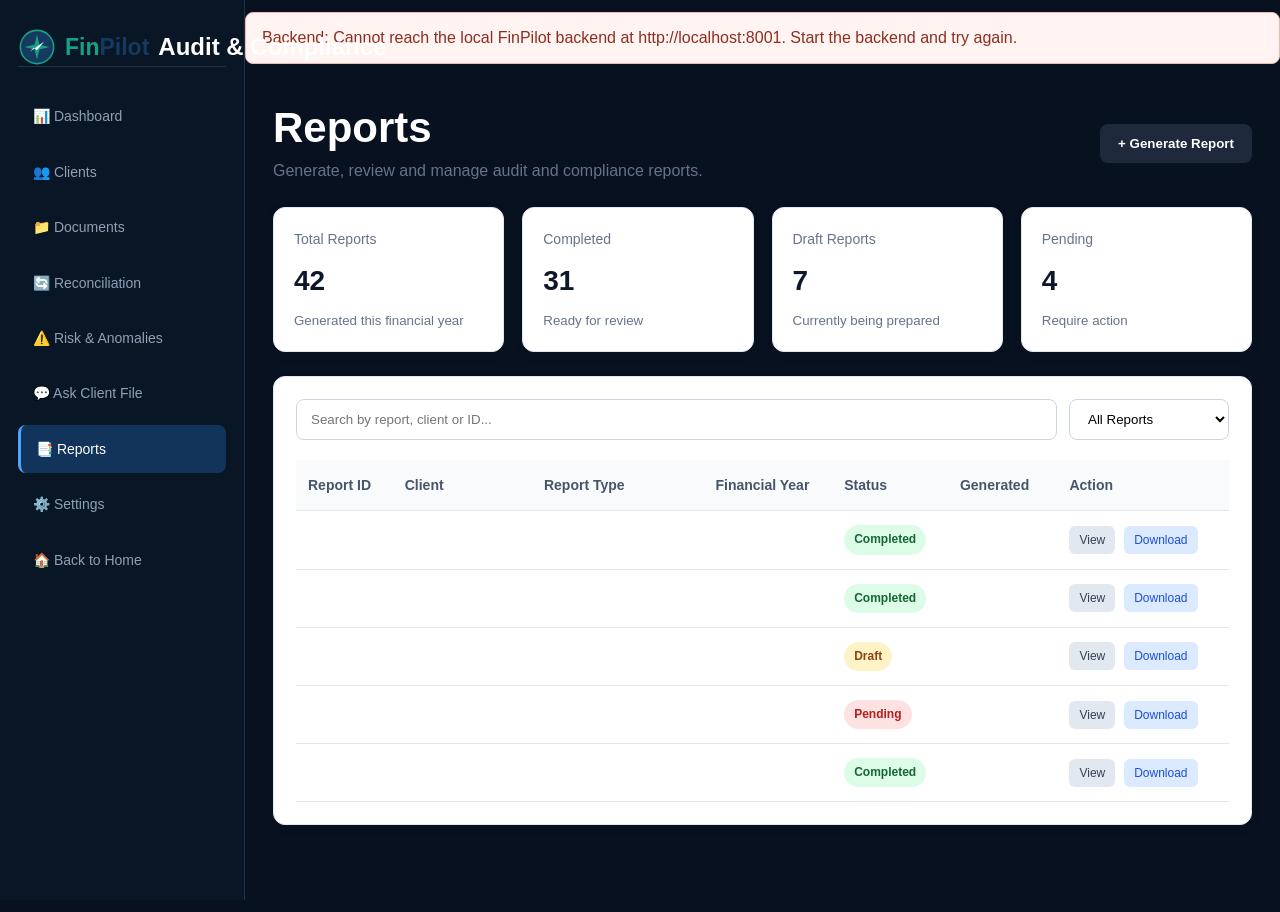
<file: reports.html>
<!DOCTYPE html>
<html lang="en">
<head>
    <meta charset="UTF-8">
    <meta name="viewport" content="width=device-width, initial-scale=1.0">
    <title>Reports | FinPilot</title>

    <link rel="stylesheet" href="css/style.css">

    <style>
        .reports-page {
            padding: 28px;
        }

        .reports-header {
            display: flex;
            justify-content: space-between;
            align-items: center;
            gap: 20px;
            margin-bottom: 24px;
            flex-wrap: wrap;
        }

        .reports-header h2 {
            margin: 0 0 6px;
        }

        .reports-header p {
            margin: 0;
            color: #64748b;
        }

        .generate-btn {
            border: none;
            background: #1e293b;
            color: white;
            padding: 12px 18px;
            border-radius: 8px;
            cursor: pointer;
            font-weight: 600;
        }

        .generate-btn:hover {
            opacity: 0.9;
        }

        .report-summary {
            display: grid;
            grid-template-columns: repeat(4, 1fr);
            gap: 18px;
            margin-bottom: 24px;
        }

        .summary-card {
            background: white;
            border: 1px solid #e2e8f0;
            border-radius: 12px;
            padding: 20px;
            box-shadow: 0 3px 12px rgba(15, 23, 42, 0.06);
        }

        .summary-card .label {
            color: #64748b;
            font-size: 14px;
            margin-bottom: 8px;
        }

        .summary-card .number {
            color: #0f172a;
            font-size: 28px;
            font-weight: 700;
        }

        .summary-card small {
            display: block;
            margin-top: 6px;
            color: #64748b;
        }

        .reports-panel {
            background: white;
            border: 1px solid #e2e8f0;
            border-radius: 12px;
            padding: 22px;
            box-shadow: 0 3px 12px rgba(15, 23, 42, 0.06);
        }

        .reports-toolbar {
            display: flex;
            gap: 12px;
            margin-bottom: 20px;
            flex-wrap: wrap;
        }

        .report-search {
            flex: 1;
            min-width: 240px;
            padding: 11px 14px;
            border: 1px solid #cbd5e1;
            border-radius: 8px;
            outline: none;
        }

        .report-search:focus {
            border-color: #64748b;
        }

        .report-filter {
            min-width: 160px;
            padding: 11px 14px;
            border: 1px solid #cbd5e1;
            border-radius: 8px;
            background: white;
        }

        .reports-table-wrapper {
            overflow-x: auto;
        }

        .reports-table {
            width: 100%;
            min-width: 850px;
            border-collapse: collapse;
        }

        .reports-table th,
        .reports-table td {
            padding: 14px 12px;
            border-bottom: 1px solid #e2e8f0;
            text-align: left;
            font-size: 14px;
        }

        .reports-table th {
            background: #f8fafc;
            color: #475569;
            font-weight: 600;
        }

        .reports-table tr:hover {
            background: #f8fafc;
        }

        .status-badge {
            display: inline-block;
            padding: 5px 10px;
            border-radius: 20px;
            font-size: 12px;
            font-weight: 600;
        }

        .completed {
            background: #dcfce7;
            color: #166534;
        }

        .draft {
            background: #fef3c7;
            color: #92400e;
        }

        .pending {
            background: #fee2e2;
            color: #b91c1c;
        }

        .action-btn {
            border: none;
            padding: 7px 10px;
            border-radius: 6px;
            cursor: pointer;
            font-size: 12px;
            margin-right: 5px;
            background: #e2e8f0;
            color: #334155;
        }

        .action-btn:hover {
            opacity: 0.85;
        }

        .download-btn {
            background: #dbeafe;
            color: #1d4ed8;
        }

        .empty-message {
            display: none;
            text-align: center;
            padding: 30px;
            color: #64748b;
        }

        /* Modal */

        .report-modal {
            display: none;
            position: fixed;
            z-index: 1000;
            inset: 0;
            background: rgba(15, 23, 42, 0.55);
            justify-content: center;
            align-items: center;
            padding: 20px;
        }

        .modal-content {
            width: 100%;
            max-width: 620px;
            max-height: 90vh;
            overflow-y: auto;
            background: white;
            border-radius: 14px;
            padding: 24px;
            box-shadow: 0 15px 40px rgba(0, 0, 0, 0.2);
        }

        .modal-header {
            display: flex;
            justify-content: space-between;
            align-items: center;
            margin-bottom: 20px;
        }

        .modal-header h3 {
            margin: 0;
        }

        .close-btn {
            border: none;
            background: transparent;
            font-size: 24px;
            cursor: pointer;
            color: #64748b;
        }

        .report-details {
            display: grid;
            grid-template-columns: repeat(2, 1fr);
            gap: 14px;
        }

        .detail-box {
            background: #f8fafc;
            padding: 13px;
            border-radius: 8px;
        }

        .detail-box.full {
            grid-column: 1 / -1;
        }

        .detail-box span {
            display: block;
            color: #64748b;
            font-size: 12px;
            margin-bottom: 5px;
        }

        .detail-box strong {
            color: #0f172a;
        }

        /* Generate form */

        .generate-form {
            display: grid;
            gap: 14px;
        }

        .generate-form label {
            font-size: 13px;
            font-weight: 600;
            color: #334155;
        }

        .generate-form select,
        .generate-form input {
            width: 100%;
            box-sizing: border-box;
            padding: 11px 13px;
            margin-top: 6px;
            border: 1px solid #cbd5e1;
            border-radius: 8px;
            outline: none;
        }

        .generate-form button {
            border: none;
            padding: 11px;
            border-radius: 8px;
            background: #1e293b;
            color: white;
            cursor: pointer;
            font-weight: 600;
        }

        @media (max-width: 1000px) {
            .report-summary {
                grid-template-columns: repeat(2, 1fr);
            }
        }

        @media (max-width: 600px) {
            .reports-page {
                padding: 16px;
            }

            .report-summary {
                grid-template-columns: 1fr;
            }

            .report-details {
                grid-template-columns: 1fr;
            }

            .detail-box.full {
                grid-column: auto;
            }
        }
    </style>
</head>

<body>

<div class="app-container">

    <!-- Sidebar -->
    <aside class="sidebar">

        <div class="logo">
            <svg class="finpilot-logo-icon" viewBox="0 0 48 48" aria-label="FinPilot logo">
                <circle cx="24" cy="24" r="21"></circle>
                <path d="M24 8 L27 21 L40 24 L27 27 L24 40 L21 27 L8 24 L21 21 Z"></path>
                <path d="M15 30 L20 25 L24 28 L33 17"></path>
            </svg>

            <div class="finpilot-wordmark">
                <span class="fin">Fin</span><span class="pilot">Pilot</span>
            </div>

            <p>Audit & Compliance</p>
        </div>

        <nav>

            <a href="dashboard.html">
                📊 Dashboard
            </a>

            <a href="clients.html">
                👥 Clients
            </a>

            <a href="documents.html">
                📁 Documents
            </a>

            <a href="reconciliation.html">
                🔄 Reconciliation
            </a>

            <a href="risk.html">
                ⚠️ Risk & Anomalies
            </a>

            <a href="ask-client.html">
                💬 Ask Client File
            </a>

            <a href="reports.html" class="active">
                📑 Reports
            </a>

            <a href="settings.html">
                ⚙️ Settings
            </a>

            <a href="index.html">
                🏠 Back to Home
            </a>

        </nav>

    </aside>


    <!-- Main Content -->
    <main class="main-content">

        <div class="reports-page">

            <!-- Header -->
            <div class="reports-header">

                <div>
                    <h2>Reports</h2>
                    <p>
                        Generate, review and manage audit and compliance reports.
                    </p>
                </div>

                <button
                    class="generate-btn"
                    onclick="openGenerateModal()"
                >
                    + Generate Report
                </button>

            </div>


            <!-- Summary -->
            <div class="report-summary">

                <div class="summary-card">
                    <div class="label">Total Reports</div>
                    <div class="number" id="totalReportCount">42</div>
                    <small>Generated this financial year</small>
                </div>

                <div class="summary-card">
                    <div class="label">Completed</div>
                    <div class="number">31</div>
                    <small>Ready for review</small>
                </div>

                <div class="summary-card">
                    <div class="label">Draft Reports</div>
                    <div class="number" id="draftReportCount">7</div>
                    <small>Currently being prepared</small>
                </div>

                <div class="summary-card">
                    <div class="label">Pending</div>
                    <div class="number">4</div>
                    <small>Require action</small>
                </div>

            </div>


            <!-- Reports Panel -->
            <div class="reports-panel">

                <div class="reports-toolbar">

                    <input
                        type="text"
                        id="reportSearch"
                        aria-label="Search reports"
                        class="report-search"
                        placeholder="Search by report, client or ID..."
                        oninput="searchReports()"
                    >

                    <select
                        id="reportFilter"
                        class="report-filter"
                        onchange="filterReports()"
                    >
                        <option value="all">All Reports</option>
                        <option value="completed">Completed</option>
                        <option value="draft">Draft</option>
                        <option value="pending">Pending</option>
                    </select>

                </div>


                <div class="reports-table-wrapper">

                    <table class="reports-table" id="reportsTable">

                        <thead>
                            <tr>
                                <th>Report ID</th>
                                <th>Client</th>
                                <th>Report Type</th>
                                <th>Financial Year</th>
                                <th>Status</th>
                                <th>Generated</th>
                                <th>Action</th>
                            </tr>
                        </thead>

                        <tbody>

                            <tr data-status="completed">

                                <td>REP-1001</td>
                                <td>ABC Enterprises</td>
                                <td>Audit Summary</td>
                                <td>2026–27</td>

                                <td>
                                    <span class="status-badge completed">
                                        Completed
                                    </span>
                                </td>

                                <td>06 Oct 2026</td>

                                <td>
                                    <button
                                        class="action-btn"
                                        onclick="viewReport(
                                            'REP-1001',
                                            'ABC Enterprises',
                                            'Audit Summary',
                                            '2026–27',
                                            'Completed',
                                            '06 Oct 2026'
                                        )"
                                    >
                                        View
                                    </button>

                                    <button
                                        class="action-btn download-btn"
                                        onclick="downloadReport('REP-1001')"
                                    >
                                        Download
                                    </button>
                                </td>

                            </tr>


                            <tr data-status="completed">

                                <td>REP-1002</td>
                                <td>Shree Traders</td>
                                <td>GST Compliance</td>
                                <td>2026–27</td>

                                <td>
                                    <span class="status-badge completed">
                                        Completed
                                    </span>
                                </td>

                                <td>05 Oct 2026</td>

                                <td>
                                    <button
                                        class="action-btn"
                                        onclick="viewReport(
                                            'REP-1002',
                                            'Shree Traders',
                                            'GST Compliance',
                                            '2026–27',
                                            'Completed',
                                            '05 Oct 2026'
                                        )"
                                    >
                                        View
                                    </button>

                                    <button
                                        class="action-btn download-btn"
                                        onclick="downloadReport('REP-1002')"
                                    >
                                        Download
                                    </button>
                                </td>

                            </tr>


                            <tr data-status="draft">

                                <td>REP-1003</td>
                                <td>Patil Industries</td>
                                <td>Risk Assessment</td>
                                <td>2026–27</td>

                                <td>
                                    <span class="status-badge draft">
                                        Draft
                                    </span>
                                </td>

                                <td>04 Oct 2026</td>

                                <td>
                                    <button
                                        class="action-btn"
                                        onclick="viewReport(
                                            'REP-1003',
                                            'Patil Industries',
                                            'Risk Assessment',
                                            '2026–27',
                                            'Draft',
                                            '04 Oct 2026'
                                        )"
                                    >
                                        View
                                    </button>

                                    <button
                                        class="action-btn download-btn"
                                        onclick="downloadReport('REP-1003')"
                                    >
                                        Download
                                    </button>
                                </td>

                            </tr>


                            <tr data-status="pending">

                                <td>REP-1004</td>
                                <td>Global Services</td>
                                <td>Financial Review</td>
                                <td>2026–27</td>

                                <td>
                                    <span class="status-badge pending">
                                        Pending
                                    </span>
                                </td>

                                <td>02 Oct 2026</td>

                                <td>
                                    <button
                                        class="action-btn"
                                        onclick="viewReport(
                                            'REP-1004',
                                            'Global Services',
                                            'Financial Review',
                                            '2026–27',
                                            'Pending',
                                            '02 Oct 2026'
                                        )"
                                    >
                                        View
                                    </button>

                                    <button
                                        class="action-btn download-btn"
                                        onclick="downloadReport('REP-1004')"
                                    >
                                        Download
                                    </button>
                                </td>

                            </tr>


                            <tr data-status="completed">

                                <td>REP-1005</td>
                                <td>ABC Enterprises</td>
                                <td>Reconciliation Report</td>
                                <td>2026–27</td>

                                <td>
                                    <span class="status-badge completed">
                                        Completed
                                    </span>
                                </td>

                                <td>01 Oct 2026</td>

                                <td>
                                    <button
                                        class="action-btn"
                                        onclick="viewReport(
                                            'REP-1005',
                                            'ABC Enterprises',
                                            'Reconciliation Report',
                                            '2026–27',
                                            'Completed',
                                            '01 Oct 2026'
                                        )"
                                    >
                                        View
                                    </button>

                                    <button
                                        class="action-btn download-btn"
                                        onclick="downloadReport('REP-1005')"
                                    >
                                        Download
                                    </button>
                                </td>

                            </tr>

                        </tbody>

                    </table>

                    <div
                        id="emptyMessage"
                        class="empty-message"
                    >
                        No matching reports found.
                    </div>

                </div>

            </div>

        </div>

    </main>

</div>


<!-- View Report Modal -->

<div
    id="viewModal"
    class="report-modal"
>

    <div class="modal-content">

        <div class="modal-header">

            <h3>Report Details</h3>

            <button
                class="close-btn"
                type="button"
                aria-label="Close report details"
                onclick="closeViewModal()"
            >
                &times;
            </button>

        </div>


        <div class="report-details">

            <div class="detail-box">
                <span>Report ID</span>
                <strong id="detailId">-</strong>
            </div>

            <div class="detail-box">
                <span>Client</span>
                <strong id="detailClient">-</strong>
            </div>

            <div class="detail-box">
                <span>Report Type</span>
                <strong id="detailType">-</strong>
            </div>

            <div class="detail-box">
                <span>Financial Year</span>
                <strong id="detailFY">-</strong>
            </div>

            <div class="detail-box">
                <span>Status</span>
                <strong id="detailStatus">-</strong>
            </div>

            <div class="detail-box">
                <span>Generated Date</span>
                <strong id="detailDate">-</strong>
            </div>

            <div class="detail-box full">
                <span>Description</span>
                <strong>
                    This report contains audit, compliance and financial
                    review information for the selected client.
                </strong>
            </div>

        </div>

    </div>

</div>


<!-- Generate Report Modal -->

<div
    id="generateModal"
    class="report-modal"
>

    <div class="modal-content">

        <div class="modal-header">

            <h3>Generate New Report</h3>

            <button
                class="close-btn"
                type="button"
                aria-label="Close generate report dialog"
                onclick="closeGenerateModal()"
            >
                &times;
            </button>

        </div>


        <form
            class="generate-form"
            onsubmit="generateReport(event)"
        >

            <label>
                Client

                <select id="generateClient" required>

                    <option value="">
                        Select Client
                    </option>

                    <option>
                        ABC Enterprises
                    </option>

                    <option>
                        Shree Traders
                    </option>

                    <option>
                        Patil Industries
                    </option>

                    <option>
                        Global Services
                    </option>

                </select>

            </label>


            <label>
                Report Type

                <select id="generateType" required>

                    <option value="">
                        Select Report Type
                    </option>

                    <option>
                        Audit Summary
                    </option>

                    <option>
                        GST Compliance
                    </option>

                    <option>
                        Risk Assessment
                    </option>

                    <option>
                        Financial Review
                    </option>

                    <option>
                        Reconciliation Report
                    </option>

                </select>

            </label>


            <label>
                Financial Year

                <select id="generateFY" required>

                    <option>2026–27</option>
                    <option>2025–26</option>
                    <option>2024–25</option>

                </select>

            </label>


            <button type="submit">
                Generate Report
            </button>

        </form>

    </div>

</div>


<script>

    /* View report */

    function viewReport(
        id,
        client,
        type,
        fy,
        status,
        date
    ) {

        document.getElementById("detailId").textContent = id;
        document.getElementById("detailClient").textContent = client;
        document.getElementById("detailType").textContent = type;
        document.getElementById("detailFY").textContent = fy;
        document.getElementById("detailStatus").textContent = status;
        document.getElementById("detailDate").textContent = date;

        document.getElementById("viewModal").style.display = "flex";
    }


    /* Close view modal */

    function closeViewModal() {

        document.getElementById("viewModal").style.display = "none";

    }


    /* Download demo */

    function downloadReport(id) {

        alert(
            "Frontend demo only: no report file is attached for " +
            id +
            "; no download occurred."
        );

    }


    /* Open generate modal */

    function openGenerateModal() {

        document.getElementById("generateModal").style.display = "flex";

    }


    /* Close generate modal */

    function closeGenerateModal() {

        document.getElementById("generateModal").style.display = "none";

    }


    /* Generate report */

    function generateReport(event) {

        event.preventDefault();

        const client =
            document.getElementById("generateClient").value;
        const type =
            document.getElementById("generateType").value;

        const fy =
            document.getElementById("generateFY").value;

        const rows = Array.from(
            document.querySelectorAll("#reportsTable tbody tr")
        );
        const lastId = rows.reduce(function(maxId, row) {
            const match = row.cells[0].textContent.match(/REP-(\d+)/);
            return match ? Math.max(maxId, Number(match[1])) : maxId;
        }, 1005);
        const id = "REP-" + String(lastId + 1).padStart(4, "0");
        const date = new Intl.DateTimeFormat("en-GB", {
            day: "2-digit",
            month: "short",
            year: "numeric"
        }).format(new Date());

        const row = document.createElement("tr");
        row.dataset.status = "draft";
        [id, client, type, fy].forEach(function(value) {
            const cell = document.createElement("td");
            cell.textContent = value;
            row.appendChild(cell);
        });

        const statusCell = document.createElement("td");
        const statusBadge = document.createElement("span");
        statusBadge.className = "status-badge draft";
        statusBadge.textContent = "Draft";
        statusCell.appendChild(statusBadge);
        row.appendChild(statusCell);

        const dateCell = document.createElement("td");
        dateCell.textContent = date;
        row.appendChild(dateCell);

        const actionsCell = document.createElement("td");
        const viewButton = document.createElement("button");
        viewButton.className = "action-btn";
        viewButton.textContent = "View";
        viewButton.addEventListener("click", function() {
            viewReport(id, client, type, fy, "Draft", date);
        });

        const downloadButton = document.createElement("button");
        downloadButton.className = "action-btn download-btn";
        downloadButton.textContent = "Download";
        downloadButton.addEventListener("click", function() {
            downloadReport(id);
        });

        actionsCell.append(viewButton, downloadButton);
        row.appendChild(actionsCell);
        document.querySelector("#reportsTable tbody").appendChild(row);

        document.getElementById("totalReportCount").textContent =
            Number(document.getElementById("totalReportCount").textContent) + 1;
        document.getElementById("draftReportCount").textContent =
            Number(document.getElementById("draftReportCount").textContent) + 1;
        applyReportFilters();

        alert(
            "Report added to this page as frontend demo data. It is not saved after reload.\n\n" +
            "Report ID: " + id + "\n" +
            "Client: " + client + "\n" +
            "Report: " + type + "\n" +
            "Financial Year: " + fy
        );

        event.target.reset();

        closeGenerateModal();

    }


    /* Search */

    function searchReports() {

        applyReportFilters();

    }


    /* Combined search and status filter */

    function filterReports() {

        applyReportFilters();

    }


    function applyReportFilters() {

        const filter = document.getElementById("reportFilter").value;
        const search = document.getElementById("reportSearch").value.toLowerCase();
        const rows = document.querySelectorAll("#reportsTable tbody tr");
        let visible = 0;

        rows.forEach(function(row) {
            const matchesFilter = filter === "all" || row.dataset.status === filter;
            const matchesSearch = row.textContent.toLowerCase().includes(search);
            row.style.display = matchesFilter && matchesSearch ? "" : "none";
            if (matchesFilter && matchesSearch) {
                visible++;
            }
        });

        document.getElementById("emptyMessage").style.display =
            visible === 0 ? "block" : "none";

    }


    /* Close modals by clicking outside */

    window.onclick = function(event) {

        const viewModal =
            document.getElementById("viewModal");

        const generateModal =
            document.getElementById("generateModal");

        if (event.target === viewModal) {
            closeViewModal();
        }

        if (event.target === generateModal) {
            closeGenerateModal();
        }

    };

</script>

    <script src="js/api.js"></script>
    <script src="js/backend-integration.js"></script>
</body>
</html>
</file>
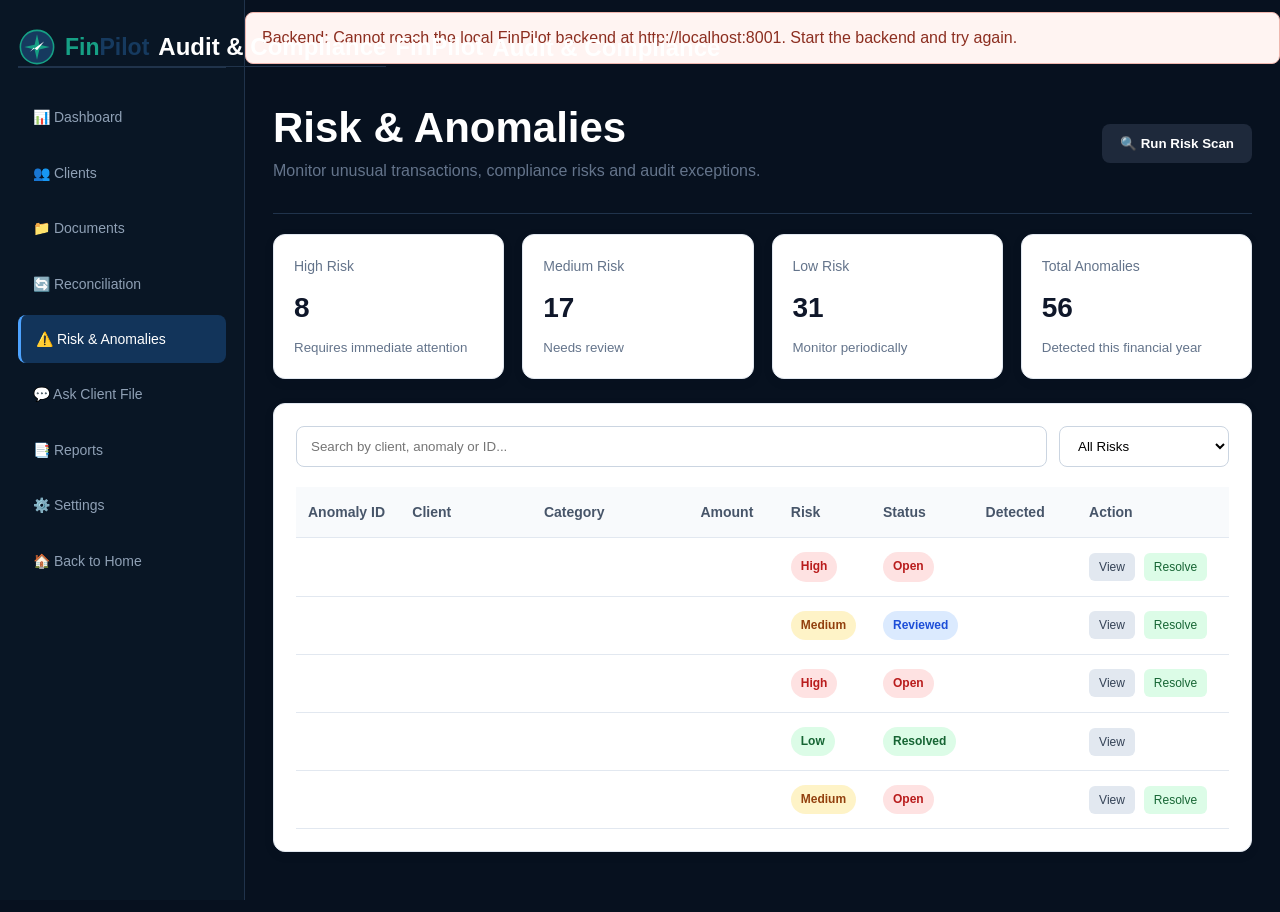
<file: risk.html>
<!DOCTYPE html>
<html lang="en">
<head>
    <meta charset="UTF-8">
    <meta name="viewport" content="width=device-width, initial-scale=1.0">
    <title>Risk & Anomalies | FinPilot</title>

    <link rel="stylesheet" href="css/style.css">

    <style>
        .risk-page {
            padding: 28px;
        }

        .risk-header {
            display: flex;
            justify-content: space-between;
            align-items: center;
            gap: 20px;
            margin-bottom: 24px;
            flex-wrap: wrap;
        }

        .risk-header h2 {
            margin: 0 0 6px;
        }

        .risk-header p {
            margin: 0;
            color: #64748b;
        }

        .scan-btn {
            border: none;
            padding: 12px 18px;
            border-radius: 8px;
            background: #1e293b;
            color: white;
            cursor: pointer;
            font-weight: 600;
        }

        .scan-btn:hover {
            opacity: 0.9;
        }

        .risk-summary {
            display: grid;
            grid-template-columns: repeat(4, 1fr);
            gap: 18px;
            margin-bottom: 24px;
        }

        .risk-card {
            background: white;
            border: 1px solid #e2e8f0;
            border-radius: 12px;
            padding: 20px;
            box-shadow: 0 3px 12px rgba(15, 23, 42, 0.06);
        }

        .risk-card .label {
            color: #64748b;
            font-size: 14px;
            margin-bottom: 8px;
        }

        .risk-card .number {
            font-size: 28px;
            font-weight: 700;
            color: #0f172a;
        }

        .risk-card small {
            display: block;
            margin-top: 6px;
            color: #64748b;
        }

        .risk-panel {
            background: white;
            border: 1px solid #e2e8f0;
            border-radius: 12px;
            padding: 22px;
            box-shadow: 0 3px 12px rgba(15, 23, 42, 0.06);
        }

        .risk-toolbar {
            display: flex;
            justify-content: space-between;
            gap: 12px;
            margin-bottom: 20px;
            flex-wrap: wrap;
        }

        .risk-search {
            flex: 1;
            min-width: 240px;
            padding: 11px 14px;
            border: 1px solid #cbd5e1;
            border-radius: 8px;
            outline: none;
        }

        .risk-search:focus {
            border-color: #64748b;
        }

        .risk-filter {
            padding: 11px 14px;
            border: 1px solid #cbd5e1;
            border-radius: 8px;
            background: white;
            min-width: 170px;
        }

        .risk-table-wrapper {
            overflow-x: auto;
        }

        .risk-table {
            width: 100%;
            border-collapse: collapse;
            min-width: 900px;
        }

        .risk-table th,
        .risk-table td {
            padding: 14px 12px;
            border-bottom: 1px solid #e2e8f0;
            text-align: left;
            font-size: 14px;
        }

        .risk-table th {
            background: #f8fafc;
            color: #475569;
            font-weight: 600;
        }

        .risk-table tr:hover {
            background: #f8fafc;
        }

        .risk-badge,
        .status-badge {
            display: inline-block;
            padding: 5px 10px;
            border-radius: 20px;
            font-size: 12px;
            font-weight: 600;
        }

        .high {
            background: #fee2e2;
            color: #b91c1c;
        }

        .medium {
            background: #fef3c7;
            color: #92400e;
        }

        .low {
            background: #dcfce7;
            color: #166534;
        }

        .open {
            background: #fee2e2;
            color: #b91c1c;
        }

        .reviewed {
            background: #dbeafe;
            color: #1d4ed8;
        }

        .resolved {
            background: #dcfce7;
            color: #166534;
        }

        .action-btn {
            border: none;
            padding: 7px 10px;
            border-radius: 6px;
            cursor: pointer;
            font-size: 12px;
            margin-right: 5px;
            background: #e2e8f0;
            color: #334155;
        }

        .action-btn:hover {
            opacity: 0.85;
        }

        .resolve-btn {
            background: #dcfce7;
            color: #166534;
        }

        .empty-message {
            display: none;
            text-align: center;
            padding: 30px;
            color: #64748b;
        }

        /* Modal */

        .risk-modal {
            display: none;
            position: fixed;
            z-index: 1000;
            inset: 0;
            background: rgba(15, 23, 42, 0.55);
            justify-content: center;
            align-items: center;
            padding: 20px;
        }

        .risk-modal-content {
            width: 100%;
            max-width: 600px;
            max-height: 90vh;
            overflow-y: auto;
            background: white;
            border-radius: 14px;
            padding: 24px;
            box-shadow: 0 15px 40px rgba(0, 0, 0, 0.2);
        }

        .modal-top {
            display: flex;
            justify-content: space-between;
            align-items: center;
            margin-bottom: 20px;
        }

        .modal-top h3 {
            margin: 0;
        }

        .close-btn {
            border: none;
            background: transparent;
            font-size: 24px;
            cursor: pointer;
            color: #64748b;
        }

        .anomaly-details {
            display: grid;
            grid-template-columns: repeat(2, 1fr);
            gap: 14px;
        }

        .detail-box {
            background: #f8fafc;
            border-radius: 8px;
            padding: 13px;
        }

        .detail-box.full {
            grid-column: 1 / -1;
        }

        .detail-box span {
            display: block;
            color: #64748b;
            font-size: 12px;
            margin-bottom: 5px;
        }

        .detail-box strong {
            color: #0f172a;
        }

        .modal-actions {
            margin-top: 20px;
            display: flex;
            justify-content: flex-end;
            gap: 10px;
        }

        .modal-actions button {
            border: none;
            padding: 10px 15px;
            border-radius: 7px;
            cursor: pointer;
            font-weight: 600;
        }

        .modal-resolve {
            background: #166534;
            color: white;
        }

        .modal-close {
            background: #e2e8f0;
            color: #334155;
        }

        @media (max-width: 1000px) {
            .risk-summary {
                grid-template-columns: repeat(2, 1fr);
            }
        }

        @media (max-width: 600px) {
            .risk-page {
                padding: 16px;
            }

            .risk-summary {
                grid-template-columns: 1fr;
            }

            .anomaly-details {
                grid-template-columns: 1fr;
            }

            .detail-box.full {
                grid-column: auto;
            }
        }
    </style>
</head>

<body>

<div class="app-container">

    <!-- Sidebar -->
    <aside class="sidebar">

        <div class="logo">
            <div class="logo">
    <svg class="finpilot-logo-icon" viewBox="0 0 48 48" aria-label="FinPilot logo">
        <circle cx="24" cy="24" r="21"></circle>
        <path d="M24 8 L27 21 L40 24 L27 27 L24 40 L21 27 L8 24 L21 21 Z"></path>
        <path d="M15 30 L20 25 L24 28 L33 17"></path>
    </svg>

    <div class="finpilot-wordmark">
        <span class="fin">Fin</span><span class="pilot">Pilot</span>
    </div>

    <p>Audit & Compliance</p>
</div><h2>FinPilot</h2>
            <p>Audit & Compliance</p>
        </div>

        <nav>

            <a href="dashboard.html">
                📊 Dashboard
            </a>

            <a href="clients.html">
                👥 Clients
            </a>

            <a href="documents.html">
                📁 Documents
            </a>

            <a href="reconciliation.html">
                🔄 Reconciliation
            </a>

            <a href="risk.html" class="active">
                ⚠️ Risk & Anomalies
            </a>

            <a href="ask-client.html">
                💬 Ask Client File
            </a>

            <a href="reports.html">
                📑 Reports
            </a>

            <a href="settings.html">
                ⚙️ Settings
            </a>

            <a href="index.html">
                🏠 Back to Home
            </a>

        </nav>

    </aside>


    <!-- Main Content -->
    <main class="main-content">

        <div class="risk-page">

            <!-- Header -->
            <div class="risk-header">

                <div>
                    <h2>Risk & Anomalies</h2>
                    <p>Monitor unusual transactions, compliance risks and audit exceptions.</p>
                </div>

                <button class="scan-btn" onclick="runRiskScan()">
                    🔍 Run Risk Scan
                </button>

            </div>


            <!-- Summary -->
            <div class="risk-summary">

                <div class="risk-card">
                    <div class="label">High Risk</div>
                    <div class="number">8</div>
                    <small>Requires immediate attention</small>
                </div>

                <div class="risk-card">
                    <div class="label">Medium Risk</div>
                    <div class="number">17</div>
                    <small>Needs review</small>
                </div>

                <div class="risk-card">
                    <div class="label">Low Risk</div>
                    <div class="number">31</div>
                    <small>Monitor periodically</small>
                </div>

                <div class="risk-card">
                    <div class="label">Total Anomalies</div>
                    <div class="number">56</div>
                    <small>Detected this financial year</small>
                </div>

            </div>


            <!-- Main Panel -->
            <div class="risk-panel">

                <div class="risk-toolbar">

                    <input
                        type="text"
                        id="riskSearch"
                        aria-label="Search anomalies"
                        class="risk-search"
                        placeholder="Search by client, anomaly or ID..."
                        oninput="searchRisks()"
                    >

                    <select
                        id="riskFilter"
                        class="risk-filter"
                        onchange="filterRisks()"
                    >
                        <option value="all">All Risks</option>
                        <option value="high">High Risk</option>
                        <option value="medium">Medium Risk</option>
                        <option value="low">Low Risk</option>
                        <option value="open">Open</option>
                        <option value="reviewed">Reviewed</option>
                        <option value="resolved">Resolved</option>
                    </select>

                </div>


                <!-- Table -->
                <div class="risk-table-wrapper">

                    <table class="risk-table" id="riskTable">

                        <thead>
                            <tr>
                                <th>Anomaly ID</th>
                                <th>Client</th>
                                <th>Category</th>
                                <th>Amount</th>
                                <th>Risk</th>
                                <th>Status</th>
                                <th>Detected</th>
                                <th>Action</th>
                            </tr>
                        </thead>

                        <tbody>

                            <tr data-risk="high" data-status="open">

                                <td>AN-1001</td>
                                <td>ABC Enterprises</td>
                                <td>Duplicate Invoice</td>
                                <td>₹85,000</td>

                                <td>
                                    <span class="risk-badge high">High</span>
                                </td>

                                <td>
                                    <span class="status-badge open">Open</span>
                                </td>

                                <td>06 Oct 2026</td>

                                <td>
                                    <button class="action-btn"
                                        onclick="viewAnomaly('AN-1001','ABC Enterprises','Duplicate Invoice','₹85,000','High','Open','06 Oct 2026','Two invoices with identical invoice number and amount were detected.')">
                                        View
                                    </button>

                                    <button class="action-btn resolve-btn"
                                        onclick="resolveAnomaly(this)">
                                        Resolve
                                    </button>
                                </td>

                            </tr>


                            <tr data-risk="medium" data-status="reviewed">

                                <td>AN-1002</td>
                                <td>Shree Traders</td>
                                <td>GST Mismatch</td>
                                <td>₹52,500</td>

                                <td>
                                    <span class="risk-badge medium">Medium</span>
                                </td>

                                <td>
                                    <span class="status-badge reviewed">Reviewed</span>
                                </td>

                                <td>05 Oct 2026</td>

                                <td>
                                    <button class="action-btn"
                                        onclick="viewAnomaly('AN-1002','Shree Traders','GST Mismatch','₹52,500','Medium','Reviewed','05 Oct 2026','GST amount reported in the invoice does not match the accounting record.')">
                                        View
                                    </button>

                                    <button class="action-btn resolve-btn"
                                        onclick="resolveAnomaly(this)">
                                        Resolve
                                    </button>
                                </td>

                            </tr>


                            <tr data-risk="high" data-status="open">

                                <td>AN-1003</td>
                                <td>Patil Industries</td>
                                <td>Unusual Transaction</td>
                                <td>₹1,25,000</td>

                                <td>
                                    <span class="risk-badge high">High</span>
                                </td>

                                <td>
                                    <span class="status-badge open">Open</span>
                                </td>

                                <td>04 Oct 2026</td>

                                <td>
                                    <button class="action-btn"
                                        onclick="viewAnomaly('AN-1003','Patil Industries','Unusual Transaction','₹1,25,000','High','Open','04 Oct 2026','Transaction value is significantly higher than the client’s normal transaction pattern.')">
                                        View
                                    </button>

                                    <button class="action-btn resolve-btn"
                                        onclick="resolveAnomaly(this)">
                                        Resolve
                                    </button>
                                </td>

                            </tr>


                            <tr data-risk="low" data-status="resolved">

                                <td>AN-1004</td>
                                <td>Global Services</td>
                                <td>Round Amount</td>
                                <td>₹96,000</td>

                                <td>
                                    <span class="risk-badge low">Low</span>
                                </td>

                                <td>
                                    <span class="status-badge resolved">Resolved</span>
                                </td>

                                <td>02 Oct 2026</td>

                                <td>
                                    <button class="action-btn"
                                        onclick="viewAnomaly('AN-1004','Global Services','Round Amount','₹96,000','Low','Resolved','02 Oct 2026','Large round-value transaction was flagged for routine verification.')">
                                        View
                                    </button>
                                </td>

                            </tr>


                            <tr data-risk="medium" data-status="open">

                                <td>AN-1005</td>
                                <td>ABC Enterprises</td>
                                <td>Bank Reconciliation</td>
                                <td>₹43,750</td>

                                <td>
                                    <span class="risk-badge medium">Medium</span>
                                </td>

                                <td>
                                    <span class="status-badge open">Open</span>
                                </td>

                                <td>01 Oct 2026</td>

                                <td>
                                    <button class="action-btn"
                                        onclick="viewAnomaly('AN-1005','ABC Enterprises','Bank Reconciliation','₹43,750','Medium','Open','01 Oct 2026','Bank statement amount differs from the accounting ledger.')">
                                        View
                                    </button>

                                    <button class="action-btn resolve-btn"
                                        onclick="resolveAnomaly(this)">
                                        Resolve
                                    </button>
                                </td>

                            </tr>

                        </tbody>

                    </table>

                    <div id="emptyMessage" class="empty-message">
                        No matching anomalies found.
                    </div>

                </div>

            </div>

        </div>

    </main>

</div>


<!-- Anomaly Details Modal -->

<div id="anomalyModal" class="risk-modal">

    <div class="risk-modal-content">

        <div class="modal-top">

            <h3>Anomaly Details</h3>

            <button class="close-btn" type="button" aria-label="Close anomaly details" onclick="closeAnomaly()">
                &times;
            </button>

        </div>


        <div class="anomaly-details">

            <div class="detail-box">
                <span>Anomaly ID</span>
                <strong id="detailId">-</strong>
            </div>

            <div class="detail-box">
                <span>Client</span>
                <strong id="detailClient">-</strong>
            </div>

            <div class="detail-box">
                <span>Category</span>
                <strong id="detailCategory">-</strong>
            </div>

            <div class="detail-box">
                <span>Amount</span>
                <strong id="detailAmount">-</strong>
            </div>

            <div class="detail-box">
                <span>Risk Level</span>
                <strong id="detailRisk">-</strong>
            </div>

            <div class="detail-box">
                <span>Status</span>
                <strong id="detailStatus">-</strong>
            </div>

            <div class="detail-box">
                <span>Detected Date</span>
                <strong id="detailDate">-</strong>
            </div>

            <div class="detail-box full">
                <span>Reason / Observation</span>
                <strong id="detailReason">-</strong>
            </div>

        </div>


        <div class="modal-actions">

            <button class="modal-close" type="button" aria-label="Close anomaly details" onclick="closeAnomaly()">
                Close
            </button>

            <button class="modal-resolve" onclick="resolveFromModal()">
                ✓ Mark Resolved
            </button>

        </div>

    </div>

</div>


<script>

    let currentRow = null;


    /* View anomaly */

    function viewAnomaly(id, client, category, amount, risk, status, date, reason) {

        document.getElementById("detailId").textContent = id;
        document.getElementById("detailClient").textContent = client;
        document.getElementById("detailCategory").textContent = category;
        document.getElementById("detailAmount").textContent = amount;
        document.getElementById("detailRisk").textContent = risk;
        document.getElementById("detailStatus").textContent = status;
        document.getElementById("detailDate").textContent = date;
        document.getElementById("detailReason").textContent = reason;

        currentRow = Array.from(
            document.querySelectorAll("#riskTable tbody tr")
        ).find(function(row) {
            return row.cells[0].textContent.trim() === id;
        }) || null;

        document.getElementById("anomalyModal").style.display = "flex";
    }


    /* Close modal */

    function closeAnomaly() {

        document.getElementById("anomalyModal").style.display = "none";

    }


    /* Resolve anomaly */

    function resolveAnomaly(button) {

        const row = button.closest("tr");

        markAnomalyResolved(row);

        button.remove();

        applyRiskFilters();
        alert("Anomaly marked as Resolved in this page. Frontend demo state is not saved after reload.");

    }


    /* Resolve from modal */

    function resolveFromModal() {

        if (currentRow) {

            markAnomalyResolved(currentRow);

        }

        closeAnomaly();

        applyRiskFilters();
        alert("Anomaly marked as Resolved in this page. Frontend demo state is not saved after reload.");

    }


    function markAnomalyResolved(row) {

        const statusBadge = row.querySelector(".status-badge");
        statusBadge.textContent = "Resolved";
        statusBadge.className = "status-badge resolved";
        row.dataset.status = "resolved";

        const resolveButton = row.querySelector(".resolve-btn");
        if (resolveButton) {
            resolveButton.remove();
        }

    }


    /* Search and status/risk filter */

    function searchRisks() {

        applyRiskFilters();


    }


    function applyRiskFilters() {

        const searchValue = document.getElementById("riskSearch").value.toLowerCase();
        const filter = document.getElementById("riskFilter").value;
        const rows = document.querySelectorAll("#riskTable tbody tr");
        let visible = 0;

        rows.forEach(function(row) {

            const risk = row.dataset.risk;
            const status = row.dataset.status;
            const matchesFilter =
                filter === "all" ||
                (["high", "medium", "low"].includes(filter) ? risk === filter : status === filter);
            const matchesSearch = row.textContent.toLowerCase().includes(searchValue);

            row.style.display = matchesFilter && matchesSearch ? "" : "none";
            if (matchesFilter && matchesSearch) {
                visible++;
            }

        });

        document.getElementById("emptyMessage").style.display =
            visible === 0 ? "block" : "none";

    }


    /* Filter */

    function filterRisks() {

        applyRiskFilters();

    }


    /* Demo Risk Scan */

    function runRiskScan() {

        alert(
            "Frontend demo only: no live risk scan was run and no records were changed.\n\n" +
            "The risk totals shown are sample dashboard figures."
        );

    }


    /* Close modal when clicking outside */

    window.onclick = function(event) {

        const modal =
            document.getElementById("anomalyModal");

        if (event.target === modal) {
            closeAnomaly();
        }

    };
// Apply the requested filter or open a matching anomaly from Dashboard.
const urlParams = new URLSearchParams(window.location.search);

if (urlParams.get("filter") === "open") {
    document.getElementById("riskFilter").value = "open";
    filterRisks();
}

const anomalyId = urlParams.get("anomaly");

if (anomalyId) {
    const anomalyRow = Array.from(
        document.querySelectorAll("#riskTable tbody tr")
    ).find(function(row) {
        return row.cells[0].textContent.trim() === anomalyId;
    });

    if (anomalyRow) {
        anomalyRow.querySelector(".action-btn").click();
    }
}
</script>

    <script src="js/api.js"></script>
    <script src="js/backend-integration.js"></script>
</body>
</html>
</file>
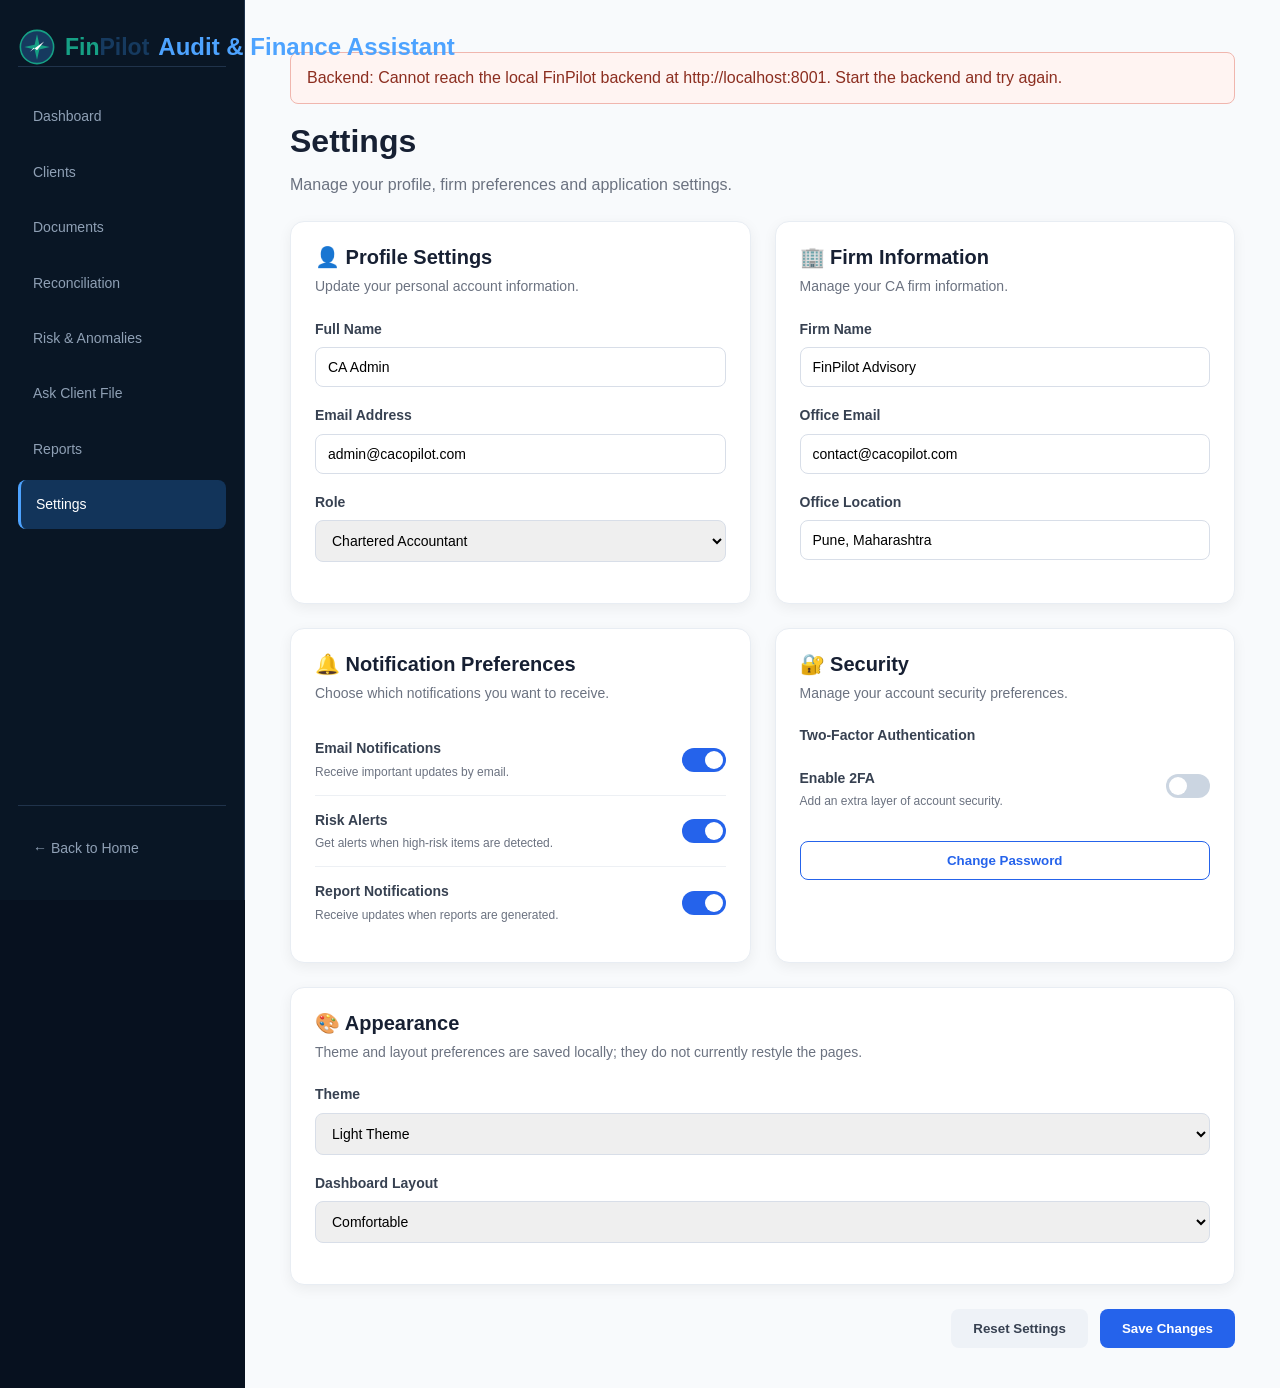
<file: settings.html>
<!DOCTYPE html>
<html lang="en">
<head>
    <meta charset="UTF-8">
    <meta name="viewport" content="width=device-width, initial-scale=1.0">
    <title>Settings - FinPilot</title>

    <link rel="stylesheet" href="css/style.css">

    <style>
        .settings-grid {
            display: grid;
            grid-template-columns: 1fr 1fr;
            gap: 24px;
            margin-top: 24px;
        }

        .settings-card {
            background: #ffffff;
            border-radius: 14px;
            padding: 24px;
            box-shadow: 0 4px 14px rgba(0,0,0,0.06);
            border: 1px solid #e8edf3;
        }

        .settings-card h2 {
            margin: 0 0 6px;
            font-size: 20px;
            color: #172033;
        }

        .settings-card .description {
            color: #6b7280;
            font-size: 14px;
            margin-bottom: 20px;
        }

        .form-group {
            margin-bottom: 17px;
        }

        .form-group label {
            display: block;
            font-weight: 600;
            font-size: 14px;
            margin-bottom: 7px;
            color: #374151;
        }

        .form-group input,
        .form-group select {
            width: 100%;
            padding: 11px 12px;
            border: 1px solid #d8dee8;
            border-radius: 8px;
            font-size: 14px;
            box-sizing: border-box;
            outline: none;
        }

        .form-group input:focus,
        .form-group select:focus {
            border-color: #2563eb;
        }

        .toggle-row {
            display: flex;
            justify-content: space-between;
            align-items: center;
            padding: 13px 0;
            border-bottom: 1px solid #edf0f4;
        }

        .toggle-row:last-child {
            border-bottom: none;
        }

        .toggle-info strong {
            display: block;
            font-size: 14px;
            color: #374151;
        }

        .toggle-info span {
            display: block;
            font-size: 12px;
            color: #6b7280;
            margin-top: 3px;
        }

        .switch {
            position: relative;
            width: 44px;
            height: 24px;
        }

        .switch input {
            appearance: none;
            position: absolute;
            inset: 0;
            z-index: 1;
            width: 100%;
            height: 100%;
            margin: 0;
            opacity: 0.01;
            cursor: pointer;
        }

        .switch input:focus-visible + .slider {
            outline: 3px solid #2563eb;
            outline-offset: 3px;
        }

        .slider {
            position: absolute;
            cursor: pointer;
            inset: 0;
            background: #cbd5e1;
            border-radius: 24px;
            transition: 0.3s;
        }

        .slider:before {
            content: "";
            position: absolute;
            width: 18px;
            height: 18px;
            left: 3px;
            top: 3px;
            background: white;
            border-radius: 50%;
            transition: 0.3s;
        }

        .switch input:checked + .slider {
            background: #2563eb;
        }

        .switch input:checked + .slider:before {
            transform: translateX(20px);
        }

        .security-button {
            width: 100%;
            padding: 11px;
            border: 1px solid #2563eb;
            background: white;
            color: #2563eb;
            border-radius: 8px;
            cursor: pointer;
            font-weight: 600;
        }

        .security-button:hover {
            background: #eff6ff;
        }

        .settings-actions {
            margin-top: 24px;
            display: flex;
            gap: 12px;
            justify-content: flex-end;
        }

        .save-btn,
        .reset-btn {
            padding: 12px 22px;
            border-radius: 8px;
            cursor: pointer;
            font-weight: 600;
            border: none;
        }

        .save-btn {
            background: #2563eb;
            color: white;
        }

        .save-btn:hover {
            background: #1d4ed8;
        }

        .reset-btn {
            background: #eef2f7;
            color: #374151;
        }

        .reset-btn:hover {
            background: #e2e8f0;
        }

        .full-width {
            grid-column: 1 / -1;
        }

        .main-content {
            padding: 40px 45px;
            background: #f8fafc;
            color: #172033;
        }

        .page-header {
            display: flex;
            justify-content: space-between;
            align-items: center;
        }

        .page-header h1 {
            margin-bottom: 5px;
        }

        .page-header p {
            margin-top: 0;
            color: #6b7280;
        }

        @media (max-width: 900px) {
            .settings-grid {
                grid-template-columns: 1fr;
            }

            .full-width {
                grid-column: auto;
            }
        }

        @media (max-width: 600px) {
            .main-content {
                padding: 22px 14px;
            }

            .settings-actions {
                flex-direction: column;
            }

            .save-btn,
            .reset-btn {
                width: 100%;
            }
        }
    </style>
</head>

<body>

    <!-- Sidebar -->
    <aside class="sidebar">
        <div class="logo">
            <svg class="finpilot-logo-icon" viewBox="0 0 48 48" aria-label="FinPilot logo">
                <circle cx="24" cy="24" r="21"></circle>
                <path d="M24 8 L27 21 L40 24 L27 27 L24 40 L21 27 L8 24 L21 21 Z"></path>
                <path d="M15 30 L20 25 L24 28 L33 17"></path>
            </svg>

            <div class="finpilot-wordmark">
                <span class="fin">Fin</span><span class="pilot">Pilot</span>
            </div>

            <span>Audit & Finance Assistant</span>
        </div>

        <nav>
            <a href="dashboard.html">Dashboard</a>
            <a href="clients.html">Clients</a>
            <a href="documents.html">Documents</a>
            <a href="reconciliation.html">Reconciliation</a>
            <a href="risk.html">Risk & Anomalies</a>
            <a href="ask-client.html">Ask Client File</a>
            <a href="reports.html">Reports</a>
            <a href="settings.html" class="active">Settings</a>
        </nav>

        <div class="sidebar-bottom">
            <a href="index.html">← Back to Home</a>
        </div>
    </aside>


    <!-- Main Content -->
    <main class="main-content">

        <div class="page-header">
            <div>
                <h1>Settings</h1>
                <p>Manage your profile, firm preferences and application settings.</p>
            </div>
        </div>


        <div class="settings-grid">

            <!-- Profile Settings -->
            <div class="settings-card">
                <h2>👤 Profile Settings</h2>
                <p class="description">
                    Update your personal account information.
                </p>

                <div class="form-group">
                    <label for="fullName">Full Name</label>
                    <input type="text" id="fullName" value="CA Admin">
                </div>

                <div class="form-group">
                    <label for="email">Email Address</label>
                    <input type="email" id="email" value="admin@cacopilot.com">
                </div>

                <div class="form-group">
                    <label for="role">Role</label>
                    <select id="role">
                        <option>Chartered Accountant</option>
                        <option>Audit Manager</option>
                        <option>Accountant</option>
                        <option>Admin</option>
                    </select>
                </div>
            </div>


            <!-- Firm Information -->
            <div class="settings-card">
                <h2>🏢 Firm Information</h2>
                <p class="description">
                    Manage your CA firm information.
                </p>

                <div class="form-group">
                    <label for="firmName">Firm Name</label>
                    <input type="text" id="firmName" value="FinPilot Advisory">
                </div>

                <div class="form-group">
                    <label for="officeEmail">Office Email</label>
                    <input type="email" id="officeEmail" value="contact@cacopilot.com">
                </div>

                <div class="form-group">
                    <label for="officeLocation">Office Location</label>
                    <input type="text" id="officeLocation" value="Pune, Maharashtra">
                </div>
            </div>


            <!-- Notifications -->
            <div class="settings-card">
                <h2>🔔 Notification Preferences</h2>
                <p class="description">
                    Choose which notifications you want to receive.
                </p>

                <div class="toggle-row">
                    <div class="toggle-info">
                        <strong>Email Notifications</strong>
                        <span>Receive important updates by email.</span>
                    </div>

                    <label class="switch">
                        <input type="checkbox" id="emailNotifications" aria-label="Email Notifications" checked>
                        <span class="slider"></span>
                    </label>
                </div>

                <div class="toggle-row">
                    <div class="toggle-info">
                        <strong>Risk Alerts</strong>
                        <span>Get alerts when high-risk items are detected.</span>
                    </div>

                    <label class="switch">
                        <input type="checkbox" id="riskAlerts" aria-label="Risk Alerts" checked>
                        <span class="slider"></span>
                    </label>
                </div>

                <div class="toggle-row">
                    <div class="toggle-info">
                        <strong>Report Notifications</strong>
                        <span>Receive updates when reports are generated.</span>
                    </div>

                    <label class="switch">
                        <input type="checkbox" id="reportNotifications" aria-label="Report Notifications" checked>
                        <span class="slider"></span>
                    </label>
                </div>
            </div>


            <!-- Security -->
            <div class="settings-card">
                <h2>🔐 Security</h2>
                <p class="description">
                    Manage your account security preferences.
                </p>

                <div class="form-group">
                    <label>Two-Factor Authentication</label>

                    <div class="toggle-row">
                        <div class="toggle-info">
                            <strong>Enable 2FA</strong>
                            <span>Add an extra layer of account security.</span>
                        </div>

                        <label class="switch">
                            <input type="checkbox" id="twoFactor" aria-label="Enable Two-Factor Authentication">
                            <span class="slider"></span>
                        </label>
                    </div>
                </div>

                <button class="security-button" onclick="changePassword()">
                    Change Password
                </button>
            </div>


            <!-- Appearance -->
            <div class="settings-card full-width">
                <h2>🎨 Appearance</h2>
                <p class="description">
                    Theme and layout preferences are saved locally; they do not currently restyle the pages.
                </p>

                <div class="form-group">
                    <label for="theme">Theme</label>
                    <select id="theme">
                        <option value="light">Light Theme</option>
                        <option value="system">System Default</option>
                    </select>
                </div>

                <div class="form-group">
                    <label for="layout">Dashboard Layout</label>
                    <select id="layout">
                        <option>Comfortable</option>
                        <option>Compact</option>
                    </select>
                </div>
            </div>

        </div>


        <!-- Actions -->
        <div class="settings-actions">
            <button class="reset-btn" onclick="resetSettings()">
                Reset Settings
            </button>

            <button class="save-btn" onclick="saveSettings()">
                Save Changes
            </button>
        </div>

    </main>


    <script>
        const defaultSettings = {
            fullName: "CA Admin",
            email: "admin@cacopilot.com",
            role: "Chartered Accountant",
            firmName: "FinPilot Advisory",
            officeEmail: "contact@cacopilot.com",
            officeLocation: "Pune, Maharashtra",
            emailNotifications: true,
            riskAlerts: true,
            reportNotifications: true,
            twoFactor: false,
            theme: "light",
            layout: "Comfortable"
        };

        const settingsStorageKey = "caCopilotSettings";

        function getSettingsFromForm() {
            return {
                fullName: document.getElementById("fullName").value,
                email: document.getElementById("email").value,
                role: document.getElementById("role").value,
                firmName: document.getElementById("firmName").value,
                officeEmail: document.getElementById("officeEmail").value,
                officeLocation: document.getElementById("officeLocation").value,
                emailNotifications: document.getElementById("emailNotifications").checked,
                riskAlerts: document.getElementById("riskAlerts").checked,
                reportNotifications: document.getElementById("reportNotifications").checked,
                twoFactor: document.getElementById("twoFactor").checked,
                theme: document.getElementById("theme").value,
                layout: document.getElementById("layout").value
            };
        }

        function applySettings(settings) {
            document.getElementById("fullName").value = settings.fullName;
            document.getElementById("email").value = settings.email;
            document.getElementById("role").value = settings.role;
            document.getElementById("firmName").value = settings.firmName;
            document.getElementById("officeEmail").value = settings.officeEmail;
            document.getElementById("officeLocation").value = settings.officeLocation;
            document.getElementById("emailNotifications").checked = settings.emailNotifications;
            document.getElementById("riskAlerts").checked = settings.riskAlerts;
            document.getElementById("reportNotifications").checked = settings.reportNotifications;
            document.getElementById("twoFactor").checked = settings.twoFactor;
            document.getElementById("theme").value = settings.theme;
            document.getElementById("layout").value = settings.layout;
        }

        function loadSettings() {
            const savedSettings = localStorage.getItem(settingsStorageKey);
            if (!savedSettings) {
                return;
            }

            try {
                const parsedSettings = JSON.parse(savedSettings);
                if (parsedSettings && typeof parsedSettings === "object") {
                    applySettings({ ...defaultSettings, ...parsedSettings });
                }
            } catch (error) {
                console.warn("Saved FinPilot settings could not be read.", error);
            }
        }

        loadSettings();

        function saveSettings() {
            localStorage.setItem(settingsStorageKey, JSON.stringify(getSettingsFromForm()));
            alert("Settings saved successfully!");
        }

        function resetSettings() {
            applySettings(defaultSettings);
            localStorage.setItem(settingsStorageKey, JSON.stringify(defaultSettings));
            alert("Settings have been reset.");
        }

        function changePassword() {
            alert("Change Password is a frontend demo only; it does not change a real account password.");
        }
    </script>

    <script src="js/api.js"></script>
    <script src="js/backend-integration.js"></script>
</body>
</html>
</file>
<file: css/style.css>
* {
    margin: 0;
    padding: 0;
    box-sizing: border-box;
}

html {
    scroll-behavior: smooth;
}

body {
    font-family: Arial, Helvetica, sans-serif;
    background: #07111f;
    color: #ffffff;
    line-height: 1.6;
}

button,
a,
input,
select,
[role="button"] {
    -webkit-tap-highlight-color: transparent;
}

button:focus-visible,
a:focus-visible,
input:focus-visible,
select:focus-visible,
[role="button"]:focus-visible {
    outline: 3px solid #4da3ff;
    outline-offset: 3px;
}


/* Navbar */

.navbar {
    height: 76px;
    display: flex;
    align-items: center;
    justify-content: space-between;
    padding: 0 7%;
    border-bottom: 1px solid rgba(255,255,255,0.08);
    background: rgba(7,17,31,0.95);
}

.logo {
    font-size: 24px;
    font-weight: 700;
}

.logo span {
    color: #4da3ff;
}

.navbar nav {
    display: flex;
    gap: 32px;
}

.navbar nav a {
    color: #b7c3d4;
    text-decoration: none;
    font-size: 14px;
    transition: 0.3s;
}

.navbar nav a:hover {
    color: #ffffff;
}

.login-btn {
    background: #4da3ff;
    color: white;
    border: none;
    padding: 11px 20px;
    border-radius: 8px;
    cursor: pointer;
    font-weight: 600;
}


/* Hero */

.hero {
    min-height: 680px;
    padding: 90px 7%;
    display: grid;
    grid-template-columns: 1fr 1fr;
    gap: 70px;
    align-items: center;
    background:
        radial-gradient(circle at 15% 30%, rgba(48,119,190,0.18), transparent 35%),
        radial-gradient(circle at 85% 70%, rgba(76,120,255,0.12), transparent 35%);
}

.tagline,
.section-label {
    color: #4da3ff;
    font-size: 12px;
    font-weight: 700;
    letter-spacing: 2px;
    margin-bottom: 18px;
}

.hero h1 {
    font-size: clamp(48px, 6vw, 76px);
    line-height: 1.05;
    margin-bottom: 25px;
}

.hero h1 span {
    color: #4da3ff;
}

.hero-text {
    color: #aebbd0;
    max-width: 600px;
    font-size: 17px;
}

.hero-buttons {
    display: flex;
    gap: 15px;
    margin-top: 35px;
}

.primary-btn,
.secondary-btn {
    padding: 14px 24px;
    border-radius: 8px;
    font-weight: 600;
    cursor: pointer;
}

.primary-btn {
    background: #4da3ff;
    border: 1px solid #4da3ff;
    color: white;
}

.secondary-btn {
    background: transparent;
    border: 1px solid #40536b;
    color: white;
}


/* Dashboard Preview */

.dashboard-preview {
    background: #0d1b2d;
    border: 1px solid #20334b;
    border-radius: 18px;
    padding: 25px;
    box-shadow: 0 25px 70px rgba(0,0,0,0.35);
}

.preview-header {
    display: flex;
    justify-content: space-between;
    align-items: center;
    margin-bottom: 25px;
}

.preview-header p {
    color: #8798ad;
    font-size: 12px;
}

.preview-header h3 {
    font-size: 19px;
}

.status {
    color: #55d68a;
    font-size: 12px;
}

.stats {
    display: grid;
    grid-template-columns: 1fr 1fr;
    gap: 12px;
}

.stat-card {
    background: #111f32;
    padding: 18px;
    border-radius: 10px;
    border: 1px solid #1e3046;
}

.stat-card small {
    display: block;
    color: #8798ad;
}

.stat-card strong {
    display: block;
    font-size: 28px;
    margin: 4px 0;
}

.stat-card span {
    color: #55d68a;
    font-size: 11px;
}

.stat-card.warning span {
    color: #f3bb4b;
}

.stat-card.danger span {
    color: #ff7777;
}

.review-box {
    margin-top: 15px;
    padding: 18px;
    background: #111f32;
    border-radius: 10px;
}

.review-box small {
    color: #8798ad;
}

.review-box h4 {
    margin-bottom: 12px;
}

.amount {
    display: flex;
    gap: 10px;
    align-items: center;
    font-weight: 700;
}

.amount b {
    color: #71859d;
}

.mismatch {
    margin-top: 12px;
    color: #f3bb4b;
    font-size: 13px;
}


/* Features */

.features-section,
.workflow-section,
.about-section {
    padding: 100px 7%;
}

.features-section {
    background: #091625;
}

h2 {
    font-size: 42px;
    line-height: 1.15;
    margin-bottom: 50px;
}

.feature-grid {
    display: grid;
    grid-template-columns: repeat(4, 1fr);
    gap: 18px;
}

.feature-card {
    background: #0d1b2d;
    border: 1px solid #20334b;
    padding: 28px;
    border-radius: 14px;
    transition: 0.3s;
    cursor: pointer;
}

.feature-card:hover {
    transform: translateY(-6px);
    border-color: #4da3ff;
}

.icon {
    font-size: 30px;
    margin-bottom: 20px;
}

.feature-card h3 {
    margin-bottom: 12px;
}

.feature-card p {
    color: #8999ad;
    font-size: 14px;
}


/* Workflow */

.workflow-section {
    text-align: center;
}

.workflow {
    display: flex;
    align-items: center;
    justify-content: center;
    gap: 15px;
}

.step {
    width: 190px;
}

.step span {
    display: inline-flex;
    width: 48px;
    height: 48px;
    align-items: center;
    justify-content: center;
    border-radius: 50%;
    background: #132942;
    color: #4da3ff;
    font-weight: 700;
    margin-bottom: 15px;
}

.step p {
    color: #8999ad;
    font-size: 13px;
}

.line {
    width: 55px;
    height: 1px;
    background: #30445d;
}


/* About */

.about-section {
    display: grid;
    grid-template-columns: 1.3fr 0.7fr;
    gap: 70px;
    background: #091625;
}

.about-section > div:first-child p:last-child {
    color: #9aaabd;
    max-width: 650px;
}

.about-card {
    padding: 35px;
    background: #0d1b2d;
    border: 1px solid #20334b;
    border-radius: 16px;
}

.big-icon {
    font-size: 45px;
    margin-bottom: 20px;
}

.about-card p {
    color: #8999ad;
    margin-top: 10px;
}


/* Footer */

footer {
    padding: 45px 7%;
    border-top: 1px solid #20334b;
    text-align: center;
}

footer p {
    color: #7f90a5;
    margin-top: 8px;
}

footer .copyright {
    font-size: 12px;
    margin-top: 20px;
}


/* Responsive */

@media (max-width: 950px) {

    .hero,
    .about-section {
        grid-template-columns: 1fr;
    }

    .feature-grid {
        grid-template-columns: 1fr 1fr;
    }

    .workflow {
        flex-wrap: wrap;
    }

    .line {
        display: none;
    }
}


@media (max-width: 600px) {

    .navbar nav {
        display: none;
    }

    .hero {
        padding: 60px 5%;
    }

    .hero h1 {
        font-size: 48px;
    }

    .feature-grid {
        grid-template-columns: 1fr;
    }

    .features-section,
    .workflow-section,
    .about-section {
        padding: 70px 5%;
    }
}
.feature-card.selected {
    transform: translateY(-8px);
    border-color: #4da3ff;
    box-shadow: 0 0 25px rgba(77, 163, 255, 0.25);
}
/* =========================================
   FINPILOT DASHBOARD
   ========================================= */

.dashboard-page {
    background: #07111f;
    min-height: 100vh;
}


/* Sidebar */

.sidebar {
    position: fixed;
    left: 0;
    top: 0;
    width: 245px;
    height: 100vh;
    padding: 28px 18px;
    background: #091625;
    border-right: 1px solid #20334b;
    display: flex;
    flex-direction: column;
}

.sidebar .logo {
    padding: 0 15px 30px;
    border-bottom: 1px solid #20334b;
}

.sidebar .logo h2 {
    margin: 0;
    font-size: 24px;
    line-height: 1.2;
}

.sidebar .logo h2 + span {
    display: block;
    margin-top: 5px;
    color: #8fa0b5;
    font-size: 12px;
    font-weight: 400;
}

.sidebar-menu {
    display: flex;
    flex-direction: column;
    gap: 7px;
    margin-top: 25px;
}

.sidebar nav {
    display: flex;
    flex-direction: column;
    gap: 7px;
    margin-top: 25px;
}

.sidebar-menu a,
.sidebar nav a,
.sidebar-bottom a {
    display: flex;
    align-items: center;
    gap: 13px;
    padding: 13px 15px;
    border-radius: 8px;
    color: #8fa0b5;
    text-decoration: none;
    font-size: 14px;
    transition: 0.25s;
}

.sidebar-menu a:hover,
.sidebar nav a:hover,
.sidebar-bottom a:hover {
    background: #112238;
    color: white;
}

.sidebar-menu a.active,
.sidebar nav a.active {
    background: #12345a;
    color: #ffffff;
    border-left: 3px solid #4da3ff;
}

.sidebar-bottom {
    margin-top: auto;
    border-top: 1px solid #20334b;
    padding-top: 18px;
}


/* Main */

.dashboard-main {
    margin-left: 245px;
    padding: 40px 45px;
    min-height: 100vh;
}

.main-content {
    margin-left: 245px;
    min-height: 100vh;
}


/* Topbar */

.dashboard-topbar {
    display: flex;
    justify-content: space-between;
    align-items: center;
    margin-bottom: 35px;
}

.dashboard-topbar h1 {
    font-size: 32px;
    margin-bottom: 5px;
}

.dashboard-subtitle {
    color: #8191a5;
    font-size: 14px;
}

.dashboard-btn {
    background: #4da3ff;
    color: white;
    border: none;
    padding: 13px 20px;
    border-radius: 8px;
    font-weight: 600;
    cursor: pointer;
    transition: 0.25s;
}

.dashboard-btn:hover {
    transform: translateY(-2px);
}


/* Stats */

.dashboard-stats {
    display: grid;
    grid-template-columns: repeat(4, 1fr);
    gap: 18px;
    margin-bottom: 25px;
}

.dashboard-stat {
    background: #0d1b2d;
    border: 1px solid #20334b;
    border-radius: 13px;
    padding: 22px;
}

.dashboard-stat p {
    color: #8798ad;
    font-size: 13px;
    margin-top: 12px;
}

.dashboard-stat h2 {
    font-size: 32px;
    margin: 3px 0;
}

.dashboard-stat span {
    color: #55d68a;
    font-size: 12px;
}

.warning-stat span {
    color: #f3bb4b;
}

.danger-stat span {
    color: #ff7777;
}

.stat-icon {
    font-size: 24px;
}


/* Dashboard Panels */

.dashboard-grid {
    display: grid;
    grid-template-columns: 1.7fr 1fr;
    gap: 20px;
}

.dashboard-panel {
    background: #0d1b2d;
    border: 1px solid #20334b;
    border-radius: 13px;
    padding: 25px;
}

.panel-heading {
    display: flex;
    justify-content: space-between;
    align-items: center;
    margin-bottom: 22px;
}

.panel-heading h2 {
    font-size: 22px;
    margin: 0;
}

.view-btn {
    background: transparent;
    border: 1px solid #30445d;
    color: #9fb0c4;
    padding: 8px 13px;
    border-radius: 6px;
    cursor: pointer;
}


/* Reviews */

.review-row {
    display: flex;
    align-items: center;
    justify-content: space-between;
    gap: 15px;
    padding: 17px 0;
    border-top: 1px solid #1c2d42;
}

.review-info {
    display: flex;
    align-items: center;
    gap: 12px;
    min-width: 190px;
}

.document-icon {
    width: 38px;
    height: 38px;
    display: flex;
    align-items: center;
    justify-content: center;
    background: #132942;
    border-radius: 8px;
}

.review-info h3 {
    font-size: 14px;
}

.review-info p {
    color: #71859d;
    font-size: 11px;
}

.review-amount {
    display: flex;
    flex-direction: column;
    align-items: flex-end;
}

.review-amount strong {
    font-size: 13px;
}

.review-amount span {
    font-size: 11px;
}

.warning-text {
    color: #f3bb4b;
}

.danger-text {
    color: #ff7777;
}

.success-text {
    color: #55d68a;
}

.review-status {
    padding: 5px 9px;
    border-radius: 5px;
    font-size: 10px;
    white-space: nowrap;
}

.review-status.warning {
    background: rgba(243,187,75,0.12);
    color: #f3bb4b;
}

.review-status.danger {
    background: rgba(255,119,119,0.12);
    color: #ff7777;
}

.review-status.success {
    background: rgba(85,214,138,0.12);
    color: #55d68a;
}


/* Risk */

.risk-item {
    margin-bottom: 25px;
}

.risk-title {
    display: flex;
    justify-content: space-between;
    margin-bottom: 8px;
    font-size: 13px;
}

.risk-title span {
    color: #9aaabd;
}

.progress {
    width: 100%;
    height: 7px;
    background: #17283d;
    border-radius: 10px;
    overflow: hidden;
}

.progress-high {
    width: 65%;
    height: 100%;
    background: #ff7777;
}

.progress-medium {
    width: 48%;
    height: 100%;
    background: #f3bb4b;
}

.progress-low {
    width: 78%;
    height: 100%;
    background: #55d68a;
}

.risk-summary {
    margin-top: 30px;
    padding-top: 20px;
    border-top: 1px solid #20334b;
    display: flex;
    justify-content: space-between;
    color: #9aaabd;
}

.risk-summary strong {
    color: #f3bb4b;
}


/* Quick Actions */

.quick-actions {
    margin-top: 30px;
}

.quick-grid {
    display: grid;
    grid-template-columns: repeat(3, 1fr);
    gap: 18px;
}

.quick-card {
    display: flex;
    align-items: center;
    gap: 15px;
    padding: 20px;
    background: #0d1b2d;
    border: 1px solid #20334b;
    border-radius: 12px;
    cursor: pointer;
    transition: 0.25s;
    color: inherit;
    text-decoration: none;
}

.quick-card:hover {
    transform: translateY(-4px);
    border-color: #4da3ff;
}

.quick-card > span {
    font-size: 28px;
}

.quick-card h3 {
    font-size: 14px;
}

.quick-card p {
    color: #71859d;
    font-size: 11px;
}


/* Dashboard Footer */

.dashboard-footer {
    margin-top: 45px;
    padding: 25px 0 10px;
    border-top: 1px solid #20334b;
    text-align: center;
}

.dashboard-footer p {
    color: #66788d;
    font-size: 11px;
}


/* Dashboard Responsive */

@media (max-width: 1100px) {

    .dashboard-stats {
        grid-template-columns: 1fr 1fr;
    }

    .dashboard-grid {
        grid-template-columns: 1fr;
    }
}

@media (max-width: 800px) {

    .sidebar {
        position: relative;
        width: 100%;
        height: auto;
        padding: 18px 16px;
    }

    .sidebar-menu,
    .sidebar nav {
        display: flex;
        flex-direction: row;
        flex-wrap: wrap;
        gap: 6px;
        margin-top: 14px;
    }

    .sidebar-bottom {
        display: flex;
        flex-wrap: wrap;
        gap: 6px;
        margin-top: 12px;
        padding-top: 12px;
    }

    .sidebar-menu a,
    .sidebar nav a,
    .sidebar-bottom a {
        width: auto;
        flex: 0 0 auto;
        padding: 10px 12px;
    }

    .sidebar .logo {
        padding-bottom: 14px;
    }

    .dashboard-main {
        margin-left: 0;
        padding: 30px 20px;
    }

    .main-content {
        margin-left: 0;
        padding: 24px 16px;
    }

    .quick-grid {
        grid-template-columns: 1fr;
    }

    .dashboard-topbar {
        flex-direction: column;
        align-items: flex-start;
        gap: 20px;
    }
}

@media (max-width: 600px) {
    .dashboard-main {
        padding: 22px 14px;
    }

    .dashboard-stats {
        grid-template-columns: repeat(2, minmax(0, 1fr));
        gap: 10px;
    }

    .dashboard-stat,
    .dashboard-panel {
        min-width: 0;
        padding: 16px;
    }

    .dashboard-topbar h1 {
        font-size: 26px;
    }

    .review-row {
        flex-wrap: wrap;
        align-items: flex-start;
    }

    .dashboard-grid {
        grid-template-columns: minmax(0, 1fr);
    }

    .review-info {
        min-width: 0;
        flex: 1 1 100%;
    }

    .review-amount {
        align-items: flex-start;
        min-width: 0;
    }

    .client-table,
    .document-table,
    .reconciliation-table {
        overflow-x: auto;
    }
}
/* =========================================
   CLIENTS PAGE
   ========================================= */

.clients-panel {
    margin-top: 25px;
    overflow-x: auto;
}

.client-table {
    min-width: 900px;
}

.client-row {
    display: grid;
    grid-template-columns: 2fr 1.3fr 0.8fr 0.8fr 1.2fr 0.7fr;
    align-items: center;
    gap: 15px;
    padding: 17px 10px;
    border-top: 1px solid #1c2d42;
    color: #9aaabd;
    font-size: 13px;
}

.client-header {
    border-top: none;
    color: #66788d;
    font-size: 11px;
    text-transform: uppercase;
    letter-spacing: 0.5px;
}

.client-name {
    display: flex;
    align-items: center;
    gap: 12px;
}

.client-avatar {
    width: 38px;
    height: 38px;
    display: flex;
    align-items: center;
    justify-content: center;
    background: #132942;
    color: #4da3ff;
    border-radius: 9px;
    font-size: 12px;
    font-weight: 700;
}

.client-name h3 {
    color: #ffffff;
    font-size: 13px;
    margin: 0;
}

.client-name p {
    color: #66788d;
    font-size: 10px;
    margin-top: 3px;
}

.client-risk {
    display: inline-block;
    width: fit-content;
    padding: 5px 10px;
    border-radius: 5px;
    font-size: 10px;
    font-weight: 600;
}

.client-risk.high {
    background: rgba(255, 119, 119, 0.12);
    color: #ff7777;
}

.client-risk.medium {
    background: rgba(243, 187, 75, 0.12);
    color: #f3bb4b;
}

.client-risk.low {
    background: rgba(85, 214, 138, 0.12);
    color: #55d68a;
}

.client-action {
    background: transparent;
    border: 1px solid #30445d;
    color: #4da3ff;
    padding: 7px 12px;
    border-radius: 6px;
    cursor: pointer;
    font-size: 11px;
    transition: 0.25s;
}

.client-action:hover {
    background: #12345a;
    border-color: #4da3ff;
}
/* =========================================
   ADD CLIENT FORM
   ========================================= */

.modal-form-group {
    margin-bottom: 16px;
}

.modal-form-group label {
    display: block;
    color: #9aaabd;
    font-size: 11px;
    margin-bottom: 7px;
}

.modal-form-group input,
.modal-form-group select {
    width: 100%;
    box-sizing: border-box;
    padding: 11px 12px;
    background: #091522;
    border: 1px solid #263d57;
    border-radius: 7px;
    color: #ffffff;
    font-size: 12px;
    outline: none;
}

.modal-form-group input:focus,
.modal-form-group select:focus {
    border-color: #4da3ff;
}

.modal-form-group input::placeholder {
    color: #53677d;
}

.modal-form-group select {
    cursor: pointer;
}

.add-client-submit {
    width: 100%;
    margin-top: 8px;
}
/* FinPilot Logo */
.logo {
    display: flex;
    align-items: center;
    gap: 10px;
}
/* FinPilot Logo */
.logo {
    display: flex;
    align-items: center;
    gap: 8px;
    white-space: nowrap;
}

.logo-icon {
    width: 34px;
    height: 34px;
    border-radius: 9px;
    background: #0f2747;
    display: flex;
    align-items: center;
    justify-content: center;
    flex-shrink: 0;
    font-size: 20px;
    font-weight: bold;
    color: #20c997;
}

.logo-text {
    display: inline-flex;
    align-items: center;
    gap: 0;
    margin: 0;
    padding: 0;
    font-size: 22px;
    font-weight: 700;
}

.logo-text span {
    color: #20c997;
}
.logo-icon {
    width: 36px;
    height: 36px;
    border-radius: 10px;
    background: #0f2747;
    display: flex;
    align-items: center;
    justify-content: center;
    font-size: 22px;
    font-weight: 700;
    color: #20c997;
    box-shadow: 0 4px 12px rgba(15, 39, 71, 0.25);
}

.logo-text {
    font-size: 22px;
    font-weight: 700;
    color: #0f2747;
}

.logo-text span {
    color: #20c997;
}
/* =========================
   FinPilot Brand Logo
========================= */

.navbar .logo {
    display: flex;
    align-items: center;
    gap: 9px;
    width: auto;
    margin: 0;
    padding: 0;
    white-space: nowrap;
}

.navbar .finpilot-logo-icon {
    width: 38px;
    height: 38px;
    flex: 0 0 38px;
    display: block;
    overflow: visible;
}

.navbar .finpilot-logo-icon circle {
    fill: #0f2747;
    stroke: #20c997;
    stroke-width: 2;
}

.navbar .finpilot-logo-icon path:nth-of-type(1) {
    fill: #20c997;
}

.navbar .finpilot-logo-icon path:nth-of-type(2) {
    fill: none;
    stroke: white;
    stroke-width: 3;
    stroke-linecap: round;
    stroke-linejoin: round;
}

.navbar .finpilot-wordmark {
    display: inline-flex;
    align-items: center;
    margin: 0;
    padding: 0;
    font-size: 23px;
    line-height: 1;
    font-weight: 700;
    letter-spacing: -0.5px;
}

.navbar .finpilot-wordmark .fin {
    color: #20c997;
    margin: 0;
    padding: 0;
}

.navbar .finpilot-wordmark .pilot {
    color: #0f2747;
    margin: 0;
    padding: 0;
}
/* =========================
   FinPilot Final Logo Colors
========================= */

.navbar .finpilot-wordmark .fin {
    color: #16A085 !important;
}

.navbar .finpilot-wordmark .pilot {
    color: #163A5F !important;
}

.navbar .finpilot-logo-icon circle {
    fill: #163A5F;
    stroke: #16A085;
    stroke-width: 2;
}

.navbar .finpilot-logo-icon path:nth-of-type(1) {
    fill: #16A085;
}

.navbar .finpilot-logo-icon path:nth-of-type(2) {
    fill: #FFFFFF;
}

.sidebar .logo {
    display: flex;
    align-items: center;
    gap: 9px;
    width: auto;
    margin: 0;
    padding: 0;
    white-space: nowrap;
}

.sidebar .finpilot-logo-icon {
    width: 38px;
    height: 38px;
    flex: 0 0 38px;
}

.sidebar .finpilot-logo-icon circle {
    fill: #163A5F;
    stroke: #16A085;
    stroke-width: 2;
}

.sidebar .finpilot-logo-icon path:nth-of-type(1) {
    fill: #16A085;
}

.sidebar .finpilot-logo-icon path:nth-of-type(2) {
    fill: #FFFFFF;
}

.sidebar .finpilot-wordmark {
    display: inline-flex;
    align-items: center;
    font-size: 23px;
    line-height: 1;
    font-weight: 700;
}

.sidebar .finpilot-wordmark .fin {
    color: #16A085 !important;
}

.sidebar .finpilot-wordmark .pilot {
    color: #163A5F !important;
}
</file>
